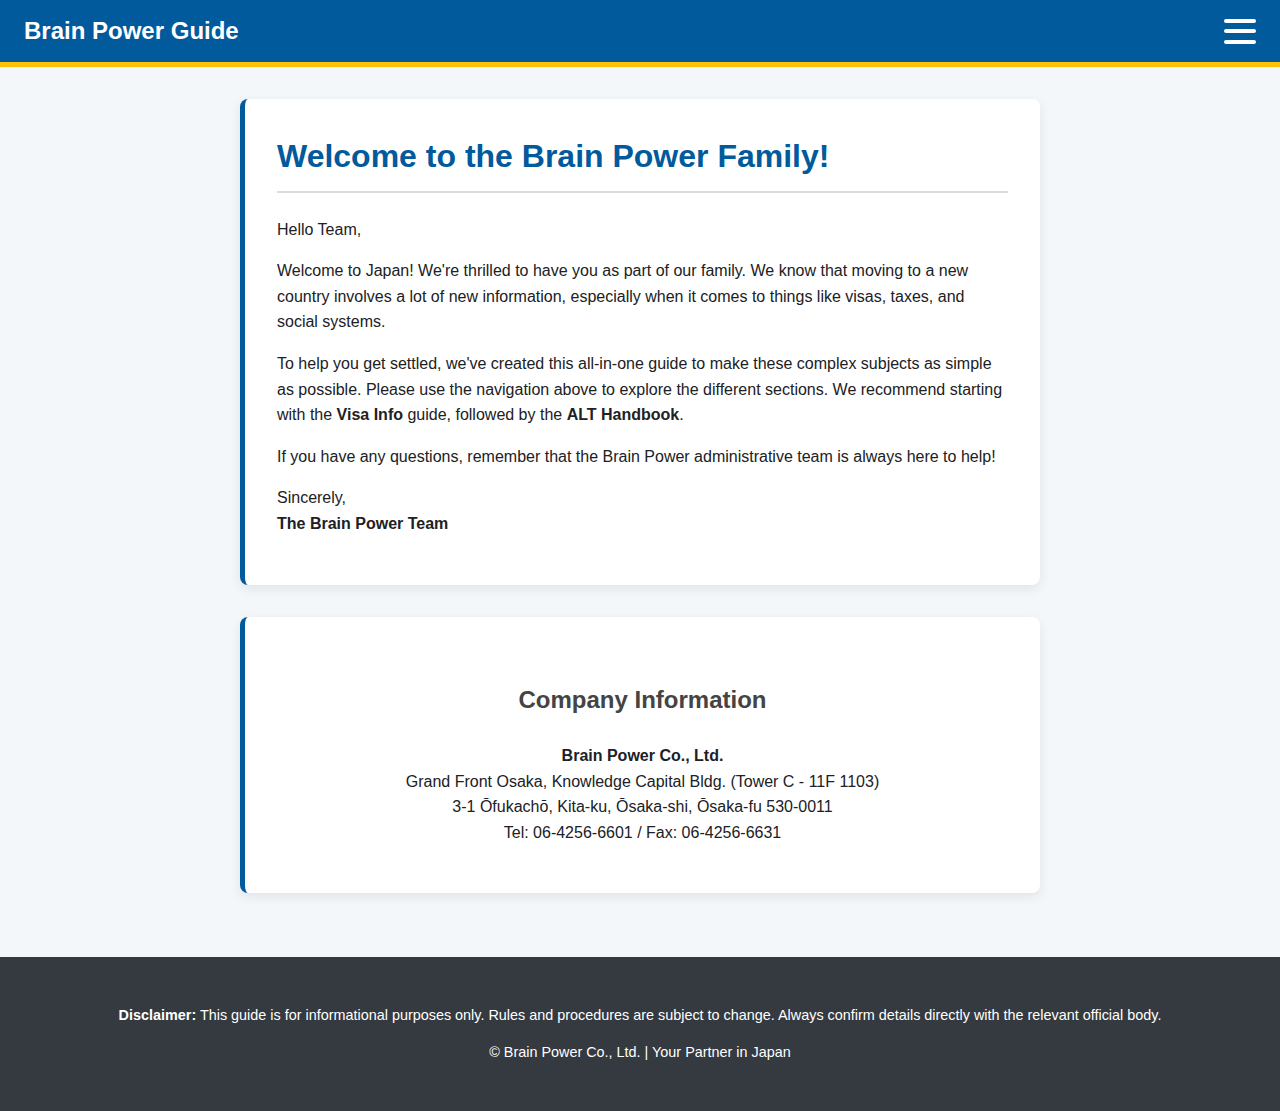
<file: index.html>
<!DOCTYPE html>
<html lang="en">
<head>
    <meta charset="UTF-8">
    <meta name="viewport" content="width=device-width, initial-scale=1.0">
    <title>Welcome - Brain Power Guide</title>
    <link rel="stylesheet" href="style.css" media="screen">
    <link rel="stylesheet" href="print.css" media="print">
</head>
<body>
    <header class="no-print">
        <div class="header-content">
            <a href="index.html" class="logo-link"><h1>Brain Power Guide</h1></a>
            <button class="hamburger-btn" id="hamburgerBtn" aria-label="Open Navigation Menu">
                <span></span>
                <span></span>
                <span></span>
            </button>
        </div>
        <nav class="mobile-nav" id="mobileNav">
            <a href="index.html" class="active">Welcome</a>
            <a href="visa-info.html">Visa Info</a>
            <a href="taxes.html">Taxes</a>
            <a href="hello-work.html">Hello Work</a>
            <a href="budgeting.html">Budgeting</a>
            <a href="alt-handbook.html">ALT Handbook</a>
            <a href="lesson-architect.html">Lesson Architect</a>
            <a href="hsp-calculator.html">HSP Calculator</a>
            <a href="emergency.html">Emergency</a>
            <a href="glossary.html">Glossary</a>
        </nav>
    </header>

    <main class="content-container">
        <section class="step">
            <h2>Welcome to the Brain Power Family!</h2>
            <p>Hello Team,</p>
            <p>Welcome to Japan! We're thrilled to have you as part of our family. We know that moving to a new country involves a lot of new information, especially when it comes to things like visas, taxes, and social systems.</p>
            <p>To help you get settled, we've created this all-in-one guide to make these complex subjects as simple as possible. Please use the navigation above to explore the different sections. We recommend starting with the <strong>Visa Info</strong> guide, followed by the <strong>ALT Handbook</strong>.</p>
            <p>If you have any questions, remember that the Brain Power administrative team is always here to help!</p>
            <p>Sincerely,<br><strong>The Brain Power Team</strong></p>
        </section>

        <section class="step company-info">
            <h3>Company Information</h3>
            <p>
                <strong>Brain Power Co., Ltd.</strong><br>
                Grand Front Osaka, Knowledge Capital Bldg. (Tower C - 11F 1103)<br>
                3-1 Ōfukachō, Kita-ku, Ōsaka-shi, Ōsaka-fu 530-0011<br>
                Tel: 06-4256-6601 / Fax: 06-4256-6631
            </p>
        </section>
    </main>

    <footer class="no-print">
        <p><strong>Disclaimer:</strong> This guide is for informational purposes only. Rules and procedures are subject to change. Always confirm details directly with the relevant official body.</p>
        <p>© Brain Power Co., Ltd. | Your Partner in Japan</p>
    </footer>

    <script src="script.js"></script>
</body>
</html>
</file>
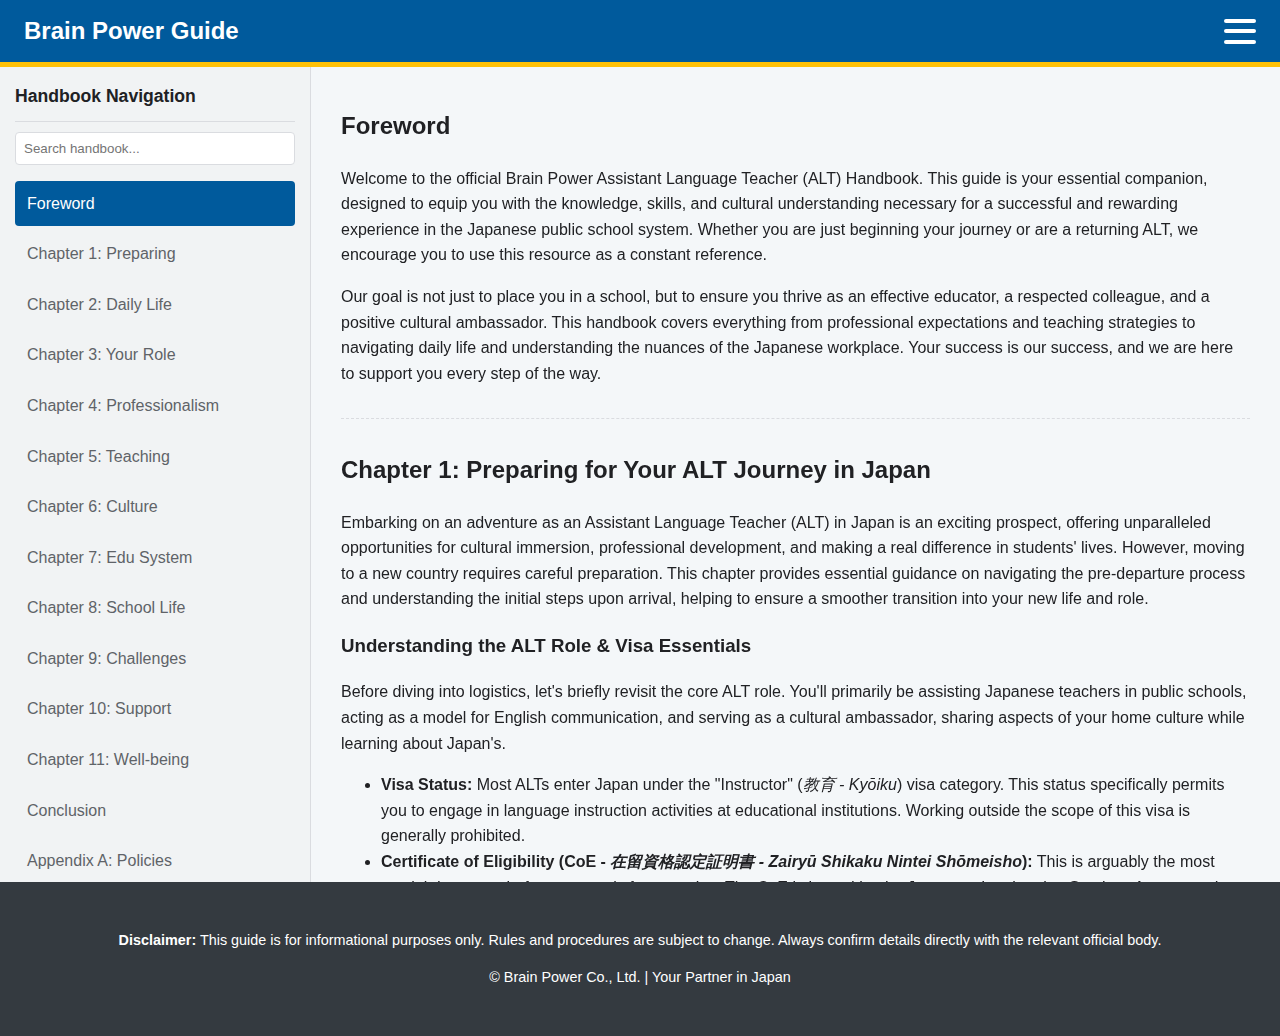
<file: alt-handbook.html>
<!DOCTYPE html>
<html lang="en">
<head>
    <meta charset="UTF-8">
    <base target="_top">
    <meta name="viewport" content="width=device-width, initial-scale=1.0">
    <title>ALT Handbook - Brain Power Guide</title>
    <link rel="stylesheet" href="style.css" media="screen">
    <link rel="stylesheet" href="print.css" media="print">
</head>
<body>
    <header class="no-print">
        <div class="header-content">
            <a href="index.html" class="logo-link"><h1>Brain Power Guide</h1></a>
            <button class="hamburger-btn" id="hamburgerBtn" aria-label="Open Navigation Menu">
                <span></span>
                <span></span>
                <span></span>
            </button>
        </div>
        <nav class="mobile-nav" id="mobileNav">
            <a href="visa-info.html">Visa Info</a>
            <a href="taxes.html">Taxes</a>
            <a href="hello-work.html">Hello Work</a>
            <a href="budgeting.html">Budgeting</a>
            <a href="alt-handbook.html" class="active">ALT Handbook</a>
            <a href="lesson-architect.html">Lesson Architect</a>
            <a href="PR-calculator.html">PR Calculator</a>
            <a href="emergency.html">Emergency</a>
            <a href="glossary.html">Glossary</a>
        </nav>
    </header>

    <div class="container alt-handbook-container">
        <div class="main-content">
            <nav class="sidebar" id="sidebarNav">
                <h2>Handbook Navigation</h2>
                <div class="search-container">
                    <input type="search" id="searchInput" placeholder="Search handbook..." aria-label="Search handbook">
                    <div id="searchNav" style="display: none;">
                        <button id="prevResultBtn" title="Previous Result"><</button>
                        <span id="resultCounter">0/0</span>
                        <button id="nextResultBtn" title="Next Result">></button>
                    </div>
                </div>
                <ul id="navLinks">
                    <li><a href="#foreword">Foreword</a></li>
                    <li><a href="#chapter1">Chapter 1: Preparing</a></li>
                    <li><a href="#chapter2">Chapter 2: Daily Life</a></li>
                    <li><a href="#chapter3">Chapter 3: Your Role</a></li>
                    <li><a href="#chapter4">Chapter 4: Professionalism</a></li>
                    <li><a href="#chapter5">Chapter 5: Teaching</a></li>
                    <li><a href="#chapter6">Chapter 6: Culture</a></li>
                    <li><a href="#chapter7">Chapter 7: Edu System</a></li>
                    <li><a href="#chapter8">Chapter 8: School Life</a></li>
                    <li><a href="#chapter9">Chapter 9: Challenges</a></li>
                    <li><a href="#chapter10">Chapter 10: Support</a></li>
                    <li><a href="#chapter11">Chapter 11: Well-being</a></li>
                    <li><a href="#conclusion">Conclusion</a></li>
                    <li><a href="#appendixA">Appendix A: Policies</a></li>
                    <li><a href="#appendixB">Appendix B: Phrases</a></li>
                    <li><a href="#appendixC">Appendix C: Glossary</a></li>
                    <li><a href="#appendixD">Appendix D: Contacts</a></li>
                    <li><a href="#appendixE">Appendix E: Dress Code</a></li>
                    <li><a href="#appendixF">Appendix F: Resources</a></li>
                    <li><a href="#appendixG">Appendix G: Sample Activities</a></li>
                    <li><a href="#appendixH">Appendix H: Planning</a></li>
                    <li><a href="#appendixI">Appendix I: Classroom English</a></li>
                    <li><a href="#appendixJ">Appendix J: Quick-Win Activities</a></li>
                </ul>
            </nav>

            <main class="content" id="mainContent">
                <button class="sidebar-toggle-btn no-print" id="sidebarToggleBtn" aria-label="Toggle Handbook Navigation">☰ Menu</button>
                <div id="searchResults" class="search-results" style="display: none;">
                    <h2>Search Results</h2>
                    <p><span id="searchResultCount">0</span> results found for "<strong id="searchTerm"></strong>". <button id="clearSearchBtn">Clear Search</button></p>
                    <hr>
                </div>
                
                <!-- All <section> content from your existing index.html goes here -->
                <section id="foreword" class="searchable-section">
                    <!-- Note: Foreword content was not provided, but it would go here. -->
                    <h2>Foreword</h2>
                    <p>Welcome to the official Brain Power Assistant Language Teacher (ALT) Handbook. This guide is your essential companion, designed to equip you with the knowledge, skills, and cultural understanding necessary for a successful and rewarding experience in the Japanese public school system. Whether you are just beginning your journey or are a returning ALT, we encourage you to use this resource as a constant reference.</p>
                    <p>Our goal is not just to place you in a school, but to ensure you thrive as an effective educator, a respected colleague, and a positive cultural ambassador. This handbook covers everything from professional expectations and teaching strategies to navigating daily life and understanding the nuances of the Japanese workplace. Your success is our success, and we are here to support you every step of the way.</p>
                </section>

                <section id="chapter1" class="searchable-section">
                    <h2>Chapter 1: Preparing for Your ALT Journey in Japan</h2>
                    <p>Embarking on an adventure as an Assistant Language Teacher (ALT) in Japan is an exciting prospect, offering unparalleled opportunities for cultural immersion, professional development, and making a real difference in students' lives. However, moving to a new country requires careful preparation. This chapter provides essential guidance on navigating the pre-departure process and understanding the initial steps upon arrival, helping to ensure a smoother transition into your new life and role.</p>
                    <h3>Understanding the ALT Role & Visa Essentials</h3>
                    <p>Before diving into logistics, let's briefly revisit the core ALT role. You'll primarily be assisting Japanese teachers in public schools, acting as a model for English communication, and serving as a cultural ambassador, sharing aspects of your home culture while learning about Japan's.</p>
                    <ul>
                        <li><strong>Visa Status:</strong> Most ALTs enter Japan under the "Instructor" (<em>教育 - Kyōiku</em>) visa category. This status specifically permits you to engage in language instruction activities at educational institutions. Working outside the scope of this visa is generally prohibited.</li>
                        <li><strong>Certificate of Eligibility (CoE - <em>在留資格認定証明書 - Zairyū Shikaku Nintei Shōmeisho</em>):</strong> This is arguably the most crucial document before you apply for your visa. The CoE is issued by the Japanese Immigration Services Agency and certifies that you meet the conditions for the requested visa status. Typically, your employer (like Brain Power or the contracting organization) will apply for the CoE on your behalf in Japan using documents you provide (such as your passport copy, photos, degree certificate/transcripts). You cannot apply for the Instructor visa at your local Japanese embassy or consulate until you (or your employer) have received the original CoE. The processing time for a CoE can vary significantly (weeks to months), so patience is required.</li>
                        <li><strong>Visa Application:</strong> Once you have the original CoE, you will apply for your Instructor visa at the Japanese embassy or consulate responsible for your region in your home country. You'll typically need your passport, the original CoE, a completed visa application form, and passport photos. Check the specific requirements on your local embassy/consulate's website, as procedures can vary slightly.</li>
                    </ul>
                    <h3>Packing Strategically: Essentials for Your Move</h3>
                    <p>Deciding what to bring can be daunting. Focus on essentials and items that might be difficult or expensive to obtain immediately upon arrival in Japan.</p>
                    <ul>
                        <li><strong>Critical Documents (Keep Secure & Make Copies!):</strong>
                            <ul>
                                <li>Passport: With your newly issued Instructor visa inside.</li>
                                <li>Certificate of Eligibility (CoE): Bring the original.</li>
                                <li>Employer Contract: A copy of your employment agreement.</li>
                                <li>Flight Itinerary: Printouts or easily accessible digital copies.</li>
                                <li>Academic Credentials: Original or certified copies of your degree certificate and possibly transcripts (sometimes required for BoE registration or future visa renewals).</li>
                                <li>International Driving Permit (IDP): Only if you plan to drive and hold a valid license from a participating country (check compatibility). Note: Driving is often not necessary or practical for ALTs in many locations.</li>
                                <li>Passport Photos: A few extra official-size photos can be useful for various registrations.</li>
                                <li>Recommendation: Scan/photograph all important documents and store copies securely online (cloud storage) and potentially on a USB drive, separate from the originals.</li>
                            </ul>
                        </li>
                        <li><strong>Clothing:</strong>
                            <ul>
                                <li>Professional Attire: Essential! At least one or two formal business suits (dark color) for initial meetings (BoE, school introductions). Pack several outfits suitable for daily "business casual" wear (collared shirts, blouses, dress pants/chinos, knee-length or longer skirts). Refer to <a href="#chapter4">Chapter 4</a> for detailed dress code specifics (<em>Midashinami</em>).</li>
                                <li>Shoes: Comfortable, professional closed-toe shoes for daily wear. Polished dress shoes for formal occasions. Consider bringing a pair of clean indoor shoes (<em>uwabaki</em>) or be prepared to buy some upon arrival (many schools require them).</li>
                                <li>Seasonal Clothing: Japan has four distinct seasons. Pack accordingly based on your arrival time, but remember you can buy items there. Summers are hot and humid; winters can be cold (especially in older school buildings which may lack central heating). Layers are often key.</li>
                                <li>Sizes: Be aware that clothing and shoe sizes in Japan often differ from Western standards and larger sizes can sometimes be harder to find outside major cities or specialized stores.</li>
                            </ul>
                        </li>
                        <li><strong>Medication:</strong>
                            <ul>
                                <li>Prescription Medication: Bring a sufficient supply for your initial period. Crucially, check the legality of your specific medication in Japan before you travel. Some common medications elsewhere (e.g., certain ADHD treatments, strong painkillers, allergy meds containing pseudoephedrine) are restricted or prohibited. Consult the website of the Japanese Ministry of Health, Labour and Welfare or your local Japanese embassy. For quantities exceeding a one-month supply or for certain controlled substances, you may need to apply online for a Medication Import Certificate (<em>Yunyu Kakunin-sho</em>) well in advance. Always carry medication in original packaging with a doctor's prescription/note explaining its necessity.</li>
                                <li>Over-the-Counter (OTC) Items: Bring a small supply of familiar basics (pain relievers, cold/flu remedies, allergy meds that are legal in Japan, band-ids, antiseptic wipes). While Japanese pharmacies are excellent, finding exact equivalents or familiar brands immediately might be tricky, especially with a language barrier.</li>
                            </ul>
                        </li>
                        <li><strong>Money:</strong>
                            <ul>
                                <li>Cash (Yen): Bring enough Japanese Yen in cash to cover initial expenses for the first week or two (transport from airport, food, immediate necessities) before you can set up a bank account and access funds easily. (~¥50,000 - ¥100,000 is often suggested, depending on circumstances).</li>
                                <li>Cards: Inform your home bank about your travel plans to avoid blocked cards. ATMs in Japan (especially at post offices and 7-Eleven convenience stores) usually accept international cards, but fees can apply. A credit card is useful for emergencies and larger purchases.</li>
                                <li>Initial Setup Costs: Be aware you might need significant funds shortly after arrival for housing setup costs (e.g., rent deposit, key money – potentially handled by your employer, but clarify this beforehand).</li>
                            </ul>
                        </li>
                        <li><strong>Electronics:</strong>
                            <ul>
                                <li>Laptop: Highly recommended for lesson planning, resource finding, communication, and personal use.</li>
                                <li>Smartphone: Check if your phone is unlocked and compatible with Japanese mobile networks if you plan to get a local SIM card.</li>
                                <li>Plug Adapters/Converters: Japan uses Type A and Type B electrical outlets (two flat pins, sometimes with a third grounding pin). Voltage is 100V, which is lower than North America (120V) and significantly lower than Europe/Australia/NZ (220-240V). Most modern electronics (laptops, phone chargers) are dual voltage (check the label for "INPUT: 100-240V"), but you'll likely need a simple plug adapter. High-power devices like hair dryers from high-voltage countries may require a voltage converter or are best purchased in Japan.</li>
                            </ul>
                        </li>
                        <li><strong>Teaching Resources (Optional):</strong>
                            <ul>
                                <li>A few favorite, culturally appropriate picture books from your country.</li>
                                <li>Small, easily packable realia (e.g., currency, postcards, small flags, items representing local culture).</li>
                                <li>A USB flash drive for transferring files.</li>
                                <li>Avoid overpacking teaching materials; many resources are available online or through your employer (like the Brain Bank - see <a href="#appendixF">Appendix F</a>).</li>
                            </ul>
                        </li>
                        <li><strong>Omiyage (Small Gifts - <em>お土産</em>):</strong>
                            <ul>
                                <li>Custom: It's customary in Japan to give small gifts when meeting people for the first time in a professional context or when returning from a trip. It's a gesture of goodwill.</li>
                                <li>Suggestions: Bring a small supply of inexpensive, individually wrapped, consumable items characteristic of your home town or country. Examples: local sweets/cookies, specialty tea bags, small stationery items.</li>
                                <li>Recipients: Prepare gifts for key people you'll meet initially: possibly your main contact at Brain Power, the Principal and Vice Principal at your main school, your primary JTEs/HRTs, and perhaps the school office staff.</li>
                                <li>Presentation: Present them politely, often saying something simple like "<em>Tsumaranai mono desu ga...</em>" (つまらないものですが...) which literally means "It's an insignificant thing, but..." (a standard humble phrase) or "<em>Kore, douzo</em>" (これ、どうぞ - Here you go / Please accept this).</li>
                            </ul>
                        </li>
                    </ul>
                    <h3>Arrival in Japan: First Steps at the Airport</h3>
                    <p>Your journey truly begins when you land.</p>
                    <ul>
                        <li><strong>Immigration:</strong> Have your Passport (with visa) and the original CoE ready. Follow the signs for foreign residents. You will likely be fingerprinted, photographed, and issued your Residence Card (<em>在留カード - Zairyū Kādo</em>) right there at the airport (major airports like Narita, Haneda, Kansai). This card is your official ID in Japan – you must carry it with you at all times. Double-check that all details on it are correct before leaving the counter.</li>
                        <li><strong>Customs:</strong> Collect your luggage and proceed through customs, filling out the declaration form if required.</li>
                    </ul>
                    <h3>Connecting with Your Employer / Initial Transport & Accommodation</h3>
                    <p>Your employer (Brain Power) should provide clear instructions on what happens immediately after clearing customs. This might involve:</p>
                    <ul>
                        <li>Meeting a company representative at the airport.</li>
                        <li>Instructions for taking specific transport (train, bus, taxi) to your initial accommodation.</li>
                        <li>Details about your temporary or permanent housing arrangements.</li>
                    </ul>
                    <p>Follow your employer's instructions precisely.</p>
                    <h3>Next Steps on the Horizon (Brief Overview)</h3>
                    <p>The first few days and weeks involve several crucial administrative tasks to get settled. While details may vary, you will typically need to:</p>
                    <ol>
                        <li><strong>Register Your Address:</strong> Visit your local City/Ward Office (<em>市役所/区役所 - Shiyakusho/Kuyakusho</em>) within 14 days of finding accommodation to register your address on your Residence Card.</li>
                        <li><strong>Open a Bank Account:</strong> Necessary for receiving salary payments. Your employer may assist with this. Japan Post Bank (<em>ゆうちょ銀行 - Yūcho Ginkō</em>) is often accessible for newcomers.</li>
                        <li><strong>Get a Phone/SIM Card:</strong> Essential for communication. Options range from major carriers to budget MVNOs. Your employer might offer guidance.</li>
                    </ol>
                    <p>(These settling-in tasks might be covered more in <a href="#chapter2">Chapter 2</a>, but mentioning them here sets expectations).</p>
                    <p>Thorough preparation before leaving home can significantly ease your transition and allow you to focus on the exciting challenges and rewards of your new role as a Brain Power ALT in Japan.</p>
                </section>

                <section id="chapter2" class="searchable-section">
                    <h2>Chapter 2: Navigating Daily Life in Japan</h2>
                    <p>Welcome to Japan! Beyond the school gates lies a vibrant and fascinating country. Getting comfortable with the basics of everyday life will significantly enhance your experience, reduce stress, and help you feel more at home. This chapter covers essential practicalities, from getting around and buying groceries to handling bills and basic healthcare.</p>
                    <h3>Getting Around: Mastering Public Transportation</h3>
                    <p>Japan boasts one of the world's most efficient and punctual public transportation systems, especially its trains.</p>
                    <ul>
                        <li><strong>Trains & Subways:</strong>
                            <ul>
                                <li>Networks: Major cities have extensive subway and JR (Japan Railways) networks, while local lines connect smaller towns. Trains are the primary mode of inter-city and intra-city travel for many.</li>
                                <li>Punctuality: Trains are incredibly punctual. Schedules are precise, often down to the minute.</li>
                                <li>Tickets vs. IC Cards: While you can buy individual paper tickets for each journey, it's highly recommended to get a rechargeable IC Card (<em>交通系ICカード - Kōtsū-kei IC Kādo</em>) immediately. Common examples include Suica (mainly JR East/Tokyo area) and Pasmo (Tokyo Metro/private lines), but major cards like ICOCA (Kansai), Kitaca (Hokkaido), etc., are now largely interchangeable nationwide.
                                    <ul>
                                        <li>How they work: Purchase a card at a ticket machine (usually requires a ¥500 refundable deposit). Load it with cash at ticket machines or convenience stores. Simply tap the card on the reader at the entrance gate and tap again when exiting. The fare is automatically deducted.</li>
                                        <li>Versatility: IC cards can also be used for payment at most convenience stores, many vending machines, some shops, and even on buses. Extremely convenient!</li>
                                    </ul>
                                </li>
                                <li>Navigating: Use apps like Google Maps or Japan Transit Planner (by Jorudan). They provide precise routes, train times, platform numbers, transfer information, and fare calculations in English. Station signage usually includes English. Pay attention to train line names/colors and destinations. Distinguish between Local (<em>各駅停車 - Kakueki-teisha</em>), Rapid (<em>快速 - Kaisoku</em>), Express (<em>急行 - Kyūkō</em>), and Limited Express (<em>特急 - Tokkyū</em>) trains, as they stop at different stations.</li>
                                <li>Etiquette: Be mindful of noise levels (avoid loud conversations or phone calls). Offer seats to the elderly, pregnant individuals, or those with disabilities (priority seats - <em>優先席 - yūsenseki</em> are designated). Eating/drinking is generally acceptable on longer-distance trains (like the Shinkansen/bullet train) but often frowned upon on short commuter train/subway rides. Line up neatly on platforms where indicated.</li>
                            </ul>
                        </li>
                        <li><strong>Buses:</strong>
                            <ul>
                                <li>Usage: Common within cities and in more rural areas where trains are less frequent.</li>
                                <li>Payment: Often uses IC cards (tap on entry and/or exit depending on the system – watch others!). Cash payment usually involves taking a numbered ticket upon entry (<em>整理券 - seiriken</em>) and paying the fare corresponding to your number on the display board into a machine near the driver when exiting. Exact change is often preferred, but change machines are usually available.</li>
                                <li>Routes/Schedules: Can be trickier to navigate than trains. Use apps or check schedules posted at bus stops.</li>
                            </ul>
                        </li>
                        <li><strong>Taxis:</strong> Available but generally more expensive than public transport, especially for longer distances. Useful late at night when trains stop running or for group travel. Doors often open/close automatically.</li>
                    </ul>
                    <h3>Shopping Essentials: Convenience Stores & Supermarkets</h3>
                    <ul>
                        <li><strong>Convenience Stores (Konbini - <em>コンビニ</em>):</strong> Ubiquitous (7-Eleven, FamilyMart, Lawson are the main chains). They are incredibly versatile:
                            <ul>
                                <li>Open 24/7 (most).</li>
                                <li>Sell snacks, drinks, pre-made meals (<em>bentō</em> boxes, rice balls/<em>onigiri</em>, sandwiches), basic toiletries, stationery, magazines.</li>
                                <li>Offer services like ATMs (often international card friendly), bill payment, ticket purchasing (concerts, events via terminals), package sending/receiving, photocopying/printing.</li>
                                <li>A lifesaver for quick meals, forgotten items, or paying bills.</li>
                            </ul>
                        </li>
                        <li><strong>Supermarkets (<em>スーパー</em>):</strong> For regular grocery shopping.
                            <ul>
                                <li>Offer a wider selection of fresh produce, meat, fish, dairy, packaged goods, and household items than <em>konbini</em>.</li>
                                <li>Prices are generally better than <em>konbini</em> for groceries.</li>
                                <li>Peak times can be busy (evenings, weekends).</li>
                                <li>May need to bring your own reusable shopping bags (plastic bags often incur a small fee).</li>
                                <li>Look for discount stickers (<em>waribiki - 割引</em>) on perishable items later in the evening.</li>
                            </ul>
                        </li>
                        <li><strong>Shopping Etiquette:</strong> Generally polite and efficient. Greet staff with a nod or quiet "<em>konnichiwa</em>." Handle money respectfully (use the provided tray for payment). Thank staff ("<em>arigatou gozaimasu</em>").</li>
                    </ul>
                    <h3>Staying Healthy: Healthcare Basics</h3>
                    <p>Japan has a high-quality healthcare system, but navigating it as a newcomer requires some understanding.</p>
                    <ul>
                        <li><strong>National Health Insurance (NHI - <em>国民健康保険 - Kokumin Kenkō Hoken</em>):</strong> As a resident, enrollment in Japan's health insurance system is mandatory. You will likely be enrolled in either the National Health Insurance (if your employer doesn't provide <em>Shakai Hoken</em>) or Social Insurance (<em>社会保険 - Shakai Hoken</em>), which includes health insurance provided through your employer (like Brain Power). Clarify your insurance type with your employer.
                            <ul>
                                <li>Coverage: Typically covers 70% of most medical and dental costs. You pay the remaining 30% at the time of service.</li>
                                <li>Insurance Card: You will receive an insurance card. Always carry it and present it when visiting any clinic or hospital.</li>
                            </ul>
                        </li>
                        <li><strong>Finding a Doctor/Clinic (<em>クリニック</em>):</strong>
                            <ul>
                                <li>Clinics are usually specialized (internal medicine - <em>naika</em>, dermatology - <em>hifuka</em>, ear/nose/throat - <em>jibiinkōka</em>, dentist - <em>shika</em>, etc.). For general non-emergency issues, start with an internal medicine clinic.</li>
                                <li>Ask colleagues or your employer for recommendations, especially for English-speaking doctors if needed (though availability varies). Websites listing English-speaking providers exist for major cities.</li>
                                <li>Appointments may or may not be required; some clinics operate on a walk-in basis (expect potentially long waits).</li>
                            </ul>
                        </li>
                        <li><strong>Hospitals (<em>病院 - Byōin</em>):</strong> Generally for more serious conditions, emergencies, or specialist consultations requiring a referral from a clinic (though some allow direct visits).</li>
                        <li><strong>Pharmacies (<em>薬局 - Yakkyoku</em>):</strong> Prescription medications are dispensed at pharmacies separate from the clinic/hospital. You'll take your prescription (<em>shohōsen</em>) there. Over-the-counter (OTC) medicines are sold at drugstores (<em>ドラッグストア - doraggusutoa</em>), which also sell toiletries and cosmetics.</li>
                        <li><strong>Emergencies:</strong> Dial 119 for ambulance or fire department. Be prepared to state your location clearly (or ask someone nearby to help).</li>
                    </ul>
                    <h3>Money Matters: Banking & Paying Bills</h3>
                    <ul>
                        <li><strong>ATMs:</strong> Widely available. ATMs at Post Offices and 7-Eleven <em>konbini</em> are generally the most reliable for international cards. Be aware of potential withdrawal limits and fees from both the ATM operator and your home bank.</li>
                        <li><strong>Opening a Bank Account:</strong> As mentioned, essential for salary. Your employer will likely guide you. You'll typically need your Residence Card, passport, and possibly a Japanese phone number and personal seal (<em>hanko/inkan</em> - though signatures are increasingly accepted for foreigners).</li>
                        <li><strong>Paying Bills (Utilities, Phone, etc.):</strong> Common methods:
                            <ul>
                                <li>Convenience Store Payment: Many bills come with a barcode slip you can take to any major <em>konbini</em> and pay in cash at the register. Very common and convenient.</li>
                                <li>Bank Transfer (<em>Furikomi - 振込</em>): Can be done via ATM or online banking once your account is set up. Requires knowing the recipient's bank details.</li>
                                <li>Automatic Withdrawal (<em>口座振替 - Kōza Furikae</em>): Set up direct debits from your bank account (requires initial paperwork).</li>
                            </ul>
                        </li>
                    </ul>
                    <h3>Staying Connected: Phone & Internet</h3>
                    <ul>
                        <li><strong>Mobile Phones/SIM Cards:</strong> Options range from contract plans with major carriers (Docomo, Softbank, AU - often require longer residency/visa status) to more flexible prepaid SIMs or contracts with Mobile Virtual Network Operators (MVNOs) which can be cheaper (e.g., Rakuten Mobile, IIJmio, LINE Mobile). Research options based on your data needs and device compatibility. Your employer might offer assistance or recommendations.</li>
                        <li><strong>Home Internet:</strong> Options typically include fiber optic, cable, or mobile Wi-Fi routers. Setting this up usually involves a separate contract. Apartment buildings sometimes have pre-installed options.</li>
                    </ul>
                    <h3>Food Glorious Food: A Taste of Japan</h3>
                    <p>Exploring Japanese cuisine is one of the great joys of living here!</p>
                    <ul>
                        <li><strong>Common Foods:</strong> Rice is a staple. Expect lots of noodles (ramen, udon, soba), seafood (sushi, grilled fish), vegetables, tofu, miso soup. Explore local specialties!</li>
                        <li><strong>Eating Etiquette (Basics):</strong>
                            <ul>
                                <li>Say "<em>Itadakimasu</em>" (頂きます) before eating (expresses gratitude).</li>
                                <li>Say "<em>Gochisousama deshita</em>" (ごちそうさまでした) after finishing (thanks for the meal).</li>
                                <li>Learn basic chopstick (<em>hashi - 箸</em>) etiquette (don't stick them upright in rice, don't pass food directly from chopstick to chopstick). It's okay if you're not perfect!</li>
                                <li>Slurping noodles (like ramen or soba) is generally acceptable and even shows appreciation.</li>
                            </ul>
                        </li>
                    </ul>
                    <h3>Dealing with Trash (Gomi - <em>ゴミ</em>)</h3>
                    <ul>
                        <li><strong>Sorting is Mandatory:</strong> Japan has strict rules for waste disposal. Trash must be sorted into categories (e.g., burnable, non-burnable, plastics, bottles, cans, oversized items).</li>
                        <li><strong>Local Rules:</strong> Sorting categories, collection days, and designated bag types vary significantly by municipality. Your local city/ward office will provide detailed guides (often multilingual). Ask your landlord, employer, or neighbors if unsure.</li>
                        <li><strong>Importance:</strong> Failure to sort trash correctly can result in it not being collected or causing issues with neighbors/building management. Take it seriously!</li>
                    </ul>
                    <p>Navigating these daily life aspects takes practice, but don't be afraid to ask for help (from colleagues, your employer, or even politely from shop staff using simple language/gestures). Embrace the learning process, stay observant, and you'll quickly find your rhythm in Japan!</p>
                </section>

                <section id="chapter3" class="searchable-section">
                    <h2>Chapter 3: Understanding Your Role: More Than Just Teaching</h2>
                    <p>Your position as an Assistant Language Teacher (ALT) with Brain Power places you in a unique and influential role within the Japanese public school system. While your primary focus is undoubtedly on language education, understanding the broader context of your responsibilities, relationships, and the impact you have is fundamental to achieving success and navigating your role effectively.</p>
                    <h3>The ALT Position: An Overview</h3>
                    <p>As a Brain Power ALT, you are selected for your proficiency in English and your potential to bring valuable linguistic and cultural perspectives into the classroom. Your core duties typically involve:</p>
                    <ul>
                        <li><strong>Assisting:</strong> Collaborating closely with the Japanese Teacher of English (JTE) in junior high school and/or the Homeroom Teacher (HRT) in elementary school to plan and deliver engaging English lessons. You are part of a teaching team.</li>
                        <li><strong>Modeling:</strong> Serving as a consistent model of natural, communicative English, focusing on accurate pronunciation, intonation, rhythm, and common expressions.</li>
                        <li><strong>Cultural Exchange:</strong> Sharing aspects of your home culture (customs, holidays, daily life, perspectives) in appropriate ways to broaden students' understanding of the world and provide context for the English language.</li>
                        <li><strong>Motivating:</strong> Inspiring students and fostering a positive attitude towards learning English through interactive activities, games, songs, and genuine enthusiasm.</li>
                        <li><strong>Facilitating Communication:</strong> Creating and maximizing opportunities for students to use English actively in the classroom, rather than just passively learning grammar rules.</li>
                    </ul>
                    <p>You are not specifically expected to be the lead teacher solely responsible for curriculum design or student assessment, but rather a vital partner who brings specific skills and perspectives to enhance the overall English learning experience. However, not all classrooms and schools are the same, so the role of an ALT must be a flexible one. You may be asked to step out of that assistant role every now and then.</p>
                    <h3>Brain Power, The School, and You: Our Relationship</h3>
                    <p>Understanding the dynamics between Brain Power, your assigned school(s), and yourself is crucial for smooth operations and clear communication:</p>
                    <ol>
                        <li><strong>Brain Power & The Client (BoE/School):</strong> Brain Power holds a contractual agreement with the local Board of Education (BoE) or directly with individual schools in some cases. These entities are our clients. We are contracted to provide them with qualified and professional ALT services. Their satisfaction is paramount to our continued partnership.</li>
                        <li><strong>Brain Power & You:</strong> You are an employee of Brain Power. We are responsible for your employment contract, salary, benefits, visa sponsorship (where applicable), initial training, and ongoing support throughout your placement. You report to Brain Power regarding contractual and employment matters.</li>
                        <li><strong>You & The School:</strong> Your daily work takes place within the school environment. You operate under the daily supervision and guidance of school staff (principals, vice-principals, JTEs/HRTs) and are expected to adhere to the school's rules, schedule, and operational procedures. You collaborate directly with school personnel, particularly your designated JTEs or HRTs, for lesson planning and classroom activities.</li>
                    </ol>
                    <p>Think of it as Brain Power providing a specialized professional (you) to work on-site within the client's organization (the school). Clear communication and adherence to protocols within this triangular relationship are essential.</p>
                    <h3>The "Customer Service" Perspective: Why It Matters</h3>
                    <p>It may seem unusual to frame an educational role in terms of "customer service," but adopting this mindset is incredibly helpful for understanding the expectations placed upon you as a dispatched ALT. Brain Power is providing a valuable service to our clients (the BoE and schools). Your performance, conduct, attitude, and professionalism directly reflect on the quality of that service.</p>
                    <p>Thinking about this "service provider" aspect can help clarify many of the professional expectations placed upon you, which go beyond just classroom instruction. To illustrate this, let's use an analogy: consider the difference between a good server and a poor server in a restaurant.</p>
                    <p>Imagine you are a customer. Take a moment to think: what specific actions, attitudes, or characteristics would make you classify a server as excellent? Conversely, what would make you label a server as poor, potentially leading you to complain or not return?</p>
                    <p>Let's break down some common characteristics we associate with each:</p>
                    <p><strong>Qualities Often Associated with a GOOD Server:</strong></p>
                    <ul>
                        <li><strong>Appearance & Hygiene:</strong> Presents well - wears appropriate attire for the establishment, looks well-groomed, clean, and hygienic.
                            <ul><li><em>ALT Connection:</em> This directly translates to adhering to the professional dress code (<em>midashinami</em> - see <a href="#chapter4">Chapter 4</a>), maintaining good personal hygiene, and presenting a neat appearance at school. It shows respect for the workplace and the profession.</li></ul>
                        </li>
                        <li><strong>Attitude & Demeanor:</strong> Is polite, cheerful, smiles, seems happy to be there, is courteous and respectful towards customers.
                            <ul><li><em>ALT Connection:</em> A positive, approachable (<em>genki</em>) attitude, consistent use of polite greetings (<em>aisatsu</em> - see <a href="#chapter4">Chapter 4</a> and <a href="#appendixB">Appendix B</a>), and respectful interactions with ALL staff and students are crucial. This fosters positive relationships and makes collaboration easier.</li></ul>
                        </li>
                        <li><strong>Service & Efficiency:</strong> Is attentive without being intrusive, responsive to requests, prompt/quick, helpful, organized, and knowledgeable about the menu or specials.
                            <ul><li><em>ALT Connection:</em> This mirrors being punctual (<em>jikan genshu</em> - see <a href="#chapter4">Chapter 4</a>), prepared for lessons (<em>junbi</em> - see <a href="#chapter4">Chapter 4</a>), organized (<em>seiri seiton</em> - see <a href="#chapter4">Chapter 4</a>), responsive to JTE/HRT requests, proactively offering assistance during downtime, and having a good grasp of lesson content and objectives.</li></ul>
                        </li>
                        <li><strong>Reliability:</strong> Shows up on time for their shift, remembers orders correctly, follows through on requests.
                            <ul><li><em>ALT Connection:</em> This emphasizes the importance of consistent attendance, punctuality, fulfilling commitments (like attending meetings or events), and reliably preparing agreed-upon lesson components.</li></ul>
                        </li>
                    </ul>
                    <p><strong>Qualities Often Associated with a POOR Server:</strong></p>
                    <ul>
                        <li><strong>Attitude & Demeanor:</strong> Seems slow, lazy, or disinterested; appears rude, unfriendly, or dismissive; doesn't smile or make eye contact; seems like they don't care about the customer's experience.
                            <ul><li><em>ALT Connection:</em> A negative, uncooperative, or visibly bored attitude, lack of greetings, or perceived laziness (e.g., unprofessional activities during work time) quickly damages professional relationships and the perception of the ALT's commitment.</li></ul>
                        </li>
                        <li><strong>Appearance & Hygiene:</strong> Has poor personal hygiene (bad breath, body odour), wears messy, stained, or inappropriate clothes.
                            <ul><li><em>ALT Connection:</em> Ignoring personal hygiene or dressing unprofessionally/inappropriately sends a message of disrespect and carelessness, immediately creating a negative impression.</li></ul>
                        </li>
                        <li><strong>Service & Efficiency:</strong> Is forgetful, doesn't listen to requests, is uninformed about the basics, is slow to respond, or makes frequent mistakes.
                            <ul><li><em>ALT Connection:</em> Being unprepared for lessons, forgetting agreed-upon plans, not confirming understanding leading to errors, or being disorganized reflects poorly on the ALT's competence and respect for colleagues' time.</li></ul>
                        </li>
                        <li><strong>Conduct:</strong> Is combative, argumentative, complains openly, or handles disagreements unprofessionally.
                            <ul><li><em>ALT Connection:</em> Public complaining, arguing with staff, or resisting feedback/changes directly violates cultural norms (<em>wa, mentsu</em> - see <a href="#chapter6">Chapter 6</a>) and marks the ALT as difficult and unprofessional, reflecting badly on Brain Power.</li></ul>
                        </li>
                    </ul>
                    <p>These same perceptions apply directly to your role. Just as your perception of the entire restaurant can be heavily influenced by the quality of the server, the school's and BoE's perception of you, Brain Power and the ALT program is significantly shaped by your overall professionalism, attitude, and conduct – the "service" aspects of your role. While excellent teaching is vital, factors like your punctuality, appearance, willingness to help, positive attitude, and ability to work harmoniously with staff significantly impact how you (and by extension, Brain Power) are viewed by the school administration and the BoE. Consistently demonstrating the traits of a "good server" builds trust and strengthens our partnership with the schools.</p>
                    <h3>Your Impact: Representing Yourself, Brain Power, and Your Culture – The Weight and Opportunity of Representation</h3>
                    <p>As an ALT, you occupy a unique and highly visible position within the school and often the wider local community. You are not just an educator; you are a linguistic resource, a cultural bridge, and, significantly, a representative. Especially if you are new to the community or visibly non-Japanese, your presence naturally draws attention. Your actions, words, attitude, and even appearance are observed, consciously or unconsciously, by students, teachers, administrative staff, parents, and community members. This visibility means your interactions carry significant weight, and you are constantly perceived as representing multiple entities simultaneously:</p>
                    <ol>
                        <li><strong>Representing Yourself:</strong>
                            <ul><li><strong>Building Personal Credibility:</strong> First and foremost, your daily conduct shapes your personal professional reputation. Are you seen as diligent, prepared, punctual, positive, and easy to collaborate with? Or are you perceived as unreliable, unprepared, negative, or difficult? Your individual actions – arriving on time, having materials ready, greeting colleagues warmly, offering help, responding constructively to feedback – build your credibility and trustworthiness. This directly impacts the quality of your working relationships, the opportunities you might be given, and the overall success and enjoyment of your own experience. Conversely, consistent lateness, lack of preparation, or a poor attitude can quickly label you as unprofessional, straining relationships and limiting your effectiveness. Every day offers a chance to reinforce a positive professional identity.</li></ul>
                        </li>
                        <li><strong>Representing Brain Power (The Company):</strong>
                            <ul>
                                <li><strong>Embodying Our Service:</strong> Remember the relationship structure: Brain Power provides a professional ALT service to our clients (the BoE and schools), and you are the embodiment of that service on-site. Your performance, professionalism, and how you integrate into the school environment directly reflect upon Brain Power's reputation.</li>
                                <li><strong>Impact on Business Relationships:</strong> When you perform well, demonstrate professionalism, build positive relationships, and receive good feedback from the school, you strengthen Brain Power's standing with our clients. This is absolutely crucial for maintaining current contracts, securing future placements for yourself and other ALTs, and upholding our company's image as a provider of high-quality, reliable educational support. Your success is Brain Power's success in the eyes of the school and the BoE.</li>
                                <li><strong>The Risks of Negative Reflection:</strong> Conversely, unprofessional conduct, repeated policy violations, complaints from the school, or failure to meet basic expectations directly damages Brain Power's reputation and our relationship with the client. This can jeopardize contracts, make it difficult to place future ALTs in that school or city, and undermines the trust that is essential for our business partnerships.</li>
                            </ul>
                        </li>
                        <li><strong>Representing Your Home Country/Culture (The Unofficial Ambassador):</strong>
                            <ul>
                                <li><strong>Shaping Perceptions:</strong> Fairly or unfairly, you will often be seen as a representative of your home country and its culture. For many students and perhaps some staff members, you might be one of the few foreigners they interact with regularly. Your behavior, attitudes, and how you speak about your home country can significantly shape their understanding – and potentially reinforce or challenge stereotypes – about people from your background.</li>
                                <li><strong>The Opportunity for Positive Exchange:</strong> While this can feel like pressure, view it as an incredible opportunity for positive cultural exchange. By demonstrating respect for Japanese culture, showing genuine interest in learning, sharing aspects of your own culture appropriately and positively, being patient during communication challenges, and conducting yourself professionally, you act as a positive cultural ambassador.</li>
                                <li><strong>Avoiding Negative Representation:</strong> Conversely, complaining frequently about Japan or Japanese customs, acting disrespectfully, displaying arrogance, or behaving unprofessionally can inadvertently reinforce negative stereotypes and create barriers to mutual understanding.</li>
                            </ul>
                        </li>
                    </ol>
                    <p><strong>The Interconnected Nature and Scope:</strong></p>
                    <p>These three representational roles are deeply intertwined. A lapse in personal professionalism reflects poorly on Brain Power and might also be unfairly interpreted as typical behavior for someone from your home country. This responsibility extends beyond the classroom and school hours. How you conduct yourself in the local town, on public transport, in shops, or at community events – especially if you are identifiable as "the ALT from the local school" – also contributes to these perceptions.</p>
                    <p>Understanding this multifaceted representation isn't meant to intimidate you, but rather to foster mindfulness and a sense of responsibility. Every interaction is a chance to build trust and make a positive impression. By consistently striving for high standards of professionalism, cultural sensitivity, and positive engagement, you benefit everyone involved: enhancing your own experience, strengthening Brain Power's partnerships, enriching the school environment, providing a positive role model for students, and contributing meaningfully to cross-cultural understanding. Your positive presence has a ripple effect.</p>
                </section>

                <section id="chapter4" class="searchable-section">
                    <h2>Chapter 4: Professionalism in the Japanese School Environment</h2>
                    <p>Professionalism in Japan extends beyond simply completing your assigned tasks. It is deeply interwoven with cultural values emphasizing respect, responsibility, consideration for the group, and maintaining harmony (<em>wa</em> - see <a href="#chapter6">Chapter 6</a>). Your ability to understand and demonstrate professionalism according to Japanese standards is critical for building trust, fostering positive working relationships, and ensuring a successful placement.</p>
                    <h3>The Power of Perception: First Impressions and Ongoing Conduct</h3>
                    <p>It cannot be overstated: first impressions (<em>daiichi inshō - 第一印象</em>) are incredibly significant in Japan. The way you present yourself during initial meetings with Brain Power staff, Board of Education officials, and school administrators (especially the Principal and Vice Principal) sets the tone for your entire working relationship. You only get one chance to make a positive first impression, so make it count.</p>
                    <p>However, professionalism is not just a one-time performance. It requires consistent effort and mindfulness in your daily conduct. How you dress, your attitude, your punctuality, your preparedness, and your flexibility all contribute to how you are perceived by colleagues, students, and the wider school community. While your classroom performance is vital, performance reviews and overall evaluations conducted by the school often weigh these professional attributes heavily. A lack of proficiency in these areas can negatively impact your evaluation and your relationship with the school, even if your lessons are excellent.</p>
                    <h3>Midashinami (身だしなみ): Appearance and Grooming</h3>
                    <p><em>Midashinami</em> is a key concept referring to taking care of one's personal appearance to ensure it is appropriate for the time, place, and occasion, thereby showing respect for others and the situation. It's about presenting yourself neatly and professionally.</p>
                    <ul>
                        <li><strong>Dress Code:</strong> Adhering to the dress code is a fundamental sign of respect for the professional environment. (See <a href="#appendixE">Appendix E</a> for visual examples).
                            <ul>
                                <li><strong>First Meetings & Formal Occasions:</strong> (e.g., meeting BoE officials, school principal for the first time, school ceremonies like entrance/graduation). This is non-negotiable.
                                    <ul>
                                        <li>Men: A clean, well-pressed, dark-colored conservative business suit, a plain white dress shirt, a conservative tie, dark socks, and polished dress shoes.</li>
                                        <li>Women: A professional, conservative business suit (pants or skirt), a modest blouse, or equivalent formal business attire. Hosiery is generally recommended with skirts. Choose professional, closed-toe shoes with a low or moderate heel (avoid stilettos or noisy heels).</li>
                                    </ul>
                                </li>
                                <li><strong>Daily School Wear:</strong> Aim for "business casual" or "smart casual," always leaning towards the conservative and professional side. Observe what your JTEs and other teachers wear, especially the more senior ones.
                                    <ul>
                                        <li>Acceptable Examples:
                                            <ul>
                                                <li>Tops: Collared shirts (button-down or polo shirts - polos may be more acceptable after you've settled in), modest blouses (ensure necklines are not too low and shoulders are covered – no tank tops or spaghetti straps), professional sweaters or cardigans.</li>
                                                <li>Bottoms: Dress pants, chinos, khakis, knee-length or longer skirts (pencil or A-line styles are common). Ensure skirts are not too tight or revealing.</li>
                                                <li>Shoes: Clean, closed-toe professional shoes (e.g., loafers, flats, low dress shoes). Many schools require separate indoor shoes (<em>uwabaki - 上履き</em>); please confirm and prepare accordingly. Athletic shoes/sneakers should only be worn for P.E. class or specific sports events.</li>
                                            </ul>
                                        </li>
                                        <li>Generally Unacceptable Examples: Jeans (of any color), shorts (unless for specific P.E. activities), leggings worn as pants (okay under skirts/dresses), t-shirts with large logos, graphics, or potentially offensive writing, hoodies worn in the classroom/staff room, revealing clothing (low-cut tops, very short skirts, bare midriffs), workout attire (unless teaching P.E.), flip-flops, casual sandals, overly worn or dirty shoes.</li>
                                    </ul>
                                </li>
                                <li><strong>Tip:</strong> If you are ever unsure, choose the more conservative option. It's always better to be slightly overdressed than underdressed. Ensure clothes are clean, ironed, and in good repair (no holes or stains).</li>
                            </ul>
                        </li>
                        <li><strong>Grooming Specifics:</strong> Attention to detail matters.
                            <ul>
                                <li>Hair: Keep hair neat, tidy, and styled professionally. Ensure it is kept out of your face. Natural hair colors are the standard and strongly preferred. If you have brightly colored or unconventional hair, this must be discussed with Brain Power before you meet any school officials, as it can be a significant issue in some areas.</li>
                                <li>Facial Hair: If you have a beard or mustache, it must be kept neatly trimmed and well-groomed at all times. A scruffy or unkempt appearance is unprofessional.</li>
                                <li>Makeup: Should be natural-looking and professional. Avoid heavy or overly bright makeup.</li>
                                <li>Scents: Avoid strong perfumes, colognes, aftershaves, or heavily scented lotions. Many Japanese people have sensitivities to strong smells, and confined spaces like classrooms or the staff room make this particularly important. Subtle or unscented products are best.</li>
                            </ul>
                        </li>
                        <li><strong>Tattoos and Piercings Policy:</strong> This is a particularly sensitive area in Japan, often associated with organized crime (<em>yakuza</em>). (See <a href="#appendixA">Appendix A</a>, Point 5).
                            <ul>
                                <li>Tattoos: All tattoos must be completely covered at all times while at work or attending school functions. This includes covering them with clothing, bandages, or specialized covers. There are generally no exceptions to this rule in public schools. Be prepared to manage this daily.</li>
                                <li>Piercings: Standard, conservative earlobe piercings are usually acceptable. However, facial piercings (nose, lip, eyebrow, tongue, etc.) and multiple or large ear piercings are generally considered unprofessional and should be removed or replaced with clear, inconspicuous retainers during work hours. Consult with Brain Power if you have specific concerns.</li>
                            </ul>
                        </li>
                        <li><strong>Hygiene Essentials:</strong> Maintain good personal hygiene. Shower daily, use deodorant (preferably unscented or lightly scented), brush your teeth regularly, and be mindful of breath odour, especially after eating or drinking coffee.</li>
                    </ul>
                    <h3>Taido (態度): Attitude and Demeanor</h3>
                    <p>Your attitude – how you carry yourself and interact with others – is constantly observed and plays a huge role in how you are perceived.</p>
                    <ul>
                        <li><strong>The Importance of Being Approachable (<em>Genki - 元気</em>):</strong> <em>Genki</em> means healthy, energetic, and cheerful. While you don't need to be artificially bubbly, strive to project a positive, friendly, and approachable demeanor. Smile often! This makes you seem more open and easier to work with. Even if you are feeling tired or stressed, it's important to maintain a professional and pleasant public face (<em>tatemae - 建前</em> – see <a href="#chapter6">Chapter 6</a>). A consistently sullen or negative attitude will create barriers.</li>
                        <li><strong>Mastering Aisatsu (挨拶): Essential Greetings:</strong> <em>Aisatsu</em> are more than just saying hello; they are fundamental rituals of respect and acknowledging others' presence. Failing to use greetings properly is considered rude. (See <a href="#appendixB">Appendix B</a> for key phrases).
                            <ul>
                                <li>Make it a habit to greet colleagues clearly with "<em>Ohayou gozaimasu</em>" upon arrival.</li>
                                <li>Use "<em>Shitsurei shimasu</em>" when entering or leaving rooms like the staff room, principal's office, or even a classroom mid-lesson.</li>
                                <li>Say "<em>Osaki ni shitsurei shimasu</em>" when you leave for the day, acknowledging that others are still working.</li>
                                <li>Offer a friendly "<em>Otsukaresama desu</em>" to colleagues you pass or interact with during the day as a sign of mutual acknowledgment for hard work.</li>
                                <li>A simple nod and smile when passing people in the hallway goes a long way.</li>
                            </ul>
                        </li>
                        <li><strong>Proactiveness and Offering Help:</strong> Don't just sit passively waiting for instructions, especially if you have downtime. Actively look for ways to contribute. Ask your JTE/HRT or colleagues: "<em>Nani ka otetsudai dekiru koto wa arimasu ka?</em>" (Is there anything I can help with?). Offering to assist with preparing materials, tidying up, or participating in school activities demonstrates initiative and that you are a team player. (See <a href="#chapter9">Chapter 9</a>, Mistake #4 regarding downtime).</li>
                        <li><strong>Showing Respect to All Staff:</strong> Treat everyone with courtesy and respect, regardless of their position – this includes the Principal (<em>Kōchō Sensei</em>), Vice Principal (<em>Kyōtō Sensei</em>), JTEs, HRTs, administrative staff (<em>jimushitsu</em> staff), librarians, school nurses, janitors (<em>koin san</em>), and kitchen staff. Use the "-<em>sensei</em>" (先生) suffix when addressing teachers and use polite language (<em>keigo - 敬語</em>). Perfect <em>keigo</em> is not expected, but making an effort shows respect. Avoid overly casual language or slang in professional interactions.</li>
                    </ul>
                    <h3>Jikan Genshu (時間厳守): Punctuality and Reliability</h3>
                    <p>Punctuality is not just valued in Japan; it is expected. Being late is seen as disrespectful of others' time and disruptive to the group. (See <a href="#chapter9">Chapter 9</a>, Mistake #1).</p>
                    <ul>
                        <li><strong>What "On Time" Really Means:</strong> In a Japanese school context, being "on time" means arriving at least 10-15 minutes before your official contracted start time. This allows you time to settle in, put away your belongings, check any notices, greet colleagues, and be fully ready to begin work exactly when your duty time starts. Arriving precisely at your start time, or even a minute or two later, is generally considered late. Factor in potential commute delays.</li>
                        <li><strong>Attendance Policies:</strong> Adhere strictly to Brain Power's procedures for reporting any lateness or absence (See <a href="#appendixA">Appendix A</a> and <a href="#appendixD">Appendix D</a>). You must notify both Brain Power and the school (as per the agreed protocol) as early as possible. Unexplained absences or lateness are highly unprofessional and cause significant inconvenience and concern.</li>
                        <li><strong>Meeting Deadlines and Commitments:</strong> Reliability extends beyond just showing up. Submit lesson plans, reports, or any requested documents by the agreed-upon deadline. If you anticipate difficulty meeting a deadline, communicate this proactively and as early as possible to the relevant person (usually your JTE or supervisor), explaining the reason and proposing a new timeline if necessary. If you agree to participate in an event, club activity, or meeting, ensure you attend reliably and on time.</li>
                    </ul>
                    <h3>Seiri Seiton (整理整頓) & Junbi (準備): Organization and Preparation</h3>
                    <ul>
                        <li><strong>Organization (<em>Seiri Seiton</em>):</strong> Keep your desk area in the staff room clean and tidy. Avoid letting papers, books, or personal items pile up excessively. A tidy workspace is seen as reflecting an organized mind and respect for the shared environment. Similarly, keep classroom materials organized and put things away after use.</li>
                        <li><strong>Preparation (<em>Junbi</em>):</strong> Always come to class fully prepared. This means having your lesson plan ready (ideally discussed with your JTE/HRT beforehand - see <a href="#chapter5">Chapter 5</a>), necessary materials organized (flashcards, worksheets, digital resources), and any technology tested. Being unprepared wastes valuable class time and reflects poorly on your professionalism and commitment.</li>
                    </ul>
                    <h3>Jūnansei (柔軟性): Flexibility - The Willow, Not the Oak</h3>
                    <p>Remember this poem: “The oak fought the wind and was broken, the willow bent when it must and survived.” Flexibility is a highly prized attribute in Japanese schools. (See <a href="#chapter9">Chapter 9</a>, Mistake #6).</p>
                    <ul>
                        <li><strong>Expect Changes:</strong> School life is dynamic. Class schedules can change with little notice due to special events, assemblies, weather issues, or other unforeseen circumstances. Lessons might be shortened, cancelled, or combined. Your JTE might have a sudden inspiration and want to modify the lesson plan moments before class. You might be asked to help with an unexpected task.</li>
                        <li><strong>Adapt Positively:</strong> The key is to embrace these changes willingly and without complaint. View them as part of the natural flow of the school environment. Resist the urge to become visibly frustrated, argue, or rigidly adhere to your original plan. Instead, offer a positive response ("Okay, I understand," "Sure, we can adapt," "How can I help?") and quickly adjust. Complaining or showing resistance can mark you as difficult, uncooperative, and lacking team spirit. Being adaptable and demonstrating a "go with the flow" attitude will earn you significant respect.</li>
                    </ul>
                </section>

                <section id="chapter5" class="searchable-section">
                    <h2>Chapter 5: Effective Teaching Strategies & Lesson Planning</h2>
                    <p>While understanding professionalism and culture is foundational, your core function is to contribute effectively to English lessons. This chapter focuses on practical strategies for team teaching, structuring engaging lessons using the "4 Ps" framework, employing clear classroom communication, and planning collaboratively with your Japanese colleagues to set students up for success.</p>
                    <h3>Team Teaching: The Heart of Collaboration</h3>
                    <p>As established in <a href="#chapter7">Chapter 7</a>, your role is typically as an Assistant Language Teacher, working in partnership with a JTE or HRT. Effective Team Teaching (<em>Chīmu Tīchingu</em>) is crucial. It’s more than just being in the same room; it requires active collaboration.</p>
                    <ul>
                        <li><strong>What is Successful Team Teaching?</strong>
                            <ul>
                                <li>Shared Goals: Both teachers understand and agree on the primary objective for each lesson.</li>
                                <li>Clear Roles: Each teacher knows their specific responsibilities during different parts of the lesson (e.g., who introduces vocabulary, who leads the game demo, who monitors pair work). This ensures smooth transitions and avoids confusion.</li>
                                <li>Mutual Respect: Valuing each other's skills, experience, and perspectives.</li>
                                <li>Active Communication: Regular planning and feedback.</li>
                            </ul>
                        </li>
                        <li><strong>Making it Work (Linking to the 4 Ps - Prepare):</strong>
                            <ul>
                                <li><em>Uchiawase</em> (Planning Meetings): As mentioned previously (e.g., in <a href="#chapter8">Chapter 8</a>), regular meetings with your JTE/HRT are non-negotiable. Use this time not just to discuss what to teach, but how and who does what.</li>
                                <li>Decide Your Lesson Goal Together: What specific skill or language point do you want students to achieve by the end of the lesson? (e.g., "Students will be able to ask and answer 'What time do you ~?' using vocabulary for daily routines.")</li>
                                <li>Define Roles Clearly: In your <em>uchiawase</em>, explicitly agree: "ALT will model pronunciation," "JTE will explain the grammar point in Japanese," "ALT will demo the game with JTE," "JTE will manage classroom setup," etc. Write these roles into your shared lesson plan (see <a href="#appendixH">Appendix H</a>).</li>
                                <li>Prepare Classroom English: Agree on simple, consistent English commands and phrases you'll both use (more on this later, and see <a href="#appendixI">Appendix I</a>).</li>
                                <li>Anticipate Challenges: Discuss potential difficulties (e.g., tricky pronunciation, complex activity instructions) and plan how to address them together.</li>
                            </ul>
                        </li>
                        <li><strong>Common Team Teaching Hurdles (and relating back to guide principles):</strong>
                            <ul>
                                <li>"Teachers are never there?": This highlights the importance of proactively scheduling <em>uchiawase</em> and respecting your colleagues' busy schedules. Use flexibility (<em>Jūnansei</em> - <a href="#chapter4">Chapter 4</a>) and clear communication (<a href="#chapter6">Chapter 6</a>).</li>
                                <li>"Teacher didn’t like my game idea.": Requires cultural sensitivity (<em>Wa, Mentsu</em> - <a href="#chapter6">Chapter 6</a>) and collaborative planning. Discuss why they might have reservations (level, time, cultural appropriateness) and be prepared to adapt or suggest alternatives. Use <em>Nemawashi</em> (<a href="#chapter6">Chapter 6</a>) for new ideas.</li>
                                <li>"She changed the plan during lesson.": This relates to flexibility (<em>Jūnansei</em> - <a href="#chapter4">Chapter 4</a>). While sometimes frustrating, try to adapt smoothly. If it happens frequently, discuss strategies for better sticking to the plan during <em>uchiawase</em> (perhaps the plan was too ambitious or unclear).</li>
                                <li>"I wasn’t given a schedule.": Requires proactive communication. Politely request schedule information well in advance through appropriate channels (JTE/HRT or school contact, potentially involving Brain Power if unresolved - see <a href="#chapter10">Chapter 10</a>).</li>
                            </ul>
                        </li>
                    </ul>
                    <h3>The 4 Ps: A Framework for Structured Lessons</h3>
                    <p>A well-structured lesson helps students learn more effectively by guiding them through stages of encountering, practicing, and using new language. The "4 Ps" model – Prepare, Present, Practice, Produce – is a highly effective framework common in language teaching.</p>
                    <ol>
                        <li><strong>PREPARE (Teacher Preparation - Before the Lesson)</strong>
                            <p>This stage is about everything you and your JTE/HRT do before students enter the classroom. It corresponds directly to effective <em>uchiawase</em>.</p>
                            <ul>
                                <li>Reconfirm Lesson Goal (LG): What should students be able to do by the end?</li>
                                <li>Identify Target Language (TL) & Lesson Vocabulary (LV): Pinpoint the key phrases, grammar points, and necessary vocabulary. Avoid overloading: Don't try to teach too many new things in one 50-minute lesson.</li>
                                <li>Select Appropriate Activities/Games: Choose or design activities (see <a href="#appendixG">Appendix G</a> for examples) that directly support the LG/TL/LV and are suitable for the students' age, level, and interests. Consider time constraints.</li>
                                <li>Plan Classroom English: Decide on the simple English commands you will use (see <a href="#appendixI">Appendix I</a>).</li>
                                <li>Prepare Materials: Create or gather necessary flashcards, worksheets, realia, digital resources, etc. Ensure they are clear, organized, and ready to use.</li>
                                <li>Define Roles: Confirm who does what during each stage of the lesson (as per <a href="#appendixH">Appendix H</a>).</li>
                            </ul>
                        </li>
                        <li><strong>PRESENT (Introducing New Language)</strong>
                            <p>This is where students first encounter the new language or concept for the lesson. The goal is clear input and comprehension.</p>
                            <ul>
                                <li>Assumption: Assume students understand NONE of your English explanation without clear support. Rely heavily on demonstration.</li>
                                <li>Strategies:
                                    <ul>
                                        <li>Demonstrate, Don't Just Explain: Show the meaning through actions, visuals, context.</li>
                                        <li>Role Play / Modeling: Use yourself and actively involve your JTE/HRT in short, clear dialogues or scenarios demonstrating the target language in use. (e.g., "Shall we meet at the station?" "Yes, let’s." "How about 2:00?")</li>
                                        <li>Clear Pronunciation & Reading: Model the TL clearly and at a moderate pace. Repeat key phrases multiple times.</li>
                                        <li>Visual Aids: Use flashcards, pictures, realia, or whiteboard drawings linked directly to vocabulary and target phrases.</li>
                                        <li>Gestures: Use large, clear, consistent gestures to reinforce meaning (Total Physical Response - TPR).</li>
                                        <li>Multiple Examples: Provide several clear examples of the target language in slightly different contexts or with minor variations. (e.g., "I like apples." "I like bananas." "He likes soccer.")</li>
                                        <li>JTE Support: The JTE can provide brief Japanese explanations or check for understanding after your English presentation/demonstration.</li>
                                    </ul>
                                </li>
                            </ul>
                        </li>
                        <li><strong>PRACTICE (Controlled Usage)</strong>
                            <p>In this stage, students begin to use the new language themselves, but in a controlled, supported way with high repetition and low pressure. The focus is on accuracy and building confidence, not spontaneous communication yet.</p>
                            <ul>
                                <li>Goal: Familiarize students with the form and sound of the TL/LV through repetition and structured activities. You are NOT testing understanding here.</li>
                                <li>Strategies:
                                    <ul>
                                        <li>Drilling: Repetition practice led by the ALT or JTE ("Repeat after me," "Listen and repeat"). Use different techniques: chorus repetition, group/row repetition, individual repetition (use carefully, low-pressure).</li>
                                        <li>Chants and Songs: Incorporate rhythm and music to make repetition more engaging and memorable.</li>
                                        <li>Vocabulary Games (Low Pressure): Matching games, simple reveal games (e.g., Karuta, Concentration, Flashcard reveal games - see <a href="#appendixG">Appendix G</a>), categorization activities.</li>
                                        <li>Structured Phrase Practice: Gap-fill exercises (oral or written), substitution drills (e.g., Teacher says "go fishing," students say "I'm going to go fishing.").</li>
                                        <li>Use JTE for Demos: Always demonstrate practice activities clearly with your JTE before asking students to do them. Break down complex instructions step-by-step. (e.g., Demoing finding matching park/convenience store cards with the target dialogue).</li>
                                        <li>Involve Student Ideas: Pull simple examples from students to incorporate into practice (e.g., "What place? Park? Okay, 'I'm going to the park.'").</li>
                                    </ul>
                                </li>
                            </ul>
                        </li>
                        <li><strong>PRODUCE (Freer Usage / Communication)</strong>
                            <p>This is the culmination where students attempt to use the target language more freely, often integrating it with previously learned language, to communicate genuine information or complete a task. The focus shifts towards fluency and conveying meaning, with less direct control from the teacher.</p>
                            <ul>
                                <li>Goal: Provide opportunities for students to use the day's target language in a meaningful, communicative, and often personalized way. Set them up for success.</li>
                                <li>Strategies:
                                    <ul>
                                        <li>Information Gaps: Activities where students have different pieces of information and must ask/answer questions using the TL to complete a task (e.g., finding differences between pictures, completing schedules - see <a href="#appendixG">Appendix G</a>).</li>
                                        <li>Structured Interviews/Surveys: Students walk around asking classmates questions using the TL and recording answers (e.g., "Find someone who is going to the park." - see <a href="#appendixG">Appendix G</a>).</li>
                                        <li>Simple Role Plays (Student-Led): Students practice dialogues in pairs, perhaps changing some details to make them personal (see <a href="#appendixG">Appendix G</a>).</li>
                                        <li>Games with Communication: Board games, card games, or activities requiring students to use the TL to advance or win. These should involve repetition and a mild level of challenge/fun.</li>
                                        <li>Personalized Creation: Worksheets or short speaking tasks where students create sentences/dialogues relevant to their own lives using the TL (e.g., "My weekend plans: I'm going to ______. I'm going to ______." - see <a href="#appendixG">Appendix G</a>).</li>
                                        <li>Student Presentations (Simple): Pairs or small groups present their created dialogues or findings from an activity.</li>
                                    </ul>
                                </li>
                            </ul>
                        </li>
                    </ol>
                    <h3>Classroom English: Clear & Consistent Communication</h3>
                    <p>Effective classroom management and instruction rely on clear communication, not just during the "Present" phase, but throughout the lesson. Using simple, consistent English commands paired with gestures helps students understand expectations and creates an English-rich environment. (See <a href="#appendixI">Appendix I</a> for a list).</p>
                    <ul>
                        <li><strong>Principles:</strong>
                            <ul>
                                <li>Keep it Simple: Use short, clear commands. Avoid complex sentences or unnecessary words.</li>
                                <li>Be Consistent: Use the same phrases for the same actions every time.</li>
                                <li>Use Gestures: Combine verbal commands with clear, consistent physical gestures (TPR).</li>
                                <li>Use with JTE Too: Critically, use these same simple English phrases when communicating with your JTE/HRT during the lesson (e.g., "One more paper, please," "Let's practice," "Your turn"). This provides a powerful model for students, showing them how English is used for real communication, and encourages them to try using these phrases themselves with you.</li>
                            </ul>
                        </li>
                        <li><strong>Useful Cue Words/Phrases (Examples):</strong>
                            <ul>
                                <li>Attention: "Listen," "Look," "Watch," "Quiet, please," "Stop," "Excuse me."</li>
                                <li>Instructions: "Let's ~" (Let's practice, Let's start, Let's play a game, Let's watch), "Make groups," "Open your books," "Close your books," "Stand up," "Sit down."</li>
                                <li>Clarification/Repetition: "One more time, please," "Slowly, please," "English, please," "Demonstration, please."</li>
                                <li>Encouragement: "Good job," "Nice try," "Perfect," "Great!"</li>
                            </ul>
                        </li>
                    </ul>
                    <h3>Lesson Planning: Setting Students Up for Success</h3>
                    <p>A good lesson plan is your roadmap. It ensures your lesson has purpose, flows logically, and maximizes learning opportunities within the limited class time. (See <a href="#appendixH">Appendix H</a> for template and checklist).</p>
                    <ul>
                        <li><strong>Starting Point:</strong> Before planning activities, always clarify with your JTE/HRT:
                            <ul>
                                <li>General Lesson Goal (LG): What is the overall aim? (Linked to textbook unit/Course of Study - see <a href="#chapter7">Chapter 7</a>).</li>
                                <li>Target Language (TL): What specific phrase/grammar point is the focus?</li>
                                <li>Lesson Vocabulary (LV): What new words are needed?</li>
                            </ul>
                        </li>
                        <li><strong>Building the Lesson:</strong>
                            <ul>
                                <li>Logical Flow: Ensure each stage transitions smoothly into the next (Prepare -> Present -> Practice -> Produce). Does the practice activity directly reinforce what was presented? Does the produce activity allow students to use what they practiced?</li>
                                <li>Student-Centered: Is the plan focused on maximizing student talk time and active participation?</li>
                                <li>Avoid Overload: Be realistic about what can be achieved in 50 minutes. Don't introduce too many new concepts or vocabulary items at once. Focus on one or two key targets.</li>
                                <li>Set Up for Success: Design activities where students can succeed. Start with easier tasks and gradually increase the challenge. Provide adequate support and scaffolding.</li>
                            </ul>
                        </li>
                        <li><strong>Basic Lesson Plan Structure (Example - see <a href="#appendixH">Appendix H</a>):</strong>
                            <ol>
                                <li>Greeting/Warm-up (e.g., 3-5 min): Engage students, review previous material briefly, set a positive tone.</li>
                                <li>Present (e.g., 5-10 min): Introduce TL/LV using demo, role play, visuals. JTE support as needed.</li>
                                <li>Practice (e.g., 15-20 min): Controlled activities – drills, chants, simple games focusing on repetition and form.</li>
                                <li>Produce (e.g., 10-15 min): Communicative activity – pair work, info gap, simple survey, personalized task.</li>
                                <li>Wrap-up/Closing (e.g., 2-3 min): Review key point briefly, praise effort, say goodbye.</li>
                            </ol>
                        </li>
                        <li><strong>Detailed Plan Elements:</strong> Consider including: Grade/Class, Date, Unit/Topic, Lesson Goal (LG), Target Language (TL), Materials Needed, Detailed Flow (each step with estimated time), Teacher Roles (ALT/JTE actions for each step), Activity Types (listening, speaking, pair work, etc.).</li>
                        <li><strong>Getting JTEs Involved & Using a Lesson Menu:</strong>
                            <ol>
                                <li>Clear Plans: Provide your JTE with a clear, easy-to-follow lesson plan that explicitly outlines their role (as discussed in <em>uchiawase</em>). Consistency in your planning format helps them know what to expect.</li>
                                <li>Set JTE Up for Success: Just like students, ensure the JTE's role is manageable and clear. Don't expect them to lead complex activities without prior discussion and agreement.</li>
                                <li>Lesson Menu: Consider creating a simple visual "Menu" or agenda for the lesson on the board at the start. This helps both the JTE and students understand the flow and goals for the day (e.g., 1. Greeting 2. Warm-up Game 3. New Dialog Practice 4. Pair Game 5. Wrap-up). You can use it to build anticipation ("Next, we'll play the Monkey Game!").</li>
                            </ol>
                        </li>
                    </ul>
                    <p>By thoughtfully applying these strategies – collaborating effectively in team teaching, structuring lessons using the 4 Ps, communicating clearly with Classroom English, and planning meticulously – you can create dynamic, engaging, and successful English learning experiences for your students.</p>
                </section>

                <section id="chapter6" class="searchable-section">
                    <h2>Chapter 6: Navigating Japanese Culture & Communication</h2>
                    <p>Beyond the explicit rules and professional expectations outlined in <a href="#chapter4">Chapter 4</a>, understanding the underlying cultural values and communication styles prevalent in Japan is crucial for building strong relationships and avoiding unintentional misunderstandings. Japanese society places a high value on group cohesion and smooth interpersonal relations, which significantly influences workplace dynamics.</p>
                    <h3>Understanding the Foundation: Group Harmony (<em>Wa - 和</em>)</h3>
                    <p>If there is one concept central to understanding Japanese social interaction, it is <strong><em>wa</em> (和) – harmony</strong>. Maintaining harmony within the group (the school staff, the classroom, the community) is often prioritized above individual desires or even objective truth in certain contexts. Actions or communication styles that disrupt <em>wa</em> – such as direct confrontation, public criticism, open disagreement, excessive individualism, or complaining – are generally discouraged. Much of the communication etiquette described later stems from this fundamental desire to preserve group harmony and avoid conflict. As an ALT, demonstrating that you understand and respect the importance of <em>wa</em> will be greatly appreciated.</p>
                    <h3>Key Cultural Comparisons: Japan vs. Western Norms</h3>
                    <p>To better grasp Japanese professional ethics, it can be helpful to compare them with some tendencies often found in Western cultures. These are generalizations, of course, but they highlight key differences in emphasis:</p>
                    <ol>
                        <li><strong>Truth vs. Loyalty:</strong>
                            <ul>
                                <li>Western Context: Professional ethics often emphasize directness, objective truth, and transparency. Employees might feel obligated to point out problems or errors openly, even if uncomfortable, viewing it as responsible or honest.</li>
                                <li>Japanese Context: Loyalty to the group (the school, colleagues) often takes precedence over voicing potentially disruptive truths publicly. Maintaining smooth relationships and demonstrating loyalty is paramount. Concerns or criticisms are more likely to be addressed indirectly, subtly, or in private one-on-one settings to avoid public confrontation and preserve <em>wa</em>.</li>
                            </ul>
                        </li>
                        <li><strong>Individual vs. Community:</strong>
                            <ul>
                                <li>Western Context: Emphasis is often placed on individual achievements, contributions, and personal responsibility. Recognition and rewards are frequently tied to individual performance.</li>
                                <li>Japanese Context: The focus shifts towards group cohesion and collective success. Teamwork, collaboration, and the well-being of the group are highly valued. While individual effort is necessary, success is often viewed and celebrated as a group achievement. Overtly seeking individual praise can be seen as selfish or boastful. Decisions are often made considering the impact on the entire group.</li>
                            </ul>
                        </li>
                        <li><strong>Short-term vs. Long-term:</strong>
                            <ul>
                                <li>Western Context: Business environments may prioritize short-term goals, quarterly results, and rapid, demonstrable progress. Change and innovation might be pursued aggressively.</li>
                                <li>Japanese Context: There is often a greater emphasis on long-term stability, planning, and sustainability. Patience, persistence (<em>gambaru - 頑張る</em>), and a steady, incremental approach are valued. Relationships are built over time, and decisions often consider the long-term implications for the school and community.</li>
                            </ul>
                        </li>
                        <li><strong>Justice vs. Mercy:</strong>
                            <ul>
                                <li>Western Context: Professional ethics often emphasize fairness, impartiality, and clear rules with defined consequences for violations (justice).</li>
                                <li>Japanese Context: While rules exist, there is often a greater tendency towards mercy (<em>nasake - 情け</em>) and understanding. When mistakes occur, especially unintentional ones, the focus might be on providing guidance, support for improvement, and offering second chances, rather than immediate strict punishment. This fosters a supportive environment but also means accountability might be handled differently than expected.</li>
                            </ul>
                        </li>
                    </ol>
                    <p>Understanding these differing priorities helps explain why certain approaches that seem normal in one culture might be ineffective or even counterproductive in the other.</p>
                    <h3>Saving Face (<em>Mentsu - 面子</em>): Protecting Reputation</h3>
                    <p>Closely linked to harmony is the concept of <strong><em>mentsu</em> (面子) – face</strong>. This refers to one's social standing, reputation, and dignity. Protecting one's own face and, crucially, the face of others is extremely important. Actions that cause someone to lose face – such as embarrassing them publicly, directly criticizing them in front of others, pointing out their mistakes openly, or contradicting them bluntly – can severely damage relationships.</p>
                    <ul>
                        <li><strong>Practical Implications:</strong> Offer suggestions or corrections privately and gently. Phrase feedback constructively (e.g., "Perhaps another way could be..." instead of "That way is wrong"). Be mindful of how your words and actions might impact the reputation or feelings of colleagues and students. Avoid putting anyone "on the spot."</li>
                    </ul>
                    <h3>Public vs. Private: <em>Tatemae</em> (建前) and <em>Honne</em> (本音)</h3>
                    <p>This is a vital concept for understanding Japanese communication.</p>
                    <ul>
                        <li><strong><em>Tatemae</em> (建前):</strong> This is the behavior and opinions one displays publicly. It's the "face" presented to maintain harmony, conform to social expectations, and fulfill one's role requirements. It often involves politeness, indirectness, and sometimes saying what is expected rather than what is truly felt.</li>
                        <li><strong><em>Honne</em> (本音):</strong> This refers to one's true, private feelings and opinions. <em>Honne</em> is typically shared only with very close friends, family, or trusted confidants, and rarely in professional settings, especially regarding sensitive topics.</li>
                    </ul>
                    <p>As an ALT, you will primarily interact with colleagues on the level of <em>tatemae</em>. It's important not to mistake polite agreement (<em>tatemae</em>) for genuine enthusiasm or accord (<em>honne</em>). Learn to read between the lines, observe non-verbal cues, and if something seems unclear or you sense hesitation despite polite words, consider seeking clarification privately later. Don't be frustrated by perceived indirectness; it's often a mechanism to maintain <em>wa</em> and <em>mentsu</em>.</p>
                    <h3>Laying the Groundwork: <em>Nemawashi</em> (根回し)</h3>
                    <p>Literally meaning "to dig around the roots" (as in preparing a tree for transplanting), <strong><em>nemawashi</em> (根回し)</strong> is the crucial process of informal, behind-the-scenes discussion and consensus-building before a formal proposal or decision is made. If you have a significant new idea (e.g., introducing a major new classroom activity, suggesting a change to school procedures, proposing an event), it is highly advisable to:</p>
                    <ol>
                        <li>Discuss it informally and individually with key stakeholders (your JTE, possibly the head English teacher, maybe the Vice Principal depending on the scope) beforehand.</li>
                        <li>Explain your idea, gauge their reaction, gather feedback, and address concerns privately.</li>
                        <li>Build support gradually.</li>
                    </ol>
                    <p>Bringing up a major new idea for the first time in a formal meeting without prior <em>nemawashi</em> can be seen as disruptive, inconsiderate of others' opinions, and is likely to meet resistance, even if the idea itself is good.</p>
                    <h3>Respecting Hierarchy: <em>Senpai/Kohai</em> (先輩/後輩)</h3>
                    <p>Japanese society places significant importance on seniority and experience. This is reflected in the <strong><em>senpai</em> (先輩 - senior) / <em>kohai</em> (後輩 - junior)</strong> relationship. <em>Senpai</em> are those with more experience in the organization (school) or field, regardless of age sometimes. <em>Kohai</em> are expected to show deference and respect to <em>senpai</em>, while <em>senpai</em> often have a mentoring or guiding role towards <em>kohai</em>.</p>
                    <ul>
                        <li><strong>Practical Implications:</strong> Be mindful of showing respect to teachers and staff members who have been at the school longer than you or who hold positions of authority. Listen attentively to their advice. While you don't need to agree with everything, express differing opinions respectfully and privately. Address senior staff using appropriate polite language (<em>keigo</em> - see <a href="#appendixC">Appendix C</a>).</li>
                    </ul>
                    <h3>Building and Maintaining Trust (<em>Shinrai - 信頼</em>)</h3>
                    <p>Trust (<em>shinrai - 信頼</em>) is the bedrock of all positive relationships in Japan, especially professional ones. However, it functions differently than it might in other cultures.</p>
                    <ul>
                        <li><strong>Long-Term Investment:</strong> Trust is not granted automatically; it is earned slowly and deliberately over time through consistent demonstration of reliability, professionalism, integrity, discretion, and respect for the cultural norms discussed here. Patience is key.</li>
                        <li><strong>Seconds to Break:</strong> Despite taking potentially years to build, trust can be shattered instantaneously by a single careless act – breaking confidentiality, public unprofessionalism, dishonesty, failing to fulfill commitments, or causing someone to lose face.</li>
                        <li><strong>Forever to Repair:</strong> Once broken, rebuilding trust is an incredibly difficult and lengthy process. It requires sincere apologies, consistent corrective action, and a long period of demonstrating renewed commitment, often under increased scrutiny. It's far better to prioritize maintaining trust from the outset.</li>
                        <li><strong>Key Actions for Building Trust:</strong> Be punctual and reliable (see <a href="#chapter4">Chapter 4</a>), keep your word (even on small things), maintain confidentiality (do not gossip! - see <a href="#appendixA">Appendix A</a>), show respect for Japanese culture and school practices, communicate thoughtfully, admit mistakes honestly and apologize sincerely (<em>sumimasen deshita - すみませんでした</em> - see <a href="#appendixA">Appendix A</a>), and demonstrate a genuine commitment to your role and the school community.</li>
                    </ul>
                    <h3>Cultural Values in Action: Learning from Goku vs. Superman</h3>
                    <p>(Comparison illustrating different values):</p>
                    <ul>
                        <li><strong>Superman (Reflecting Western Ideals):</strong> Honesty, Power, Innate Goodness, Self-Sacrifice, Individualism, Near-Perfection.</li>
                        <li><strong>Goku (Reflecting Japanese Ideals):</strong> Honesty, Persistence/Perseverance, Mercy/Compassion, Loyalty (to friends/group), Modesty, Drive to Improve/Self-Cultivation (often through overcoming failure).</li>
                    </ul>
                    <p><strong>Connecting to Your Role:</strong> As an ALT, consider how you can embody the values exemplified by Goku, which often resonate strongly within Japanese culture:</p>
                    <ul>
                        <li>Show persistence (<em>gambaru</em>) in learning about Japanese culture and improving your teaching.</li>
                        <li>Demonstrate loyalty to your school by being reliable and participating positively.</li>
                        <li>Practice modesty – focus on teamwork rather than seeking individual spotlight.</li>
                        <li>Embrace challenges as opportunities for self-improvement.</li>
                        <li>Show understanding and compassion (<em>nasake</em>) towards students and colleagues.</li>
                    </ul>
                    <p>By understanding and navigating these cultural nuances and communication styles, you can build stronger relationships, avoid unnecessary friction, and integrate more effectively into your school environment.</p>
                </section>

                <section id="chapter7" class="searchable-section">
                    <h2>Chapter 7: The Japanese Education System & Your Place Within It</h2>
                    <p>To be an effective Assistant Language Teacher, it's essential to have a basic understanding of the system you are working within. The Japanese education system is highly structured, with national guidelines shaping curriculum and teaching approaches across the country. This chapter provides an overview of the system's framework, the key educational reforms impacting English teaching, and clarifies your specific role within this context.</p>
                    <h3>Overview: The Ministry of Education (MEXT) and Local Boards of Education (BoE)</h3>
                    <p>The Japanese education system is largely centralized under the Ministry of Education, Culture, Sports, Science and Technology (<em>文部科学省 - Monbukagakushō</em>, commonly abbreviated as MEXT). MEXT sets the national curriculum standards, known as the Course of Study, which outlines the objectives and content for each subject at each school level.</p>
                    <p>While MEXT sets the national framework, implementation is managed at the local level by Prefectural and Municipal Boards of Education (<em>教育委員会 - Kyōiku Iinkai</em>, or BoE). Your direct employer (Brain Power) is contracted by one of these BoEs or sometimes directly by a private school. You will likely have interactions with BoE representatives, especially during initial orientations or training sessions.</p>
                    <h3>The New Course of Study (<em>Shin Gakushū Shidō Yōryō - 新学習指導要領</em>)</h3>
                    <p>The educational landscape in Japan is continually evolving. The most significant recent changes impacting your role come from the New Course of Study (<em>Shin Gakushū Shidō Yōryō</em>), which has been progressively implemented across elementary, junior high, and high schools. This updated framework represents a major shift in pedagogical goals, particularly for foreign language education. Understanding its key principles is crucial for aligning your teaching approach with national objectives.</p>
                    <p>Here are the core elements relevant to you as an ALT:</p>
                    <ol>
                        <li><strong>Shift to Communicative Competence (<em>コミュニケーション能力の育成 - Komyunikēshon Nōryoku no Ikusei</em>):</strong> This is perhaps the most important change. The focus has moved away from traditional grammar-translation methods towards developing students' practical ability to use English for actual communication. Lessons should emphasize listening and speaking skills, interaction, and conveying meaning, rather than solely focusing on grammatical accuracy or memorization. Your role as a fluent speaker is central to achieving this goal.</li>
                        <li><strong>English in Elementary Schools (<em>小学校における英語教育の早期化・教科化 - Shōgakkō ni okeru Eigo Kyōiku no Sōkika/Kyōkaka</em>):</strong> English education is now mandatory and formalized as a subject ("Foreign Language Activities" in grades 3-4, formal "Foreign Language" subject in grades 5-6). This means many ALTs will work with younger learners, focusing on building foundational listening and speaking skills, positive attitudes towards English, and intercultural understanding through songs, games, and simple interactions. You will typically team-teach with the Homeroom Teacher (HRT), who may have limited English experience themselves.</li>
                        <li><strong>Emphasis on Interactive Activities (<em>主体的・対話的で深い学び - Shutaiteki, Taiwateki de Fukai Manabi</em>):</strong> Often translated as "Active Learning," this principle encourages lessons where students are actively engaged through interaction, dialogue, and deeper thinking. This translates to using pair work, group discussions, role-plays, presentations, interviews, and other activities where students use the target language meaningfully. Your role involves facilitating these interactions and creating a supportive environment for students to try communicating.</li>
                        <li><strong>Focus on 21st Century Skills:</strong> The new curriculum aims to cultivate skills deemed essential for the future, such as critical thinking, creativity, collaboration, and problem-solving, alongside language proficiency. As an ALT, you can contribute by designing activities that require students to think creatively, work together on tasks, express their own opinions (even simply), and learn about different perspectives through cultural exchange.</li>
                        <li><strong>CEFR Alignment (<em>CEFR参照 - Shī-Efu-Āru Sanshō</em>):</strong> The curriculum now uses the Common European Framework of Reference for Languages (CEFR) to set broad proficiency targets. For example, the goal for junior high school graduation is generally around the A1-A2 ("Basic User") levels, focusing on understanding and using familiar everyday expressions and basic phrases. High school aims higher, towards B1 ("Independent User"). Your activities should contribute to developing these practical communicative abilities outlined in the CEFR descriptors.</li>
                        <li><strong>Developing Learner Autonomy (<em>自律的な学習 - Jiritsuteki na Gakushū</em>):</strong> The curriculum encourages students to become more independent and self-directed learners. For ALTs, this means fostering student confidence, encouraging them to take risks in using English, helping them express their own ideas and opinions, and promoting an interest in continued learning outside the classroom.</li>
                        <li><strong>Future Directions: Personalized Learning & ICT Integration:</strong> Looking ahead, the Japanese education system aims to further incorporate personalized learning approaches and leverage Information and Communication Technology (ICT - <em>情報通信技術 - Jōhō Tsūshin Gijutsu</em>). Schools are increasingly equipped with tablets, smart boards, and educational software. ALTs should be prepared and willing to integrate these tools into lessons collaboratively with their JTEs/HRTs, enhancing engagement and providing diverse learning opportunities.</li>
                    </ol>
                    <h3>Your Role: The Assistant Language Teacher (ALT)</h3>
                    <p>Understanding the educational context above helps clarify your specific role within the school:</p>
                    <ul>
                        <li><strong>Understanding "Assistant":</strong> Your title is Assistant Language Teacher. This means you work alongside and in support of the licensed Japanese teacher (JTE or HRT). They hold the ultimate responsibility for the class, curriculum adherence, student assessment, and classroom management. Your role is to bring your unique linguistic and cultural expertise to enhance their lessons, not to take over the class independently (unless specifically agreed upon for certain activities).</li>
                        <li><strong>Team Teaching (<em>Chīmu Tīchingu - チームティーチング</em>): The Core of Your Work:</strong> Effective team teaching is the heart of the ALT program. This requires ongoing collaboration, communication, and flexibility between you and your JTE/HRT. Regular planning meetings (<em>uchiawase</em> - see <a href="#chapter5">Chapter 5</a> and <a href="#chapter8">Chapter 8</a>) are essential to discuss lesson goals, activities, materials, and clearly define your respective roles within each lesson (e.g., who leads which activity, who provides language models, who manages classroom behavior). Respecting your partner teacher's experience and pedagogical approach, while also confidently contributing your own strengths, is key to successful team teaching.</li>
                        <li><strong>Focus on Communication and Cultural Exchange:</strong> Your primary value lies in being a living model of English communication and a window to another culture. Maximize opportunities for students to hear and use natural English. Share aspects of your culture in engaging ways that connect to lesson themes. Your presence should make English feel relevant, accessible, and exciting for the students.</li>
                    </ul>
                    <p>By understanding the goals of the Japanese education system and the specific expectations of the ALT role, you can better align your efforts, collaborate effectively with your colleagues, and make a meaningful contribution to your students' learning journey.</p>
                </section>

                <section id="chapter8" class="searchable-section">
                    <h2>Chapter 8: Practical School Life – Daily Routines & Etiquette</h2>
                    <p>Now that you understand the broader context of professionalism (<a href="#chapter4">Chapter 4</a>), cultural nuances (<a href="#chapter6">Chapter 6</a>), and the education system (<a href="#chapter7">Chapter 7</a>), let's focus on the practical realities of your daily life at school. Navigating routines, understanding etiquette in shared spaces like the staff room, and interacting effectively with colleagues and students are essential for a smooth and positive experience.</p>
                    <h3>The Staff Room (<em>Shokuinshitsu - 職員室</em>): Your Professional Hub</h3>
                    <p>The staff room is the central workspace for teachers and administrative staff. It's not just a place to keep your belongings; it's a professional environment where impressions are constantly being made. Treating it with respect is crucial. (See <a href="#chapter9">Chapter 9</a>, Mistake #9 for related pitfalls).</p>
                    <ul>
                        <li><strong>Essential Etiquette:</strong>
                            <ul>
                                <li><em>Aisatsu</em> (Greetings): Always offer a clear "<em>Ohayou gozaimasu</em>" upon entering in the morning, "<em>Shitsurei shimasu</em>" when entering or leaving during the day, and "<em>Osaki ni shitsurei shimasu</em>" when departing for the day. Acknowledge colleagues with "<em>Otsukaresama desu</em>." (Refer back to <a href="#chapter4">Chapter 4</a> & <a href="#appendixB">Appendix B</a>).</li>
                                <li>Noise Level: Keep your voice down. The staff room is a working office. Avoid loud conversations, personal phone calls, or playing music/videos without headphones. Take necessary personal calls outside or in a designated private area.</li>
                                <li>Desk Space (<em>Seiri Seiton</em> - see <a href="#chapter4">Chapter 4</a>): Maintain a reasonably clean and organized desk. Avoid excessive clutter or letting your belongings spill into walkways or neighboring desks. This shows respect for the shared space and reflects positively on your professionalism.</li>
                                <li>Shared Resources: Be mindful when using shared equipment like copiers, printers, laminators, or computers. Ask if you're unsure about procedures. Refill paper trays if you empty them, report malfunctions, and don't monopolize equipment for extended periods, especially during busy times. Clean up after using shared areas like the sink or tea-making facilities.</li>
                                <li>Food and Drink: Observe the norms of your specific staff room. Generally, simple drinks (water, tea, coffee) at your desk are acceptable. Avoid eating strong-smelling foods in the staff room. Please be aware that you should avoid eating treats or junk-food in clear view of students. As they are not allowed to consume such treats, so be careful about what you choose to bring for lunch. This means no potato chips, chocolate bars, fast food meals (hamburgers and fries) or cola drinks. Of course, clean up any crumbs or spills immediately. (See <a href="#appendixA">Appendix A</a>, Point 4).</li>
                                <li>Attending Staff Meetings (<em>Chōrei 朝礼 / Meetings</em>): Schools often have brief morning meetings (<em>chōrei</em>) or longer staff meetings after school. These meetings are not an explicit responsibility of the ALT, so sit quietly, be respectful, try to use your time as best you can without being disruptive. Although you are not an active participant of these meetings, there can be some valuable information relayed in these meetings if you are able to catch it. Ask your JTE later if there were any announcements relevant to you.</li>
                                <li>Respect Privacy: Avoid looking over colleagues' shoulders at their computer screens or reading documents left on their desks. Staff room conversations can sometimes be sensitive; maintain confidentiality regarding anything you overhear (see <a href="#appendixA">Appendix A</a>, Point 8). Crucially, the staff room is NOT the place to gossip or complain (see <a href="#chapter9">Chapter 9</a>, Mistake #3).</li>
                            </ul>
                        </li>
                    </ul>
                    <h3>Working Effectively with your JTE/HRT</h3>
                    <p>Your relationship with your Japanese Teacher of English (JTE) or Homeroom Teacher (HRT) is the cornerstone of your work. Building a collaborative and respectful partnership is vital for successful team teaching (see <a href="#chapter5">Chapter 5</a>).</p>
                    <ul>
                        <li><strong>The Importance of <em>Uchiawase</em> (打ち合わせ): Regular Planning Meetings:</strong> Don't rely solely on informal chats in the hallway. Schedule brief, regular meetings (<em>uchiawase</em>) specifically for lesson planning. Even 10-15 minutes, once or twice a week per teacher, can make a huge difference.</li>
                        <li><strong>Preparation for <em>Uchiawase</em>:</strong> Come to these meetings prepared. Bring the textbook, your ideas for activities or materials related to the upcoming lesson targets, and any questions you have. Being prepared shows you are invested and respects your partner teacher's time.</li>
                        <li><strong>Giving and Receiving Feedback Sensitively:</strong>
                            <ul>
                                <li>Giving Feedback/Suggestions: Remember <em>wa</em> (harmony) and <em>mentsu</em> (face) (see <a href="#chapter6">Chapter 6</a>). Avoid direct criticism ("Your explanation was confusing"). Instead, use softer, indirect language. Focus on the students' perspective or offer alternatives collaboratively:
                                    <ul>
                                        <li>"I noticed some students seemed unsure about X. Maybe next time, we could try Y?"</li>
                                        <li>"What if we added a short game here to practice the new vocabulary?"</li>
                                        <li>"I have an idea for a gesture we could use for this phrase. What do you think?"</li>
                                    </ul>
                                </li>
                                <li>Receiving Feedback: Listen openly and avoid defensiveness, even if the feedback feels critical. Try to understand the JTE/HRT's perspective, which is informed by their knowledge of the students, curriculum requirements, and school context. Ask clarifying questions politely ("Could you explain that a bit more?" or "So, you feel the students need more focus on...?"). View feedback as a valuable tool for growth and improving your team teaching.</li>
                            </ul>
                        </li>
                        <li><strong>Handling Disagreements Professionally:</strong> Disagreements may occasionally arise regarding teaching methods or activities. Address these privately with your JTE/HRT, not in front of students or other staff. Use "I" statements ("I felt that perhaps...") rather than accusatory "You" statements ("You didn't..."). Focus on finding a mutually agreeable solution that prioritizes the students' learning. If a significant disagreement persists and cannot be resolved respectfully, consult your Brain Power representative for advice on how to proceed (see <a href="#chapter10">Chapter 10</a>). Remember, the licensed teacher (JTE/HRT) generally has the final say regarding their class.</li>
                    </ul>
                    <h3>Interacting with Students</h3>
                    <p>Your interactions with students, both inside and outside the classroom, shape their image of you and their motivation towards English.</p>
                    <ul>
                        <li><strong>Names:</strong> Clarify with your JTE/HRT how they prefer you to address students. Usually, it's last name + "-san" (for both boys and girls. Learn student names as quickly as possible. Never use nick names with students or make fun of, or play around with students’ names. This is a very serious human rights issue, and all students must be treated equally and with respect. Even if your attempt is to be playful, you should avoid this practice. Also, avoid the use of “chan” or “kun” for boys or girls to avoid any non-binary discrimination. (See <a href="#chapter9">Chapter 9</a>, Mistake #13).</li>
                        <li><strong>Professional Boundaries:</strong> Maintain clear and appropriate professional boundaries (see <a href="#appendixA">Appendix A</a>, Point 1). Be friendly and approachable, but avoid becoming overly familiar or acting like a peer. Physical contact should generally be limited (e.g., high-fives or fist bumps might be okay depending on the situation, but hugs are inappropriate). Avoid sharing personal contact information (social media, phone number) with students. Report any uncomfortable situations or boundary concerns to your JTE/HRT and Brain Power immediately.</li>
                        <li><strong>Classroom Management:</strong> Follow the lead of your JTE/HRT regarding classroom rules and discipline. Discuss expectations beforehand. Support their management strategies consistently. Avoid openly contradicting the JTE/HRT in front of students. While you can use positive reinforcement and gentle reminders, general discipline and significant behavioral issues should generally be referred to the JTE/HRT (see <a href="#appendixA">Appendix A</a>, Point 9).</li>
                        <li><strong>Interactions Outside the Classroom:</strong> Greet students cheerfully in the hallways ("Hello!" or "Good afternoon!"). Show interest in their activities. Ask simple questions related to their hobbies. If invited to join club activities or school events, participate enthusiastically if your schedule allows or if you are interested. Always clarify with school authorities before joining any extra classes or events. Eating school lunch (<em>kyushoku</em>) with students is an excellent opportunity for informal interaction (see below).</li>
                    </ul>
                    <h3>Navigating School Routines</h3>
                    <p>Japanese schools have distinct routines and events that are important parts of the school culture. Your participation demonstrates that you are part of the community. (See <a href="#chapter9">Chapter 9</a>, Mistake #5).</p>
                    <ul>
                        <li><strong>School Lunch (<em>Kyushoku - 給食</em>):</strong> Most elementary and junior high schools have a standardized school lunch system. You might be invited to eat lunch with students in their classroom.
                            <ul>
                                <li>Participate: If there is an eating space where teachers gather to eat together, consider eating with them. Likewise, if invited to eat with students. It's a great chance for informal communication with both students and staff.</li>
                                <li>Show Appreciation: If you are able to receive school lunch try to eat everything served, even if it's unfamiliar. Expressing dislike can be seen as impolite. If you have dietary restrictions or allergies, discuss this in advance with the school administration and Brain Power.</li>
                                <li>Help Out: Participate in leaning up routines.</li>
                                <li>Fees: Remember you are responsible for paying lunch fees if you opt-in (see <a href="#appendixA">Appendix A</a>, Point 10).</li>
                            </ul>
                        </li>
                        <li><strong>Cleaning Time (<em>Souji - 掃除</em>):</strong> Most schools have a daily period where everyone – students and all staff (including the principal!) – participates in cleaning the school buildings and grounds.
                            <ul>
                                <li>Participate Willingly: Join school cleaning activities. Ask where you can assist(it might be a specific classroom, hallway, or area) and join in actively. Rolling up your sleeves and cleaning alongside students and colleagues demonstrates humility and team spirit. It is highly valued.</li>
                            </ul>
                        </li>
                        <li><strong>Attending School Events:</strong> You will not always be expected to attend or participate in major school events. But these are important community-building activities.
                            <ul>
                                <li>Examples: Sports Day (<em>Undōkai - 運動会</em>), Culture Festival (<em>Bunkasai - 文化祭</em>), Music Festivals, Entrance Ceremony (<em>Nyūgakushiki - 入学式</em>), Graduation Ceremony (<em>Sotsugyōshiki - 卒業式</em>), school excursions.</li>
                                <li>View as Part of Your Job: If you are able to join, approach these events with enthusiasm. Your active participation shows support for the students and the school community. These are also great opportunities to interact with students and staff in a different context. Be sure to dress appropriately for each event (sometimes more formal, sometimes more casual – ask your JTE).</li>
                            </ul>
                        </li>
                    </ul>
                    <p>By respectfully navigating these daily routines and interactions, you contribute positively to the school environment and build strong, trusting relationships with students and colleagues.</p>
                </section>

                <section id="chapter9" class="searchable-section">
                    <h2>Chapter 9: Common Challenges & How to Avoid Them</h2>
                    <p>While every ALT's experience is unique, certain challenges and cultural misunderstandings tend to arise more frequently than others. Being aware of these common pitfalls can help you proactively avoid them, leading to smoother interactions and a more positive working experience. This chapter outlines common mistakes made by ALTs and offers practical strategies, drawing on the principles discussed earlier, to prevent them.</p>
                    <p><strong>Mistake #1: Being Late or Inconsistent Attendance (Violating <em>Jikan Genshu</em> & Trust)</strong></p>
                    <ul>
                        <li><strong>Why it's a problem:</strong> As discussed in <a href="#chapter4">Chapter 4</a>, punctuality (<em>Jikan Genshu</em>) is critical. Beyond simple lateness, consistent absences, even with valid reasons, erode trust (<em>Shinrai</em> - see <a href="#chapter6">Chapter 6</a>). Schools rely on your presence for scheduled lessons and team teaching. Frequent absences disrupt planning, burden colleagues (who may have to cover or rearrange), and can lead schools to question your commitment and reliability, potentially impacting contract renewal. The Japanese emphasis on group harmony and reliability means consistent presence is highly valued.</li>
                        <li><strong>How to Avoid It:</strong>
                            <ul>
                                <li>Plan commutes meticulously, aiming to arrive 10-15 mins early (<a href="#chapter4">Chapter 4</a>).</li>
                                <li>Prioritize your health to minimize preventable absences (<a href="#chapter11">Chapter 11</a>).</li>
                                <li>Follow absence reporting procedures precisely (<a href="#appendixA">Appendix A</a> / <a href="#appendixD">Appendix D</a>).</li>
                                <li>If you have a chronic condition requiring occasional absence, discuss potential impacts and procedures proactively and discreetly with Brain Power.</li>
                                <li>Recognize the seriousness and impact your absence has on the school's operation and your colleagues' workload.</li>
                            </ul>
                        </li>
                    </ul>
                    <p><strong>Mistake #2: Inappropriate Dress/Grooming (Ignoring <em>Midashinami</em>)</strong></p>
                    <ul>
                        <li><strong>Why it's a problem:</strong> Your appearance (<em>Midashinami</em> - see <a href="#chapter4">Chapter 4</a>) reflects your respect for the professional environment and the school community. Dressing too casually, poor grooming, or visible tattoos/unapproved piercings can be perceived as unprofessional, disrespectful, or even offensive in the conservative school setting.</li>
                        <li><strong>How to Avoid It:</strong>
                            <ul>
                                <li>Follow Guidelines: Adhere strictly to the dress code outlined in <a href="#chapter4">Chapter 4</a> and <a href="#appendixE">Appendix E</a> (conservative business casual, no jeans, cover tattoos, limit piercings).</li>
                                <li>Observe Others: Pay attention to what your JTEs and other teachers (especially senior ones) wear daily. But that doesn’t mean track suits are OK. Be sensible.</li>
                                <li>Err Conservative: When in doubt, choose the more formal or conservative option.</li>
                                <li>Maintain Grooming: Ensure hair is neat, facial hair tidy, clothes clean and ironed, and hygiene is maintained.</li>
                            </ul>
                        </li>
                    </ul>
                    <p><strong>Mistake #3: Public Complaining/Venting (Disrupting <em>Wa</em>)</strong></p>
                    <ul>
                        <li><strong>Why it's a problem:</strong> Complaining openly, especially in the staff room or public areas, about students, colleagues, school policies, or workload disrupts group harmony (<em>Wa</em> - see <a href="#chapter6">Chapter 6</a>). It's considered highly unprofessional, negative, and can damage relationships quickly.</li>
                        <li><strong>How to Avoid It:</strong>
                            <ul>
                                <li>Use Proper Channels: Discuss concerns or frustrations privately and respectfully with the appropriate person (your JTE/HRT, school supervisor, or Brain Power representative – see <a href="#chapter10">Chapter 10</a>).</li>
                                <li>Maintain <em>Tatemae</em>: Keep a professional and positive demeanor in public spaces at school (see <a href="#chapter6">Chapter 6</a>).</li>
                                <li>Find Outside Outlets: Vent frustrations to friends, family, or other ALTs outside of the school environment.</li>
                                <li>Focus on positive aspects or neutral observations in casual conversations at school.</li>
                                <li>Seek support from Brain Power or external networks if frustrated, not school colleagues.</li>
                            </ul>
                        </li>
                    </ul>
                    <p><strong>Mistake #4: Ignoring or Misusing Downtime (Appearing Unprofessional/Idle)</strong></p>
                    <ul>
                        <li><strong>Why it's a problem:</strong> While ALT schedules sometimes include non-teaching periods (especially during test weeks), appearing idle, bored, sleeping at your desk, or engaging in clearly non-work activities (games, personal browsing - see <a href="#appendixA">Appendix A</a>) is highly unprofessional. It suggests a lack of initiative and respect for the work environment. It can lead administrators to question the necessity or value of the ALT position if you appear to have nothing productive to do.</li>
                        <li><strong>How to Avoid It:</strong>
                            <ul>
                                <li>Be Proactive: Use downtime productively. Ask your JTE/HRT or supervisor if there's anything you can help with (material prep, checking simple work if requested, organizing resources).</li>
                                <li>Prepare/Study: Work on future lesson plans, create supplementary materials, study Japanese, review English grammar points, familiarize yourself with textbooks, explore the Brain Bank/shared resources (see <a href="#appendixF">Appendix F</a>).</li>
                                <li>Engage Appropriately: Interact politely with teachers (without disrupting their work), observe classes (with permission), help maintain notice boards (ask first!), offer simple English conversation practice to teachers if appropriate and welcomed.</li>
                                <li>Visible Professionalism: Even if studying quietly, ensure you look engaged and professional. Avoid activities explicitly forbidden in the Code of Conduct (<a href="#appendixA">Appendix A</a>, Point 11). Sleeping is never acceptable.</li>
                                <li>Circulate (Mindfully): Gently circulating around the school (not aimlessly wandering) can make you visible and available, but be careful not to disturb classes or appear lost. Joining clubs or observing activities requires prior discussion and permission from relevant teachers/administration. Don't just show up unannounced.</li>
                            </ul>
                        </li>
                    </ul>
                    <p><strong>Mistake #5: Ignoring Non-Teaching Duties (Lack of Team Spirit)</strong></p>
                    <ul>
                        <li><strong>Why it's a problem:</strong> Duties like participating in cleaning time (<em>Souji</em>), attending school events, or helping with lunch (<em>Kyushoku</em>) routines are seen as integral parts of being a member of the school community (see <a href="#chapter8">Chapter 8</a>). While you are not expected to have an active role in many of these duties, asking to participate is a great way to becoming more quickly accepted in the school “family”.</li>
                        <li><strong>How to Avoid It:</strong>
                            <ul>
                                <li>Understand Expectations: Recognize that these duties are not part of your core teaching role, but showing your willingness to participate demonstrates team spirit.</li>
                                <li>Participate Willingly: Join in actively and positively without complaint when appropriate or invited. Ask where you can help if unsure. Show you are part of the team.</li>
                            </ul>
                        </li>
                    </ul>
                    <p><strong>Mistake #6: Inflexibility/Resisting Change (Lacking <em>Jūnansei</em>)</strong></p>
                    <ul>
                        <li><strong>Why it's a problem:</strong> Japanese schools often have fluid schedules and last-minute changes are common. Resisting these changes, complaining about them, or rigidly sticking to your own plan marks you as uncooperative and difficult, hindering smooth teamwork (violates <em>Jūnansei</em> - see <a href="#chapter4">Chapter 4</a>).</li>
                        <li><strong>How to Avoid It:</strong>
                            <ul>
                                <li>Cultivate the "Willow" Mindset: Expect and accept changes as part of the job (<a href="#chapter4">Chapter 4</a>).</li>
                                <li>Adapt Positively: Respond to changes with flexibility and a willingness to adjust ("Okay, I understand," "Let's make it work").</li>
                                <li>Communicate Collaboratively: If a change impacts your ability to do something, discuss solutions calmly rather than complaining about the change itself.</li>
                            </ul>
                        </li>
                    </ul>
                    <p><strong>Mistake #7: Direct Confrontation/Criticism (Causing Loss of <em>Mentsu</em>)</strong></p>
                    <ul>
                        <li><strong>Why it's a problem:</strong> Directly confronting colleagues, criticizing them openly, or bluntly pointing out errors can cause significant loss of face (<em>Mentsu</em> - see <a href="#chapter6">Chapter 6</a>) and severely damage relationships. This disrupts harmony (<em>Wa</em>) and is considered highly inappropriate.</li>
                        <li><strong>How to Avoid It:</strong>
                            <ul>
                                <li>Communicate Privately: Address sensitive issues or disagreements one-on-one, away from others.</li>
                                <li>Use Indirect Language: Phrase feedback or suggestions gently and constructively (<a href="#chapter6">Chapter 6</a> and <a href="#chapter8">Chapter 8</a>). Focus on observations or possibilities rather than direct critique.</li>
                                <li>Practice <em>Nemawashi</em>: For significant suggestions, lay the groundwork informally first (<a href="#chapter6">Chapter 6</a>).</li>
                            </ul>
                        </li>
                    </ul>
                    <p><strong>Mistake #8: Assuming Understanding (Communication Breakdown)</strong></p>
                    <ul>
                        <li><strong>Why it's a problem:</strong> Language and cultural barriers can easily lead to misunderstandings. Assuming you've understood instructions or that your own intentions are clear can lead to mistakes, wasted effort, and frustration on both sides.</li>
                        <li><strong>How to Avoid It:</strong>
                            <ul>
                                <li>Active Listening: Pay close attention when instructions or information are given.</li>
                                <li>Confirm and Clarify: Repeat instructions back in your own words ("So, you would like me to...?"), ask clarifying questions ("Could you explain X part again?"), and don't pretend to understand if you don't (<em>Wakarimasen</em> is okay). It's always better to ask than to guess.</li>
                                <li>Use Visual Aids/Simple Language: When explaining things yourself, use clear, simple language and supplement with visuals or gestures where helpful.</li>
                            </ul>
                        </li>
                    </ul>
                    <p><strong>Mistake #9: Poor Staff Room Etiquette (Disrespecting Shared Space)</strong></p>
                    <ul>
                        <li><strong>Why it's a problem:</strong> The staff room (<em>Shokuinshitsu</em>) is a shared professional workspace. Being loud, messy, or inconsiderate of shared resources shows disrespect for colleagues and the work environment.</li>
                        <li><strong>How to Avoid It:</strong>
                            <ul>
                                <li>Follow Norms: Observe and follow the etiquette guidelines discussed in <a href="#chapter8">Chapter 8</a> (keep voice down, desk tidy, manage phone use, clean up after yourself).</li>
                                <li>Be Considerate: Be mindful of how your actions impact others sharing the space.</li>
                            </ul>
                        </li>
                    </ul>
                    <p><strong>Mistake #10: Overstepping the "Assistant" Role (Ignoring Hierarchy/Teamwork)</strong></p>
                    <ul>
                        <li><strong>Why it's a problem:</strong> Trying to take over the class, making unilateral decisions about curriculum, or disregarding the JTE/HRT's direction undermines the team-teaching structure (see <a href="#chapter5">Chapter 5</a> and <a href="#chapter7">Chapter 7</a>) and disrespects the licensed teacher's authority and responsibility.</li>
                        <li><strong>How to Avoid It:</strong>
                            <ul>
                                <li>Remember Your Title: You are the Assistant Language Teacher. Collaborate closely with your JTE/HRT.</li>
                                <li>Prioritize <em>Uchiawase</em>: Use planning meetings to agree on roles and activities beforehand.</li>
                                <li>Respect Final Decisions: While your input is valuable, respect the JTE/HRT's final decisions regarding their class.</li>
                                <li>Use <em>Nemawashi</em>: If you want to propose significant changes, discuss them informally first (<a href="#chapter6">Chapter 6</a>).</li>
                            </ul>
                        </li>
                    </ul>
                    <p><strong>Mistake #11: Forgetting Basic Greetings (<em>Aisatsu</em>)</strong></p>
                    <ul>
                        <li><strong>Why it's a problem:</strong> Failing to use basic greetings consistently (<em>Ohayou gozaimasu, Konnichiwa, Shitsurei shimasu, Osaki ni shitsurei shimasu, Otsukaresama desu</em>) is perceived as fundamentally rude and standoffish in Japanese culture. It signals a lack of basic social awareness and respect.</li>
                        <li><strong>How to Avoid It:</strong>
                            <ul>
                                <li>Make it a Habit: Consciously practice using these greetings (<a href="#chapter4">Chapter 4</a> & <a href="#appendixB">Appendix B</a>) until they become automatic.</li>
                                <li>Be Consistent: Greet everyone you encounter appropriately, every time. It's a small effort with a huge impact on perception.</li>
                            </ul>
                        </li>
                    </ul>
                    <p><strong>Mistake #12: Mishandling School Procedures & Communication Protocols</strong></p>
                    <ul>
                        <li><strong>Why it's a problem:</strong> Attempting to change established school procedures (like pre-paid lunch) directly or accepting unauthorized permission (like leaving early from a JTE) bypasses official channels and ignores contractual obligations (both Brain Power's and the school's). This creates administrative problems, appears unprofessional, and shows a lack of understanding of how decisions are made.</li>
                        <li><strong>How to Avoid It:</strong>
                            <ul>
                                <li>Understand Procedures: Clarify procedures for things like lunch orders, leave requests, schedule changes through Brain Power (<a href="#appendixA">Appendix A</a> / <a href="#appendixD">Appendix D</a>).</li>
                                <li>Follow Correct Channels: Always make requests (time off, early leave) or confirm changes (schedule) through Brain Power. Do not rely on informal permission from individual teachers. Understand that pre-paid systems like lunch often cannot be changed mid-cycle.</li>
                                <li>Verify Authority: Recognize that only certain personnel (Principal, VP) have authority for final decisions like authorizing early leave. Always confirm with Brain Power.</li>
                            </ul>
                        </li>
                    </ul>
                    <p><strong>Mistake #13: Lack of Fairness or Professional Boundaries with Students</strong></p>
                    <ul>
                        <li><strong>Why it's a problem:</strong> Consistently calling on only high-level students, giving disproportionate attention, or forming overly familiar relationships with a select few is unfair, demotivating for other students, and unprofessional. It undermines the goal of providing English exposure to all students and can create classroom management issues or perceptions of bias. Using inappropriate nicknames or teasing about names is a serious boundary violation.</li>
                        <li><strong>How to Avoid It:</strong>
                            <ul>
                                <li>Equitable Engagement: Make a conscious effort to interact with and call on a wide range of students, not just the most confident or proficient ones. Use strategies like randomly drawing names (popsicle sticks, apps) if needed.</li>
                                <li>Positive Reinforcement for All: Praise effort and participation from all students, not just correct answers.</li>
                                <li>Maintain Professional Distance: Be friendly and approachable to all, but maintain appropriate teacher-student boundaries (<a href="#chapter8">Chapter 8</a> & <a href="#appendixA">Appendix A</a>). Avoid any appearance of favoritism.</li>
                                <li>Respect Names: Always use students' proper names respectfully, as advised by the school (usually surname + "-san"). Never use mocking nicknames or alter names (See <a href="#chapter8">Chapter 8</a>).</li>
                            </ul>
                        </li>
                    </ul>
                    <p>By remaining mindful of these common challenges and actively applying the strategies discussed throughout this guide, you can navigate your role with greater confidence and success, building positive and productive relationships within your school community.</p>
                </section>

                <section id="chapter10" class="searchable-section">
                    <h2>Chapter 10: Seeking Support & Handling Problems</h2>
                    <p>Even with careful preparation and cultural awareness, challenges, conflicts, or misunderstandings may arise. Knowing how to address these situations professionally and through the appropriate channels is crucial for effective resolution while maintaining positive working relationships and protecting your well-being. Brain Power is here to support you, and this chapter outlines the recommended steps and provides context through common scenarios.</p>
                    <h3>Identifying the Issue</h3>
                    <p>Before taking action, objectively assess the problem. Is it a simple misunderstanding, a communication gap, a difference in teaching philosophy, a policy violation (yours or others'), a workload concern, a personality clash, or something more serious like harassment? Clearly defining the issue helps determine the best approach.</p>
                    <h3>Step-by-Step Problem Solving: Following the Right Channels</h3>
                    <p>Using established channels ensures issues are handled appropriately and communication remains clear. For Brain Power ALTs, contacting Brain Power is often the appropriate step BEFORE or ALONGSIDE school-level discussions, especially for policy, schedule, or significant conflict issues. Always refer to <a href="#appendixD">Appendix D</a> for specific Brain Power contact protocols. A generalized approach is:</p>
                    <p><strong>Step 1: Reflection & Preparation (Self-Assessment)</strong></p>
                    <ul>
                        <li><strong>Understand the Context:</strong> Before acting, consider the cultural factors (<a href="#chapter6">Chapter 6</a>), professional expectations (<a href="#chapter4">Chapter 4</a>), and potential perspectives of others involved. Did you contribute to the issue, even unintentionally?</li>
                        <li><strong>Clarify Your Goal:</strong> What is the desired outcome? A simple clarification? A change in procedure? Mediation?</li>
                        <li><strong>Gather Facts (Documentation):</strong> If the issue is ongoing or significant, calmly document dates, times, specific events, conversations, and involved parties factually (as mentioned below).</li>
                    </ul>
                    <p><strong>Step 2: Direct Communication / School-Level Consultation (Use with Caution and Cultural Sensitivity)</strong></p>
                    <ul>
                        <li><strong>When Potentially Appropriate:</strong>
                            <ul>
                                <li>For minor, immediate classroom/lesson misunderstandings (e.g., clarifying an activity instruction with your JTE).</li>
                                <li>To politely seek clarification on a specific school routine after checking general guidelines.</li>
                            </ul>
                        </li>
                        <li><strong>How to Approach:</strong>
                            <ul>
                                <li>Choose a private time/place.</li>
                                <li>Use culturally sensitive communication (polite, indirect, "I" statements, focus on solutions, respect <em>mentsu</em> - <a href="#chapter6">Chapter 6</a>).</li>
                                <li><strong>Crucially:</strong> For issues involving schedules, policies, workload, conflicts, or anything beyond simple lesson clarification, consult Brain Power FIRST or concurrently. Direct approaches on sensitive topics without employer guidance can easily backfire in the Japanese context.</li>
                            </ul>
                        </li>
                        <li><strong>Goal:</strong> Amicable resolution of very minor issues at the source, OR gathering necessary information before consulting Brain Power.</li>
                    </ul>
                    <p><strong>Step 3: Consult Your Employer (Brain Power)</strong></p>
                    <ul>
                        <li><strong>When to Use:</strong>
                            <ul>
                                <li>This should be your default first or second step for most issues beyond immediate, simple lesson clarification.</li>
                                <li>For ALL issues related to contract, pay, visa, insurance, leave requests.</li>
                                <li>For ALL schedule changes or requests to leave early.</li>
                                <li>When feeling unwell and considering absence.</li>
                                <li>If Step 2 (direct communication) was attempted for a minor issue and failed, or if you feel uncomfortable approaching the school directly.</li>
                                <li>For any significant conflicts, concerns about JTE/school expectations, workload issues, feelings of harassment or discrimination, safety concerns.</li>
                                <li>When you need confidential advice on how to handle any difficult situation.</li>
                            </ul>
                        </li>
                        <li><strong>How to Approach:</strong> Use the designated Brain Power contact methods (<a href="#appendixD">Appendix D</a> - typically alt-support@brain-power.co.jp or urgent channels). Clearly explain the situation (who, what, when, where, why), background, facts, and any steps already taken. Provide documentation if applicable. Be honest and detailed.</li>
                        <li><strong>Brain Power's Role:</strong> We act as your primary support, advocate, and liaison. We can clarify policies, provide guidance, mediate disputes, communicate formally with the school/BoE on your behalf, and ensure your rights are protected.</li>
                    </ul>
                    <h3>The Importance of Documentation</h3>
                    <p>For ongoing or serious issues, keeping a factual record is vital:</p>
                    <ul>
                        <li><strong>What:</strong> Dates, times, locations, objective description of events/conversations, people involved, actions taken, responses received.</li>
                        <li><strong>Why:</strong> Ensures accuracy, aids memory, provides clear information for discussions with Brain Power, crucial if formal procedures are needed.</li>
                        <li><strong>How:</strong> Keep notes private and secure. Stick to facts, avoid emotional language.</li>
                    </ul>
                    <h3>Scenario Analysis: Learning from Examples</h3>
                    <p>Let's analyze a few common situations based on the scenarios from <a href="#chapter9">Chapter 9</a> to see how applying these principles and steps works (or doesn't):</p>
                    <ul>
                        <li><strong>Scenario A: The Unauthorized Early Leave (<a href="#chapter9">Chapter 9</a>, Mistake #12)</strong>
                            <ul>
                                <li>Problem: ALT accepts permission to leave early from a JTE, gets reported by BoE, Brain Power is unaware.</li>
                                <li>Analysis: The ALT bypassed the correct channel (Brain Power) and didn't verify if the JTE had authority. The JTE also erred by giving permission they likely didn't have.</li>
                                <li>Better Approach: ALT should thank the JTE but state they must confirm with Brain Power first. Contact Brain Power immediately (<a href="#appendixD">Appendix D</a>) to explain the situation and request official permission. Brain Power verifies with the Principal/VP. This maintains proper protocol and avoids trouble.</li>
                            </ul>
                        </li>
                        <li><strong>Scenario B: The Idle Downtime (<a href="#chapter9">Chapter 9</a>, Mistake #4)</strong>
                            <ul>
                                <li>Problem: During test week with no lessons, ALT asks VP what to do but ends up appearing idle/sleeping, leading to a complaint.</li>
                                <li>Analysis: The ALT failed to proactively find professional tasks or maintain an engaged appearance. Sleeping is a major violation.</li>
                                <li>Better Approach: The VP does not delegate tasks to ALTs, and should not be asked to do so. The ALT should be proactive and visibly engage in work-related tasks: extensive lesson planning for future units, creating flashcards/materials, reviewing textbooks, organizing their resources, offering specific help like checking simple worksheets if appropriate. If truly nothing work-related can be found, quiet professional reading related to ESL/Japan is better than appearing idle or sleeping. Communicate planned activities to JTE if possible ("During this free period, I plan to prepare materials for next week's lesson.").</li>
                            </ul>
                        </li>
                        <li><strong>Scenario C: The Teaching Style Clash (<a href="#chapter9">Chapter 9</a>, Mistakes #7, #10 implied)</strong>
                            <ul>
                                <li>Problem: ALT uses difficult English/grammar/accent inappropriate for level or context, ignores JTE feedback, potentially claims discrimination.</li>
                                <li>Analysis: Failure in team teaching collaboration, lack of flexibility, misunderstanding the ALT role (providing an accessible model), and potentially unprofessional reaction to feedback.</li>
                                <li>Better Approach: During <em>uchiawase</em>, collaboratively decide on appropriate language level and pronunciation models. ALT should listen respectfully to JTE feedback, try to understand the pedagogical reason (even if they disagree personally), and adapt their approach for student comprehension. If feedback seems unreasonable or communication breaks down completely despite efforts, ALT should document the situation factually and consult Brain Power (Step 3) for advice and potential mediation. Claiming discrimination should be a last resort, discussed with Brain Power first, and based on objective evidence, not just disagreement over teaching style.</li>
                            </ul>
                        </li>
                    </ul>
                    <h3>What NOT to Do When Facing Problems</h3>
                    <p>Taking inappropriate actions can worsen the situation, damage relationships, and reflect poorly on you and Brain Power. Please avoid:</p>
                    <ul>
                        <li><strong>Going Directly to the Board of Education (BoE):</strong> Do not contact the BoE directly with complaints or issues. Brain Power manages the relationship with the BoE.</li>
                        <li><strong>Venting on Social Media:</strong> Never post complaints, criticisms, or specific details about your school, colleagues, or students on public social media platforms. This is highly unprofessional, can violate privacy, damage reputations (including your own), and potentially have serious consequences for your employment.</li>
                        <li><strong>Bypassing Channels:</strong> Don't jump straight to Brain Power for minor classroom issues that could likely be resolved through direct, polite communication with your JTE (Step 2, used cautiously). Try to use the appropriate steps first, unless the situation warrants immediate escalation (e.g., safety concerns, harassment).</li>
                        <li><strong>Letting Problems Fester:</strong> Ignoring a problem rarely makes it go away. Address concerns proactively and constructively through the proper channels before they escalate. If there is an issue make sure to document it in your monthly report to Brain Power.</li>
                        <li><strong>Engaging in Staff Room Gossip:</strong> Discussing problems or complaining about colleagues with other uninvolved staff members in the staff room is unprofessional and undermines trust.</li>
                    </ul>
                    <h3>Brain Power is Here to Help</h3>
                    <p>Remember, you are not alone. Navigating cultural differences and workplace challenges is part of the ALT experience. Brain Power is committed to supporting you. Please do not hesitate to reach out to your designated representative whenever you have questions, concerns, or need assistance with a problem. Our goal is to help you resolve issues effectively so you can focus on having a positive and productive experience.</p>
                </section>

                <section id="chapter11" class="searchable-section">
                    <h2>Chapter 11: Maintaining Your Well-being</h2>
                    <p>Embarking on the journey as an ALT in Japan is an incredibly exciting adventure, filled with opportunities for personal and professional growth. However, adapting to a new culture, a different work environment, and life away from your familiar support systems can also be challenging and, at times, stressful. Prioritizing your mental and physical well-being is not just important – it's essential for navigating these challenges successfully and making the most of your experience.</p>
                    <h3>Understanding Culture Shock</h3>
                    <p>Almost everyone who lives abroad for an extended period experiences culture shock. It's a natural psychological response to the disorientation felt when encountering a way of life significantly different from one's own. Culture shock isn't a sign of weakness; it's a normal part of the adaptation process. It often manifests in stages, though the timeline and intensity vary for everyone:</p>
                    <ol>
                        <li><strong>Honeymoon Stage:</strong> Initial excitement, fascination with the new culture, everything feels wonderful and new.</li>
                        <li><strong>Frustration/Irritation Stage:</strong> Differences become more apparent and may lead to frustration, anxiety, loneliness, irritability, or negative feelings about the host culture. Minor inconveniences can feel like major problems. This is often the most difficult stage.</li>
                        <li><strong>Adjustment Stage:</strong> You begin to understand the cultural norms better, develop coping mechanisms, feel more comfortable navigating daily life, and establish routines.</li>
                        <li><strong>Acceptance/Adaptation Stage:</strong> You feel more at home, can function effectively in the new culture, appreciate both its positive and negative aspects, and may even integrate elements of it into your own identity (biculturalism).</li>
                    </ol>
                    <p>Recognizing these stages can help you understand your feelings and realize that challenging periods are often temporary phases in the adjustment process.</p>
                    <h3>Strategies for Adaptation and Stress Management</h3>
                    <p>Being proactive about managing stress and adapting to your new environment can make a significant difference in your overall well-being:</p>
                    <ul>
                        <li><strong>Prioritize Basic Self-Care:</strong> Don't underestimate the fundamentals: get enough sleep, eat nutritious meals, stay hydrated, and incorporate regular physical activity into your routine. These form the foundation for resilience.</li>
                        <li><strong>Cultivate Hobbies and Interests:</strong> Engage in activities you enjoy outside of work. Join a local sports team, take an art class, practice a musical instrument, read, hike – whatever helps you relax and recharge. This provides balance and a sense of identity beyond your job.</li>
                        <li><strong>Practice Mindfulness and Relaxation:</strong> Techniques like deep breathing, meditation, yoga, or simply taking quiet walks can help manage stress and anxiety. Find what works for you.</li>
                        <li><strong>Set Realistic Expectations:</strong> Understand that adapting takes time. Don't expect to feel completely comfortable or fluent overnight. Acknowledge that there will be good days and challenging days. Be patient and compassionate with yourself.</li>
                        <li><strong>Focus on the Positives:</strong> Actively look for things you enjoy about Japan, your school, or your interactions. Keep a journal of positive experiences or things you're grateful for. Shifting focus can help counteract negative feelings during tough times.</li>
                        <li><strong>Learn Some Japanese:</strong> Even learning basic conversational Japanese can significantly reduce daily stress, increase your confidence, and help you connect more deeply with colleagues and the community. (See <a href="#appendixB">Appendix B</a> for starters).</li>
                    </ul>
                    <h3>Building Your Support Network</h3>
                    <p>Feeling connected is vital when living abroad. Intentionally build and maintain your support network:</p>
                    <ul>
                        <li><strong>Connect with Other ALTs:</strong> Share experiences, challenges, and tips with fellow Brain Power ALTs and others in your area. They understand your situation uniquely. Brain Power may facilitate opportunities to connect.</li>
                        <li><strong>Stay in Touch with Home:</strong> Regularly connect with friends and family back home. Schedule calls considering time differences. Sharing your experiences (both good and bad) can be very grounding.</li>
                        <li><strong>Engage with the Local Community:</strong> If possible, join local clubs, volunteer groups, or attend community events. This can help you feel more integrated and meet people outside the school environment.</li>
                    </ul>
                    <h3>Utilizing Brain Power Resources</h3>
                    <p>Remember that Brain Power is part of your support system. (See <a href="#appendixF">Appendix F</a> for details on specific tools).</p>
                    <ul>
                        <li><strong>Your Representative:</strong> Your Brain Power contact person is not just for logistical or problem-solving issues; they are also there to check in on your well-being and offer support or guidance if you are struggling with adaptation or stress. Don't hesitate to reach out. This is one reason we developed the Wellness Hub. It’s for a healthy body as well as mind. We encourage participation.</li>
                        <li><strong>Company Communications/Events:</strong> Stay informed through Brain Power communications (e.g., BP News Page on Dashboard). We are open to having company gatherings if there is a demand for them.</li>
                        <li>If company gatherings or social events are organized, consider participating as a way to connect with peers.</li>
                    </ul>
                    <h3>Finding Balance and Enjoying Your Experience</h3>
                    <p>Amidst the challenges of adaptation and work, don't forget to embrace the unique opportunity you have.</p>
                    <ul>
                        <li><strong>Explore Japan:</strong> Use your weekends and holidays to travel and explore different parts of Japan. Experiencing the country's beauty, history, and culture can be incredibly rejuvenating and remind you why you embarked on this adventure.</li>
                        <li><strong>Savor the Rewarding Moments:</strong> Focus on the positive impact you have on students, the joy of seeing them learn and communicate, and the unique cultural insights you gain daily. These moments are the highlights of the ALT experience.</li>
                        <li><strong>Celebrate Small Successes:</strong> Acknowledge your progress – successfully navigating a train journey, having a simple conversation in Japanese, trying a new food, collaborating well on a lesson plan. These small victories build confidence.</li>
                        <li><strong>Maintain Perspective:</strong> Remind yourself of your goals for coming to Japan. Understand that challenges are part of the growth process. Try to maintain a sense of humor and curiosity.</li>
                    </ul>
                    <p>Your well-being is paramount. By taking care of yourself, building connections, and utilizing available support, you can navigate the challenges of living and working in Japan and create a truly enriching and memorable experience.</p>
                </section>

                <section id="conclusion" class="searchable-section">
                    <h2>Conclusion: Your Success</h2>
                    <p>You have now reached the end of the main sections of the Brain Power ALT Training Guide. We have covered a wide range of topics, from understanding your multifaceted role (<a href="#chapter3">Chapter 3</a>) and the nuances of Japanese workplace professionalism (<a href="#chapter4">Chapter 4</a>), to navigating cultural communication styles (<a href="#chapter6">Chapter 6</a>), comprehending the education system (<a href="#chapter7">Chapter 7</a>), handling daily school life (<a href="#chapter8">Chapter 8</a>), and prioritizing your own well-being (<a href="#chapter11">Chapter 11</a>).</p>
                    <p>Our intention in providing this comprehensive guide is not to overwhelm you, but to empower you. We believe that understanding the environment you are entering, the expectations placed upon you, and the cultural context behind those expectations is the key to unlocking a successful and fulfilling experience as an Assistant Language Teacher in Japan.</p>
                    <h3>Recap of Key Principles</h3>
                    <p>As you embark on or continue your journey with Brain Power, keep these fundamental principles at the forefront of your mind:</p>
                    <ul>
                        <li><strong>Professionalism (<em>Midashinami, Taido</em>):</strong> Present yourself appropriately in appearance and conduct, showing respect for your colleagues, students, and the school environment (<a href="#chapter4">Chapter 4</a>).</li>
                        <li><strong>Punctuality & Reliability (<em>Jikan Genshu</em>):</strong> Be on time, meet deadlines, and follow through on commitments. Your reliability builds essential trust (<a href="#chapter4">Chapter 4</a>).</li>
                        <li><strong>Preparation & Organization (<em>Junbi, Seiri Seiton</em>):</strong> Come prepared for your lessons and keep your workspace tidy. This shows respect for others' time and contributes to smooth operations (<a href="#chapter4">Chapter 4</a>, <a href="#chapter5">Chapter 5</a>).</li>
                        <li><strong>Flexibility (<em>Jūnansei</em>):</strong> Embrace change with a positive attitude. Be adaptable and willing to go with the flow – be the willow, not the oak (<a href="#chapter4">Chapter 4</a>).</li>
                        <li><strong>Communication:</strong> Listen actively, confirm understanding, express yourself clearly and politely, and use appropriate channels. Master basic greetings (<em>Aisatsu</em>) (<a href="#chapter4">Chapter 4</a>, <a href="#chapter6">Chapter 6</a>, <a href="#appendixB">Appendix B</a>).</li>
                        <li><strong>Cultural Sensitivity:</strong> Strive to understand and respect Japanese cultural values, particularly group harmony (<em>Wa</em>), saving face (<em>Mentsu</em>), and hierarchical relationships (<em>Senpai/Kohai</em>). Communicate indirectly when needed (<a href="#chapter6">Chapter 6</a>).</li>
                        <li><strong>Teamwork & Collaboration:</strong> Work closely and respectfully with your JTEs/HRTs (<em>Chīmu Tīchingu, Uchiawase</em>), remembering your role as an Assistant (<a href="#chapter5">Chapter 5</a>, <a href="#chapter7">Chapter 7</a>, <a href="#chapter8">Chapter 8</a>).</li>
                        <li><strong>Proactiveness:</strong> Show initiative, offer help, and participate willingly in the broader school community life (<em>Souji</em>, events) (<a href="#chapter4">Chapter 4</a>, <a href="#chapter8">Chapter 8</a>).</li>
                        <li><strong>Confidentiality & Trust (<em>Shinrai</em>):</strong> Maintain confidentiality and act with integrity to build and preserve trust, which is hard-earned and easily broken (<a href="#chapter6">Chapter 6</a>, <a href="#appendixA">Appendix A</a>).</li>
                        <li><strong>Well-being:</strong> Prioritize your mental and physical health, build a support network, and utilize the resources available to you, including Brain Power (<a href="#chapter11">Chapter 11</a>, <a href="#appendixF">Appendix F</a>).</li>
                    </ul>
                    <h3>Final Encouragement</h3>
                    <p>Working as an ALT is a unique opportunity to make a tangible difference in the lives of young learners, to serve as a cultural bridge, and to experience profound personal growth. There will undoubtedly be challenges (<a href="#chapter9">Chapter 9</a>), moments of confusion, and times when you miss home. But there will also be moments of incredible joy, connection, and satisfaction – seeing a student's eyes light up with understanding, sharing laughter with colleagues, successfully navigating a new cultural situation, or discovering a hidden gem while exploring Japan.</p>
                    <p>Your success as an ALT reflects positively on you, on Brain Power, and on the value of international exchange in education. We are proud to have you on our team and are committed to supporting you throughout your placement (<a href="#chapter10">Chapter 10</a>).</p>
                    <p>Please use this guide as a resource, refer back to it often, and never hesitate to reach out to your Brain Power representative with questions or concerns (<a href="#appendixD">Appendix D</a>). We wish you a rewarding, enriching, and highly successful experience as a Brain Power Assistant Language Teacher!</p>
                    <p><em>頑張ってください！ (Ganbatte kudasai! - Please do your best!)</em></p>
                </section>

                <!-- Appendices -->
                <section id="appendixA" class="searchable-section">
                    <h2>Appendix A: Brain Power Policies & Code of Conduct</h2>
                    <p>This appendix outlines key operational policies, procedures, and the Employee Code of Conduct for Brain Power ALTs. Adherence to these rules is mandatory and essential for maintaining a professional work environment and positive relationships with our clients. Violations may lead to disciplinary action.</p>
                    <h3>Employee Code of Conduct</h3>
                    <!-- *** ACCORDION STRUCTURE *** -->
                    <ol class="accordion-list">
                        <li>
                            <button class="accordion-trigger"><strong>1. Contact with School Staff, Students, and Parents:</strong></button>
                            <div class="accordion-panel">
                                <ul>
                                    <li>Do not exchange personal contact information (phone, email, social media) with Client officials or school staff members unless absolutely necessary for performing specific work duties and approved by Brain Power.</li>
                                    <li>Avoid personal contact through social networking services (SNS) with any school staff.</li>
                                    <li><strong>Strictly Forbidden:</strong> Under no circumstances exchange any personal contact information or engage in any private communication (online or offline) with students or their parents outside of official school duties.</li>
                                    <li>Maintain clear professional boundaries with all school staff and fellow Brain Power employees. (Related: <a href="#chapter8">Chapter 8</a>)</li>
                                </ul>
                            </div>
                        </li>
                        <li>
                            <button class="accordion-trigger"><strong>2. Prohibited Items:</strong></button>
                            <div class="accordion-panel">
                                <ul>
                                    <li>Do not bring animals (pets) to any workplace, including school premises or Brain Power offices.</li>
                                    <li>Do not bring dangerous items to any workplace. Examples include, but are not limited to: fireworks, alcohol, knives (other than small ones for utility if required for specific tasks and approved), lighters, flammable materials, or any item considered a weapon.</li>
                                </ul>
                            </div>
                        </li>
                        <li>
                            <button class="accordion-trigger"><strong>3. Attentiveness During Work Hours:</strong></button>
                            <div class="accordion-panel">
                                <ul>
                                    <li>You must not sleep or take naps during contracted working hours.</li>
                                    <li>Remain alert, attentive, and productive throughout your workday. Sleeping on the job is unprofessional and reflects poorly on you and the company. (Related: <a href="#chapter9">Chapter 9</a>, Mistake #4)</li>
                                </ul>
                            </div>
                        </li>
                        <li>
                            <button class="accordion-trigger"><strong>4. Eating, Drinking, and Smoking On Premises:</strong></button>
                            <div class="accordion-panel">
                                <ul>
                                    <li>Do not consume items like chewing gum, candy, or soft drinks inside classrooms or visibly in front of students. ALTs are role models and should adhere to rules applicable to students regarding such items.</li>
                                    <li>Avoid eating noisy or distracting snacks (e.g., chips) in shared workspaces like the staff room.</li>
                                    <li>Refrain from consuming visible fast food, conspicuous treats, or sugary drinks in areas where students are present.</li>
                                    <li><strong>Strictly Forbidden:</strong> Smoking (including e-cigarettes) or drinking alcoholic beverages anywhere on school premises at any time. (See also Point 12 below). (Related: <a href="#chapter8">Chapter 8</a> Staff Room Etiquette)</li>
                                </ul>
                            </div>
                        </li>
                        <li>
                            <button class="accordion-trigger"><strong>5. Tattoos:</strong></button>
                            <div class="accordion-panel">
                                <ul>
                                    <li>Any tattoos must be completely covered and not visible at all times while at the workplace (school or Brain Power premises) or attending school functions.</li>
                                    <li>This is a very serious cultural point in Japan, especially for educators. Conceal tattoos diligently to maintain a professional image and avoid causing discomfort or negative judgment.</li>
                                    <li>Avoid discussing or revealing the existence of tattoos to students or school staff. (Related: <a href="#chapter4">Chapter 4</a> Midashinami)</li>
                                </ul>
                            </div>
                        </li>
                        <li>
                            <button class="accordion-trigger"><strong>6. Photography & Videography:</strong></button>
                            <div class="accordion-panel">
                                <ul>
                                    <li>Do not take photographs or make videos on school premises without explicit permission from school administration.</li>
                                    <li><strong>Strictly Forbidden:</strong> Taking any photos or videos that could identify individual students or the specific school location (inside or out). Japan has strict privacy laws protecting minors.</li>
                                    <li>If photos/videos are required for official school purposes, use only cameras provided by the school and follow their specific instructions.</li>
                                    <li>Unauthorized photography/videography carries serious privacy violation risks and potential legal consequences.</li>
                                </ul>
                            </div>
                        </li>
                        <li>
                            <button class="accordion-trigger"><strong>7. Use of Client Computers/Equipment:</strong></button>
                            <div class="accordion-panel">
                                <ul>
                                    <li>Computers or other equipment borrowed from the Client (school) must be used solely for school work related to your ALT duties.</li>
                                    <li><strong>Strictly Forbidden:</strong> Using school equipment for personal purposes (e.g., checking personal email, browsing social media like Facebook/Instagram, watching entertainment sites like YouTube, online shopping, playing games).</li>
                                    <li>Do not view inappropriate websites, install unauthorized software, or attempt to access restricted school information systems without permission.</li>
                                    <li>Be mindful that school computers are often shared devices; use them efficiently and log out properly.</li>
                                </ul>
                            </div>
                        </li>
                        <li>
                            <button class="accordion-trigger"><strong>8. Confidentiality:</strong></button>
                            <div class="accordion-panel">
                                <ul>
                                    <li>You must not divulge any information learned at school (about students, staff, policies, events, etc.) to outsiders by any means, including conversations, email, or social networking services (even if anonymized).</li>
                                    <li><strong>Strictly Forbidden:</strong> Removing any documents containing student information (e.g., tests, assignments, rosters) or other confidential school information from school premises in any form (physical or digital).</li>
                                    <li>Maintaining confidentiality is crucial for trust (<em>Shinrai</em> - see <a href="#chapter6">Chapter 6</a>), professionalism, and protecting privacy.</li>
                                </ul>
                            </div>
                        </li>
                        <li>
                            <button class="accordion-trigger"><strong>9. Student Discipline:</strong></button>
                            <div class="accordion-panel">
                                <ul>
                                    <li>ALTs must not administer discipline to students. Discipline is the sole responsibility of the licensed Japanese teaching staff.</li>
                                    <li>Never physically touch a student in an aggressive or disciplinary manner. Avoid raising your voice excessively or using threatening language.</li>
                                    <li>If you witness behavior requiring intervention, promptly and discreetly alert the JTE, HRT, or another Japanese teacher to handle the situation according to school procedures.</li>
                                    <li>This policy maintains positive ALT-student relationships and avoids cultural misunderstandings regarding appropriate discipline. (Related: <a href="#chapter8">Chapter 8</a> Classroom Management)</li>
                                </ul>
                            </div>
                        </li>
                        <li>
                            <button class="accordion-trigger"><strong>10. School Lunch (<em>Kyushoku</em>) Fees:</strong></button>
                            <div class="accordion-panel">
                                <ul>
                                    <li>If you opt into the school lunch program (where available), you are responsible for paying the associated fees according to the established schedule.</li>
                                    <li>You must pay for lunches ordered for you even if you are absent on a particular day (e.g., due to sickness or approved leave).</li>
                                    <li>Lunches are typically ordered and paid for in advance (monthly or bi-monthly), and refunds are not provided for absences because the food has already been prepared and allocated. (Related: <a href="#chapter8">Chapter 8</a> School Lunch)</li>
                                </ul>
                            </div>
                        </li>
                        <li>
                            <button class="accordion-trigger"><strong>11. Unprofessional Activities During Work Hours:</strong></button>
                            <div class="accordion-panel">
                                <ul>
                                    <li>Do not play games (on phone, computer, or otherwise), watch non-work-related videos, listen to music for personal entertainment, or engage in other hobbies/activities unrelated to your work duties while on school premises during work hours (including free periods).</li>
                                    <li>Engaging in such activities is highly unprofessional, suggests disengagement, and can lead school staff to believe ALTs are not sufficiently utilized or needed. (Related: <a href="#chapter9">Chapter 9</a>, Mistake #4)</li>
                                    <li>Use break times appropriately according to school rules. Remember that rules applying to students (e.g., no games/movies) often extend to staff as role models.</li>
                                </ul>
                            </div>
                        </li>
                        <li>
                            <button class="accordion-trigger"><strong>12. Smoking (General Policy):</strong></button>
                            <div class="accordion-panel">
                                <ul>
                                    <li>Smoking (including electronic cigarettes) is prohibited at the workplace (school premises, Brain Power office). Do not bring smoking-related items to work.</li>
                                    <li>Critically, avoid smoking near school grounds or on common routes used by students (e.g., paths between the station and school, nearby parks). Being seen smoking in uniform or associating smoking with the school is highly unprofessional for an educator.</li>
                                </ul>
                            </div>
                        </li>
                        <li>
                            <button class="accordion-trigger"><strong>13. General Professionalism:</strong></button>
                            <div class="accordion-panel">
                                <ul>
                                    <li>Communication with Company: Promptly inform Brain Power about schedule changes initiated by the school, potential problems at the worksite, or any other relevant issues using the correct contact procedures (See <a href="#appendixD">Appendix D</a>).</li>
                                    <li>Language: Avoid using foul, offensive, or overly casual language in any professional context (with students, school staff, or Brain Power staff).</li>
                                    <li>Conduct/Mannerisms: Refrain from behaviors deemed unprofessional in Japanese culture (e.g., public spitting, littering, loud or disruptive behavior on public transport). Maintain a neat appearance.</li>
                                    <li>Cultural Norms: Be mindful of and respect local customs. For example, avoid using skateboards or kickboards for commuting, as this is generally not considered professional for a teacher in Japan.</li>
                                </ul>
                            </div>
                        </li>
                    </ol>
                    <!-- *** END ACCORDION STRUCTURE *** -->

                    <h3>Monthly Document Procedures</h3>
                    <ol>
                        <li><strong>Employee Dispatch Time Sheet:</strong>
                            <ul>
                                <li><strong>Purpose:</strong> Official record of work performed, submitted by Brain Power to the Board of Education (BoE), primary document for payroll calculation. Accuracy and professional presentation are crucial.</li>
                                <li><strong>Completion Steps:</strong>
                                    <ol>
                                        <li>Write your Full Name clearly (First and Last Name, exactly as on your contract). No nicknames.</li>
                                        <li>Write the correct Year and Month.</li>
                                        <li>For each date: Fill in the corresponding Day of the Week.</li>
                                        <li>Temperature: Record daily temperature (optional but recommended for health monitoring).</li>
                                        <li>Start Time: If you arrive on time or early, write your Contracted Start Time. If you arrive late, write your Actual Arrival Time.</li>
                                        <li>Work Content: Briefly describe classes taught or work performed (e.g., "Gr 5 L. 3," "Lesson Prep," "Test Correction"). Do not leave this section blank for workdays.</li>
                                        <li>Finish Time: If you leave on time or later, write your Contracted Finish Time. If you leave early (with authorization), write your Actual Finish Time.</li>
                                        <li>Work Time (Minutes): Calculate and write your total work time for the day in minutes, subtracting break time. Ensure accuracy if you arrived late or left early.</li>
                                        <li>Break Time: Write your contracted break time duration.</li>
                                        <li>Confirmation Stamp (<em>Hanko</em> - see <a href="#appendixC">Appendix C</a>): Obtain a daily confirmation stamp from the Principal, Vice Principal, or other designated/authorized school staff member. Aim to get this stamp daily. Avoid collecting multiple stamps at the end of the week/month, as this is less professional and risks missing stamps if schedules change.</li>
                                    </ol>
                                </li>
                                <li><strong>Marking Non-Work Days:</strong> Leave weekend days (e.g., Sat/Sun) blank unless it was a scheduled workday. Mark absent days clearly as "Absent". If using paid leave, write "Paid Leave". If leaving early with authorization, write "Early Leave".</li>
                                <li><strong>End of Month Summary:</strong> Record the total number of days worked and the total number of hours worked for the month at the bottom.</li>
                                <li><strong>Submission:</strong>
                                    <ul>
                                        <li>On your last working day of the month, submit a clear photo or PDF scan of your completed and fully stamped timesheet using the online Time Sheet Submission Form (accessible via the ALT Dashboard - see <a href="#appendixF">Appendix F</a>).</li>
                                        <li>Click "Add File," select your timesheet file, and click "Submit." You will receive an email confirmation.</li>
                                        <li>Use scanning apps (Camscanner, Adobe Scan, Microsoft Lens) for optimal quality: ensure the image is bright, clear, straight, fills the frame, has no heavy shadows, and is free of doodles or excessive scribbles/corrections.</li>
                                    </ul>
                                </li>
                                <li><strong>Importance:</strong> Timely submission is critical for payroll. Falsifying work time is fraud. Professional presentation reflects on all ALTs and Brain Power.</li>
                            </ul>
                        </li>
                        <li><strong>Commuting Sheet:</strong>
                            <ul>
                                <li><strong>Purpose:</strong> To record commuting expenses for reimbursement where applicable (check your contract/city specifics). Submitted monthly if required.</li>
                                <li><strong>Completion:</strong> Use the provided online sheet (link available via Dashboard/Brain Power - see <a href="#appendixF">Appendix F</a>).</li>
                                <li>Input Name, Year, Month.</li>
                                <li>For each workday: Input School Name, Starting Station, Transfer Station (if any), Exit Station.</li>
                                <li>Input round-trip Bus Fare (if applicable).</li>
                                <li>Input total round-trip Train Fare (including transfers).</li>
                                <li>Daily and Monthly totals are usually auto-calculated in the online sheet.</li>
                            </ul>
                        </li>
                        <li><strong>Monthly Review Sheet:</strong>
                            <ul>
                                <li><strong>Purpose:</strong> To provide regular feedback to Brain Power on your working conditions, relationships at school, workload, and overall well-being. Helps Brain Power identify potential issues early.</li>
                                <li><strong>Completion:</strong> Use the online form (link available via Dashboard/Brain Power - see <a href="#appendixF">Appendix F</a>).</li>
                                <li>Employee ID and Name should pre-fill or be entered.</li>
                                <li>Answer questions honestly regarding collaboration with JTEs/HRTs, lesson preparation meetings, student evaluation (interest, behavior), use of free time/available resources (PCs), and any other feedback or concerns.</li>
                                <li><strong>Submission:</strong> Click "Submit" on the form. Confidentiality is maintained. Please report any concerns, even minor ones.</li>
                            </ul>
                        </li>
                    </ol>
                    <h3>Other Key Policies & Procedures</h3>
                    <ul>
                        <li><strong>Attendance (Arrival Time):</strong>
                            <ul>
                                <li>You must be at your desk/designated location, settled, and ready to begin work before your contracted starting time. Arriving "just on time" regularly is unprofessional. (See <a href="#chapter4">Chapter 4</a> Jikan Genshu).</li>
                                <li>Aim to arrive at school at least 10-15 minutes before your contracted start time. This allows time to prepare and shows respect for Japanese work culture norms regarding punctuality and readiness. Plan for potential transport delays.</li>
                                <li>Consistent punctuality demonstrates reliability and respect, building trust with school staff.</li>
                            </ul>
                        </li>
                        <li><strong>Stepping Out During Work Hours:</strong>
                            <ul>
                                <li>You must obtain permission from the Vice Principal or Principal before leaving the school grounds for any reason during the workday.</li>
                                <li>Requests to step out should generally only be made during your official lunch break, not during non-teaching work periods.</li>
                                <li>Also, inform your English <em>tantō</em> (school English coordinator) if applicable, as a courtesy.</li>
                            </ul>
                        </li>
                        <li><strong>Requesting Time Off / Leave:</strong>
                            <ul>
                                <li>All requests must be submitted to Brain Power using the official "Day Off Request Form" (via ALT Dashboard - see <a href="#appendixF">Appendix F</a>).</li>
                                <li>Provide at least two weeks' notice for planned absences (e.g., appointments). For emergencies, contact Brain Power immediately.</li>
                                <li>Clearly state the date(s) and provide a brief, appropriate reason for the request so Brain Power can inform the school professionally.</li>
                                <li>Do NOT ask school staff directly for time off.</li>
                                <li>You cannot take a half-day paid leave. For half day requests please submit a Time Off request form and specify the details of your half-day request.</li>
                            </ul>
                        </li>
                        <li><strong>Requesting Early Leave:</strong>
                            <ul>
                                <li>All requests must go through Brain Power, ideally with at least one week's notice, unless a genuine, unforeseen emergency occurs.</li>
                                <li>Avoid requesting early leave on the same day, especially for predictable reasons or due to boredom/lack of tasks. This is highly unprofessional.</li>
                                <li>Unauthorized early leave will result in docked pay for the missed time.</li>
                                <li>You may only leave early without pay being docked if the Principal or Vice Principal offers or instructs you to leave early (e.g., due to school closure, specific event). Brain Power must still be informed immediately in such cases.</li>
                            </ul>
                        </li>
                        <li><strong>Handling Illness:</strong>
                            <ul>
                                <li>If feeling unwell, inform Brain Power first (using appropriate contact methods - <a href="#appendixD">Appendix D</a>). Describe your symptoms clearly.</li>
                                <li>Avoid discussing your symptoms in detail with school staff or asking them to take your temperature. Schools may implement strict (sometimes overly cautious) measures based on perceived fever or flu symptoms.</li>
                                <li>If you decide you are too sick to work, notify Brain Power as early as possible (before work start time) via the OMW Form (select "Absent," provide symptoms/temperature - see <a href="#appendixF">Appendix F</a>) and/or direct urgent contact. Brain Power will formally notify the school of your absence.</li>
                                <li>Be precise with language: In Japan, "the flu" refers specifically to Influenza. Do not use this term for a common cold.</li>
                            </ul>
                        </li>
                        <li><strong>Handling Mistakes / Apologies:</strong>
                            <ul>
                                <li>In Japanese culture, offering an apology (<em>sumimasen, moushiwake gozaimasen</em>) is often a way to acknowledge a disruption or inconvenience and show respect, even if you don't feel entirely at fault. It can help smooth over misunderstandings.</li>
                                <li>If you do make a mistake, acknowledge it honestly and apologize sincerely. This is crucial for rebuilding trust (<em>Shinrai</em> - see <a href="#chapter6">Chapter 6</a>).</li>
                                <li>If a misunderstanding occurs, remain calm, avoid assumptions, and consider offering a polite apology to help reset the situation before seeking clarification (perhaps via Brain Power if needed - see <a href="#chapter10">Chapter 10</a>).</li>
                            </ul>
                        </li>
                    </ul>
                </section>

                <section id="appendixB" class="searchable-section">
                    <h2>Appendix B: Basic Japanese Phrases for School Life</h2>
                    <h3>Greetings & Daily Phrases:</h3>
                    <ul>
                        <li><em>おはようございます (Ohayou gozaimasu)</em>: Good morning</li>
                        <li><em>こんにちは (Konnichiwa)</em>: Hello / Good day</li>
                        <li><em>さようなら (Sayounara)</em>: Goodbye (formal)</li>
                        <li><em>じゃ、また (Ja, mata) / また明日 (Mata ashita)</em>: See you later / See you tomorrow (casual)</li>
                        <li><em>ありがとうございます (Arigatou gozaimasu)</em>: Thank you (polite)</li>
                        <li><em>すみません (Sumimasen)</em>: Excuse me / Sorry / Thank you (versatile!)</li>
                        <li><em>お願いします (Onegaishimasu)</em>: Please / I request your favor</li>
                        <li><em>失礼します (Shitsurei shimasu)</em>: Excuse me (entering/leaving a room)</li>
                        <li><em>お先に失礼します (Osaki ni shitsurei shimasu)</em>: Excuse me for leaving first (when leaving work before others)</li>
                        <li><em>お疲れ様です (Otsukaresama desu)</em>: Thank you for your hard work (essential greeting/acknowledgment between colleagues)</li>
                    </ul>
                    <h3>Understanding & Clarification:</h3>
                    <ul>
                        <li><em>はい (Hai)</em>: Yes</li>
                        <li><em>いいえ (Iie)</em>: No</li>
                        <li><em>わかります (Wakarimasu)</em>: I understand</li>
                        <li><em>わかりません (Wakarimasen)</em>: I don't understand</li>
                        <li><em>もう一度お願いします (Mou ichido onegaishimasu)</em>: One more time, please</li>
                        <li><em>ゆっくりお願いします (Yukkuri onegaishimasu)</em>: Slowly, please</li>
                        <li><em>英語でいいですか？ (Eigo de ii desu ka?)</em>: Is English okay? / May I speak English?</li>
                        <li><em>～ってどういう意味ですか？ (～ tte douiu imi desu ka?)</em>: What does ～ mean?</li>
                    </ul>
                    <h3>Asking for Help / Location:</h3>
                    <ul>
                        <li><em>手伝っていただけますか？ (Tetsudatte itadakemasu ka?)</em>: Could you help me? (polite)</li>
                        <li><em>～はどこですか？ (～ wa doko desu ka?)</em>: Where is ～? (e.g., 職員室はどこですか？ - Shokuinshitsu wa doko desu ka? - Where is the staff room?)</li>
                        <li><em>～を貸してください (～ o kashite kudasai)</em>: Please lend me ～ (e.g., ペンを貸してください - Pen o kashite kudasai - Please lend me a pen)</li>
                    </ul>
                    <h3>Classroom Phrases (Examples):</h3>
                    <ul>
                        <li><em>起立 (Kiritsu)</em>: Stand up</li>
                        <li><em>着席 (Chakuseki)</em>: Sit down</li>
                        <li><em>静かにしてください (Shizuka ni shite kudasai)</em>: Please be quiet</li>
                        <li><em>聞いてください (Kiite kudasai)</em>: Please listen</li>
                        <li><em>見てください (Mite kudasai)</em>: Please look</li>
                        <li><em>質問はありますか？ (Shitsumon wa arimasu ka?)</em>: Any questions? / Do you have questions?</li>
                        <li><em>よくできました (Yoku dekimashita)</em>: Well done / Good job</li>
                        <li><em>頑張って (Ganbatte)</em>: Do your best / Good luck</li>
                    </ul>
                </section>

                <section id="appendixC" class="searchable-section">
                    <h2>Appendix C: Glossary of Key Terms</h2>
                    <ul>
                        <li><em>Aisatsu</em> (挨拶): Greetings. Essential daily ritual in schools. (See <a href="#chapter4">Chapter 4</a>, <a href="#appendixB">Appendix B</a>)</li>
                        <li>ALT (Assistant Language Teacher). Your role.</li>
                        <li>BoE (Board of Education - 教育委員会 - Kyouiku Iinkai). Local governing body for schools, often your indirect client.</li>
                        <li>Brain Bank: Brain Power's shared online resource folder. (See <a href="#appendixF">Appendix F</a>)</li>
                        <li><em>Bunkasai</em> (文化祭): School culture festival. Usually involves performances, exhibits.</li>
                        <li>CEFR (Common European Framework of Reference for Languages). Standard used for language proficiency goals. (See <a href="#chapter7">Chapter 7</a>)</li>
                        <li><em>Chōrei</em> (朝礼): Morning meeting/assembly. Usually brief announcements.</li>
                        <li><em>Chīmu Tīchingu</em> (チームティーチング): Team Teaching. The core collaborative teaching model. (See <a href="#chapter5">Chapter 5</a>)</li>
                        <li>Commuting Sheet (通勤シート - Tsūkin Shiito): Form for recording commuting expenses. (See <a href="#appendixA">Appendix A</a>, <a href="#appendixF">Appendix F</a>)</li>
                        <li>Dashboard (ALT Dashboard): Brain Power's online portal for ALTs. (See <a href="#appendixF">Appendix F</a>)</li>
                        <li><em>Eigo</em> (英語): English language.</li>
                        <li><em>Gambaru</em> (頑張る): To do one's best, persevere, hang in there. Important cultural value. (See <a href="#chapter6">Chapter 6</a>)</li>
                        <li><em>Genki</em> (元気): Healthy, energetic, cheerful. Desired attitude. (See <a href="#chapter4">Chapter 4</a>)</li>
                        <li><em>Hanko</em> (判子) / <em>Inkan</em> (印鑑): Personal seal/stamp used for official confirmation (e.g., on timesheets).</li>
                        <li><em>Honne</em> (本音): True feelings or intentions, often kept private. Contrasts with Tatemae. (See <a href="#chapter6">Chapter 6</a>)</li>
                        <li>HRT (Homeroom Teacher - 担任の先生 - Tannin no Sensei). Main teacher for an elementary school class.</li>
                        <li>ICT (Information and Communication Technology). Computers, tablets, smart boards, etc. (See <a href="#chapter7">Chapter 7</a>)</li>
                        <li><em>Jikan Genshu</em> (時間厳守): Punctuality; being strictly on time. Crucial professional expectation. (See <a href="#chapter4">Chapter 4</a>)</li>
                        <li><em>Jimushitsu</em> (事務室): School (administrative) office. Staff handle paperwork, finances, etc.</li>
                        <li>JTE (Japanese Teacher of English - 日本人英語教師 - Nihonjin Eigo Kyōshi). Licensed English teacher, usually in JHS.</li>
                        <li><em>Jūnansei</em> (柔軟性): Flexibility; adaptability. Highly valued trait. (See <a href="#chapter4">Chapter 4</a>)</li>
                        <li><em>Junbi</em> (準備): Preparation. Being ready for lessons/work. (See <a href="#chapter4">Chapter 4</a>)</li>
                        <li><em>Keigo</em> (敬語): Polite/Honorific language used to show respect based on hierarchy/social distance.</li>
                        <li><em>Kōchō Sensei</em> (校長先生): Principal (school head).</li>
                        <li><em>Kohai</em> (後輩): Junior member (in terms of experience/seniority within the group). (See <a href="#chapter6">Chapter 6</a>)</li>
                        <li><em>Kyōtō Sensei</em> (教頭先生): Vice Principal (deputy head).</li>
                        <li><em>Kyushoku</em> (給食): School lunch. Often eaten together in classrooms. (See <a href="#chapter8">Chapter 8</a>)</li>
                        <li>Line: Popular messaging app in Japan (used for emergency contact - see <a href="#appendixD">Appendix D</a>).</li>
                        <li><em>Mentsu</em> (面子): Face; social standing, reputation, dignity. Avoiding loss of face is key. (See <a href="#chapter6">Chapter 6</a>)</li>
                        <li>MEXT (Ministry of Education, Culture, Sports, Science and Technology - 文部科学省 - Monbukagakushō). Sets national education policy. (See <a href="#chapter7">Chapter 7</a>)</li>
                        <li><em>Midashinami</em> (身だしなみ): Appropriate personal appearance/grooming for the situation. (See <a href="#chapter4">Chapter 4</a>)</li>
                        <li>Monthly Review Sheet (マンスリーレビューシート): Monthly feedback form to Brain Power. (See <a href="#appendixA">Appendix A</a>, <a href="#appendixF">Appendix F</a>)</li>
                        <li><em>Nasake</em> (情け): Mercy, compassion, sympathy. Can influence handling of mistakes. (See <a href="#chapter6">Chapter 6</a>)</li>
                        <li><em>Nemawashi</em> (根回し): Informal consensus-building before a formal proposal. (See <a href="#chapter6">Chapter 6</a>)</li>
                        <li><em>Nenkyū</em> (年休): Paid annual leave.</li>
                        <li><em>Nyūgakushiki</em> (入学式): Entrance ceremony (start of school year).</li>
                        <li>OMW (On My Way Form): Daily status reporting form to Brain Power. (See <a href="#appendixA">Appendix A</a>, <a href="#appendixF">Appendix F</a>)</li>
                        <li><em>Onegaishimasu</em> (お願いします): Please; I request your favor. Used frequently. (See <a href="#appendixB">Appendix B</a>)</li>
                        <li><em>Osaki ni shitsurei shimasu</em> (お先に失礼します): Excuse me for leaving first (when leaving work). (See <a href="#appendixB">Appendix B</a>)</li>
                        <li><em>Otsukaresama desu</em> (お疲れ様です): Thank you for your hard work / You must be tired. Standard greeting between colleagues. (See <a href="#appendixB">Appendix B</a>)</li>
                        <li><em>Sensei</em> (先生): Teacher; also used as a suffix for doctors, lawyers, etc.</li>
                        <li><em>Senpai</em> (先輩): Senior member (in terms of experience/seniority). (See <a href="#chapter6">Chapter 6</a>)</li>
                        <li><em>Seiri Seiton</em> (整理整頓): Tidiness, organization (especially of physical space). (See <a href="#chapter4">Chapter 4</a>)</li>
                        <li><em>Shin Gakushū Shidō Yōryō</em> (新学習指導要領): New Course of Study (national curriculum guidelines). (See <a href="#chapter7">Chapter 7</a>)</li>
                        <li><em>Shinrai</em> (信頼): Trust. Earned over time, easily broken. (See <a href="#chapter6">Chapter 6</a>)</li>
                        <li><em>Shitsurei shimasu</em> (失礼します): Excuse me (used when entering/leaving a room). (See <a href="#appendixB">Appendix B</a>)</li>
                        <li><em>Shokuinshitsu</em> (職員室): Staff room. (See <a href="#chapter8">Chapter 8</a>)</li>
                        <li>SNS (Social Networking Service): e.g., Facebook, Instagram, Twitter, Line. (See <a href="#appendixA">Appendix A</a> restrictions)</li>
                        <li><em>Souji</em> (掃除): Cleaning time (often involving all students/staff). (See <a href="#chapter8">Chapter 8</a>)</li>
                        <li><em>Sotsugyōshiki</em> (卒業式): Graduation ceremony.</li>
                        <li><em>Sumimasen</em> (すみません): Excuse me / Sorry / Thank you (very versatile). (See <a href="#appendixB">Appendix B</a>)</li>
                        <li><em>Taido</em> (態度): Attitude; demeanor, bearing. (See <a href="#chapter4">Chapter 4</a>)</li>
                        <li><em>Tantō</em> (担当): Person in charge; coordinator (e.g., English <em>tantō</em>).</li>
                        <li><em>Tatemae</em> (建前): Public facade/behavior displayed for social harmony. Contrasts with Honne. (See <a href="#chapter6">Chapter 6</a>)</li>
                        <li>Timesheet (タイムシート): Official monthly work time record. (See <a href="#appendixA">Appendix A</a>)</li>
                        <li><em>Undōkai</em> (運動会): Sports day / Athletic festival. Major school event.</li>
                        <li><em>Uwabaki</em> (上履き): Indoor shoes required in schools. (See <a href="#chapter1">Chapter 1</a>, <a href="#chapter4">Chapter 4</a>)</li>
                        <li><em>Wa</em> (和): Harmony; group cohesion. A core cultural value. (See <a href="#chapter6">Chapter 6</a>)</li>
                        <li><em>Wakarimasen</em> (わかりません): I don't understand. (See <a href="#appendixB">Appendix B</a>)</li>
                    </ul>
                </section>

                <section id="appendixD" class="searchable-section">
                    <h2>Appendix D: Brain Power Contact Information & Procedures</h2>
                    <p><strong>Contact Flow Principle:</strong> Brain Power should generally be your FIRST point of contact for reporting issues, requesting leave, confirming schedules, and handling illness. This ensures clear communication and maintains professional relationships with schools/BoE.</p>
                    <h3>Primary Communication Channel (Non-Urgent):</h3>
                    <ul>
                        <li><strong>Email:</strong> alt-support@brain-power.co.jp</li>
                        <li><strong>Use for:</strong> General work-related questions, reporting non-urgent issues, sending non-time-sensitive information, follow-ups.</li>
                        <li><strong>Note:</strong> Send emails to this central address, not to individual ALT Team members, to ensure the whole team is aware. Expect replies during business hours.</li>
                    </ul>
                    <h3>Early Morning Contact (Approx. 7:00 AM - 9:00 AM):</h3>
                    <ul>
                        <li><strong>Email:</strong> alt-support@brain-power.co.jp</li>
                        <li><strong>Use for:</strong> Reporting unavoidable lateness (train/bus delays), early morning emergencies preventing work attendance. (Also use OMW Form - see <a href="#appendixF">Appendix F</a>).</li>
                    </ul>
                    <h3>Office Hours Contact (Approx. 9:00 AM - 5:45 PM):</h3>
                    <ul>
                        <li><strong>Email:</strong> alt-support@brain-power.co.jp</li>
                        <li><strong>Office Phone:</strong> [Insert Main Brain Power Phone Number Here - Placeholder]
                            <ul><li><strong>Caution:</strong> Be aware that Japanese staff members with limited English ability may answer the phone. If you are not confident speaking Japanese, it is better to send an email or call back later if an ALT Team member is unavailable, unless it is urgent.</li></ul>
                        </li>
                        <li><strong>Use for:</strong> Discussing issues, asking questions requiring conversation, following up on emails during business hours.</li>
                    </ul>
                    <h3>Urgent Contact / Emergency:</h3>
                    <ul>
                        <li><strong>Mobile Phone / Line Message:</strong> [Insert Specific Emergency Number/ID Here - Placeholder]</li>
                        <li><strong>Office Phone:</strong> [Insert Main Brain Power Phone Number Here - Placeholder]</li>
                        <li><strong>Use for:</strong> Genuine emergencies requiring immediate response (e.g., accidents, serious sudden illness, needing immediate assistance). Specify if using Mobile/Line is preferred for urgent matters during office hours if ALT team is out.</li>
                    </ul>
                    <h3>Timesheet Submission:</h3>
                    <ul>
                        <li>Use the online <strong>Time Sheet Submission Form</strong> accessible via the ALT Dashboard (<a href="#appendixF">Appendix F</a>).</li>
                        <li><em>Note: Ensure this is the correct procedure. If an email is also used, specify here.</em></li>
                    </ul>
                    <h3>Who to Contact for Specific Issues:</h3>
                    <ul>
                        <li><strong>Feeling Sick / Unable to Work:</strong> Contact Brain Power FIRST via OMW Form / alt-support / urgent methods. Brain Power will notify the school.</li>
                        <li><strong>Requesting Time Off (Planned):</strong> Submit Day Off Request Form (via Dashboard) to Brain Power at least 2 weeks in advance.</li>
                        <li><strong>Requesting Early Leave:</strong> Contact Brain Power FIRST (preferably 1 week notice, unless emergency).</li>
                        <li><strong>Going to be Late:</strong> Notify Brain Power FIRST via OMW Form / alt-support / urgent methods.</li>
                        <li><strong>Confirming Schedule Changes:</strong> Contact Brain Power FIRST. Do not rely solely on information from school teachers.</li>
                        <li><strong>Problems with JTE/School Staff:</strong> Contact Brain Power FIRST (see <a href="#chapter10">Chapter 10</a>).</li>
                        <li><strong>Contract/Payroll/Visa/Insurance Questions:</strong> Contact Brain Power (likely HR via alt-support or specific HR contact if provided).</li>
                    </ul>
                    <h3>Topics to AVOID Discussing Directly with School Staff:</h3>
                    <ul>
                        <li>Details of your illness or feeling sick (Inform Brain Power).</li>
                        <li>Requesting time off or early leave (Request through Brain Power).</li>
                        <li>Asking for reference or recommendation letters (Request through Brain Power).</li>
                        <li>Details of your employment contract or salary.</li>
                        <li>General complaints about the city, school system, or Japan.</li>
                        <li>Any plans regarding resignation or future employment (Discuss with Brain Power).</li>
                    </ul>
                    <p><em><strong>Important:</strong> Replace the "[Insert ... Placeholder]" texts above with the actual contact information provided by Brain Power.</em></p>
                </section>

                <section id="appendixE" class="searchable-section">
                    <h2>Appendix E: Dress Code Visual Guide (Optional)</h2>
                    <p>This section provides visual examples to help clarify the daily dress code expectations outlined in <a href="#chapter4">Chapter 4</a> (<em>Midashinami</em>). Remember, the goal is to look professional, neat, and respectful within the school environment. When in doubt, always err on the side of being more conservative.</p>
                    <p><strong><em>(Placeholder: Insert photos or clear illustrations here as needed)</em></strong></p>
                    <h3>DO: Examples of Acceptable Attire</h3>
                    <ul>
                        <li>(Image 1: Men's Business Casual) <strong>Description:</strong> Collared shirt (button-down or neat polo), chinos or dress pants, clean loafers/dress shoes.</li>
                        <li>(Image 2: Women's Business Casual - Pants) <strong>Description:</strong> Modest blouse (sleeves, appropriate neckline), dress pants, clean flats or low professional heels.</li>
                        <li>(Image 3: Women's Business Casual - Skirt) <strong>Description:</strong> Professional sweater or blouse, knee-length or longer skirt (not too tight), appropriate hosiery (optional but often preferred), professional shoes.</li>
                        <li>(Image 4: Indoor Shoes - <em>Uwabaki</em>) <strong>Description:</strong> Example of typical clean indoor shoes (can be simple slip-ons, clean sneakers designated for indoor use only, etc., depending on school).</li>
                    </ul>
                    <h3>DON'T: Examples of Unacceptable Attire for School</h3>
                    <ul>
                        <li>(Image 5: Too Casual) <strong>Description:</strong> Jeans, graphic t-shirt, casual sneakers/sandals.</li>
                        <li>(Image 6: Revealing Attire) <strong>Description:</strong> Tank top/spaghetti straps, low-cut top, very short skirt, leggings worn as pants.</li>
                        <li>(Image 7: Unprofessional Grooming) <strong>Description:</strong> (Illustrate/describe) Messy/unkempt hair, overly strong makeup, visible tattoos (use a symbol or description if photos are sensitive), excessive piercings.</li>
                        <li>(Image 8: Inappropriate Footwear) <strong>Description:</strong> Flip-flops, worn-out sneakers, very high heels/stilettos.</li>
                    </ul>
                    <p><strong>Note:</strong> Specific school interpretations may vary slightly. Observe senior teachers at your school if unsure. This guide provides the general standard expected by Brain Power.</p>
                </section>

                <section id="appendixF" class="searchable-section">
                    <h2>Appendix F: Brain Power Tools & Resources</h2>
                    <p>Brain Power provides several online tools and resources to support your work and communication.</p>
                    <ol>
                        <li><strong>ALT Dashboard:</strong>
                            <ul>
                                <li><strong>Purpose:</strong> Your personalized portal for schedule viewing, monitoring stats (lateness/absence), and accessing quick links to important forms and resources.</li>
                                <li><strong>Features:</strong>
                                    <ul>
                                        <li>Displays your name, city, current date, and scheduled school.</li>
                                        <li>Shows current Date and scheduled School for the day.</li>
                                        <li>Color-coded school list for your block.</li>
                                        <li>Monthly Calendar view showing schedule, lates, absences (updated regularly).</li>
                                        <li>Yearly Stats: Tracks Scheduled Work Days, Make-up Days, cumulative Lates, and Absences.</li>
                                        <li>Quick Link buttons (see below).</li>
                                        <li>Tabs for navigating to other Dashboard pages.</li>
                                    </ul>
                                </li>
                            </ul>
                        </li>
                        <li><strong>Dashboard Pages:</strong>
                            <ul>
                                <li><strong>Calendar Page:</strong>
                                    <ul>
                                        <li>Displays your full yearly schedule (schools, dates, color-coded).</li>
                                        <li>Highlights the current date.</li>
                                        <li>Shows recorded Lates and Absences on the calendar view.</li>
                                        <li>Provides monthly stats (Work Days, Lates, Absences for the selected month).</li>
                                        <li>Dropdown menu to select different months.</li>
                                        <li>Indicates the last update time for the calendar data.</li>
                                    </ul>
                                </li>
                                <li><strong>BP News Page:</strong>
                                    <ul>
                                        <li>Serves as a bulletin board for important announcements, newsletters, helpful tips, lesson ideas, video links, and downloadable classroom materials from the ALT Team. Check regularly.</li>
                                    </ul>
                                </li>
                                <li><strong>Texts Page:</strong>
                                    <ul>
                                        <li>Gallery of elementary and junior high school textbook thumbnails.</li>
                                        <li>Clicking a thumbnail links to a shared drive folder containing materials related to that specific textbook/grade level.</li>
                                    </ul>
                                </li>
                                <li><strong>Plans Page:</strong>
                                    <ul>
                                        <li>Lesson plan and activity archive.</li>
                                        <li>Filter/search by lesson type (plan, warm-up, main game), grade level.</li>
                                        <li>Provides previews and full descriptions.</li>
                                        <li>Includes optional randomly selected warm-up games based on grade level.</li>
                                        <li>Export/download function for printing plans. (Database is continuously expanding).</li>
                                    </ul>
                                </li>
                            </ul>
                        </li>
                        <li><strong>Quick Link Buttons (on Main Dashboard):</strong>
                            <ul>
                                <li><strong>On My Way (OMW) Form:</strong>
                                    <ul>
                                        <li>Purpose: Daily status report submitted to Brain Power. Submit every workday by ~7:45 AM.</li>
                                        <li>How to Use: Select status ("On My Way," "Late," or "Absent"). Provide required details: school name (if OMW), reason/ETA (if Late), reason/symptoms/temperature (if Absent). Employee ID/Name are pre-filled. Submit. Confirmation page shown and email sent. Can be resubmitted if status changes during commute (add memo).</li>
                                    </ul>
                                </li>
                                <li><strong>Time Sheet Submission Form:</strong>
                                    <ul>
                                        <li>Purpose: Submit your completed monthly timesheet photo/PDF.</li>
                                        <li>How to Use: Employee ID/Name pre-filled. Login may be required for email confirmation. Click "Add File," select your timesheet scan/photo, click "Submit." Confirmation page shown and email sent.</li>
                                    </ul>
                                </li>
                                <li><strong>Contact Brain Power:</strong> Opens your default email client addressed to alt-support@brain-power.co.jp.</li>
                                <li><strong>Day Off Request Form:</strong>
                                    <ul>
                                        <li>Purpose: Official form to request planned leave (annual leave, appointments).</li>
                                        <li>How to Use: Input name, date(s) requested, provide details/reason for request. Submit. Confirmation page shown. (Remember 2-week notice policy - see <a href="#appendixA">Appendix A</a>).</li>
                                    </ul>
                                </li>
                                <li><strong>Brain Bank Shared Folder:</strong> Links to the online collection of teaching materials (worksheets, images, plans, audio, PPTs). Use freely for lessons.</li>
                                <li><strong>Monthly Review Form:</strong> Links to the mandatory monthly feedback form.</li>
                                <li><strong>Commuting Sheet:</strong> Links to the online form for submitting commuting expenses (if applicable).</li>
                                <li><strong>YouTube Button:</strong> Links to the Brain Power YouTube channel (original educational videos: lesson supplements, listening, games, songs).</li>
                                <li><strong>Brain Power Wellness Hub Button:</strong> Links to the community health/wellness app (see below).</li>
                                <li><strong>Achievements App Button:</strong> Links to the personal achievements tracking app (see below).</li>
                                    </ul>
                                </li>
                            </ul>
                        </li>
                        <li><strong>Brain Power Wellness Hub:</strong>
                            <ul>
                                <li><strong>Purpose:</strong> Community app to share health info and motivate wellness.</li>
                                <li><strong>Login:</strong> First time: Enter 4-digit Employee Number (no letter prefix - find on Dashboard) and create a display Web Name.</li>
                                <li><strong>Features:</strong>
                                    <ul>
                                        <li>Daily Goals Page: Personal checklist for daily mind/body goals.</li>
                                        <li>Daily Total Steps Page: Input daily step count; displays top 10 leaderboard (resets daily).</li>
                                        <li>Healthy Recipes Page: Share recipes (name, ingredients, instructions, optional YouTube URL). Includes "B-P Up" button for liking posts.</li>
                                        <li>Fitness Tips Page: Share exercise routines, stress reduction tips, sleep hints, etc. (title, description, optional image/PDF/YouTube URL). Includes "B-P Up" button.</li>
                                        <li>Challenges Page: Post or attempt community fitness/wellness challenges (title, description, duration). Submit proof of completion.</li>
                                    </ul>
                                </li>
                            </ul>
                        </li>
                        <li><strong>Brain Power Achievements Page/App:</strong>
                            <ul>
                                <li><strong>Purpose:</strong> Fun, motivational tool to track and recognize ALT achievements.</li>
                                <li><strong>Features:</strong>
                                    <ul>
                                        <li>Personal page showing Name, Rank, Completion Bar (progress to next rank).</li>
                                        <li>List of available achievements with descriptions and status (Not Attempted, Pending Review, Completed).</li>
                                        <li>Submission: Select achievement, describe how you completed it, optionally upload proof (image/audio file), click Submit.</li>
                                        <li>Review: Status changes to "Pending Review." Brain Power reviews; upon approval, status changes to "Completed," badge unlocked, completion bar updates. (Honest participation expected).</li>
                                    </ul>
                                </li>
                            </ul>
                        </li>
                    </ol>
                </section>

                <section id="appendixG" class="searchable-section">
                    <h2>Appendix G: Sample Activities & Games for the Classroom</h2>
                    <p>This appendix provides brief descriptions of simple, adaptable activities and games suitable for Elementary (ES) and Junior High School (JHS) English classes in Japan. These can be modified based on the target language (TL), lesson vocabulary (LV), student level, and time available. Remember to always clearly demonstrate activities with your JTE/HRT before asking students to play.</p>
                    <h3>Warm-ups & Quick Reviews (Usually 3-5 minutes)</h3>
                    <ol>
                        <li><strong>Keyword Game:</strong>
                            <ul>
                                <li>Purpose: Vocabulary review, listening practice.</li>
                                <li>How: Write several (4-8) previously learned vocabulary words/phrases randomly on the board. ALT says one word/phrase. Students quickly point to or touch the correct word on the board. Can be done as a whole class or in teams racing to the board (manage chaos!). Variation: ALT gives a clue (definition, opposite, category) instead of the word itself.</li>
                            </ul>
                        </li>
                        <li><strong>Simple Chant/Song:</strong>
                            <ul>
                                <li>Purpose: Review TL/LV, build energy, practice rhythm/intonation.</li>
                                <li>How: Lead students in a simple, rhythmic chant or song incorporating the target language or vocabulary. Use gestures (TPR). Keep it short, catchy, and repetitive. Many ESL/EFL resources online have suitable chants.</li>
                            </ul>
                        </li>
                        <li><strong>Missing Game:</strong>
                            <ul>
                                <li>Purpose: Vocabulary recall, focus.</li>
                                <li>How: Place several flashcards (3-7) on the board. Students chant the words. Ask students to close their eyes ("Close your eyes!"). Remove one card. Students open eyes ("Open your eyes! What's missing?"). Students guess the missing card.</li>
                            </ul>
                        </li>
                        <li><strong>Gesture Game (TPR Review):</strong>
                            <ul>
                                <li>Purpose: Review action verbs or phrases linked to gestures.</li>
                                <li>How: ALT calls out a previously learned action verb/phrase (e.g., "Swim," "Read a book," "Stand up"). Students perform the associated gesture. Speed up for more challenge/fun. Variation: ALT performs the gesture, students say the word/phrase.</li>
                            </ul>
                        </li>
                    </ol>
                    <h3>Practice Activities (Controlled Practice)</h3>
                    <ol>
                        <li><strong>Karuta (Card Game):</strong>
                            <ul>
                                <li>Purpose: Vocabulary recognition (listening), quick reaction.</li>
                                <li>How: Spread picture flashcards face up on the floor/desks within small groups. ALT or JTE calls out a vocabulary word. The first student in each group to slap the correct card wins it. The student with the most cards at the end wins. Ensure clear rules about safe slapping!</li>
                            </ul>
                        </li>
                        <li><strong>Matching Game (Concentration/Memory):</strong>
                            <ul>
                                <li>Purpose: Vocabulary/phrase recognition, memory.</li>
                                <li>How: Create pairs of cards (e.g., picture + word, question + answer, English word + Japanese meaning - use Japanese sparingly). Place cards face down in a grid. Students take turns flipping two cards. If they match, they keep the pair and go again. If not, they flip them back down. Good for pairs or small groups.</li>
                            </ul>
                        </li>
                        <li><strong>Board Race:</strong>
                            <ul>
                                <li>Purpose: Vocabulary/Sentence writing practice, team competition.</li>
                                <li>How: Divide class into teams lined up facing the board. ALT shows a picture flashcard or says a word/sentence. The first student in each line races to the board and writes the corresponding word/sentence correctly. Award points for speed and accuracy. Check spelling/grammar as appropriate for the level.</li>
                            </ul>
                        </li>
                        <li><strong>Telephone Game (Whisper Down the Lane):</strong>
                            <ul>
                                <li>Purpose: Listening accuracy, clear pronunciation practice (speaking).</li>
                                <li>How: Divide class into teams lined up. ALT whispers a target sentence or phrase to the first student in each line. They whisper it to the next person, and so on down the line. The last student says the sentence aloud or writes it on the board. Compare with the original sentence. Accuracy wins.</li>
                            </ul>
                        </li>
                    </ol>
                    <h3>Production Activities (Freer Communication)</h3>
                    <ol>
                        <li><strong>Find Someone Who... (Survey):</strong>
                            <ul>
                                <li>Purpose: Practice asking/answering questions using TL, interaction, personalization.</li>
                                <li>How: Give students a worksheet with prompts like "Find someone who..." + target structure (e.g., "...likes dogs," "...can play the piano," "...went to the park yesterday"). Students walk around asking classmates the target question (e.g., "Do you like dogs?"). If the answer is yes, they write the student's name. Aim to fill the sheet or find a certain number of names. Requires clear modeling of the question/answer format.</li>
                            </ul>
                        </li>
                        <li><strong>Simple Information Gap:</strong>
                            <ul>
                                <li>Purpose: Genuine communication need, practice asking/answering questions using TL.</li>
                                <li>How: Create pairs of worksheets (A and B) with slightly different information (e.g., different pictures with missing items, different schedules with gaps, different maps). Students must ask their partner questions using the TL to find the missing information and complete their own worksheet. (e.g., "What is in square A2?" "What time do you have math?"). Requires careful preparation of materials and clear demonstration.</li>
                            </ul>
                        </li>
                        <li><strong>Simple Role Play (Pair Work):</strong>
                            <ul>
                                <li>Purpose: Practice target dialogue in a simulated context.</li>
                                <li>How: Provide a model dialogue using the TL (e.g., ordering food, asking for directions, making plans). Students practice the dialogue in pairs, perhaps changing 1-2 details (e.g., ordering different food, asking for a different place) to personalize it slightly. Can perform for another pair or the class.</li>
                            </ul>
                        </li>
                        <li><strong>"Create Your Own..." Sentence/Dialogue:</strong>
                            <ul>
                                <li>Purpose: Personalized application of TL, creative output.</li>
                                <li>How: Provide a clear structure or sentence frame using the TL. Students complete it with their own ideas, vocabulary, or information. (e.g., "My dream vacation: I want to go to ______. I want to eat ______. I want to see ______.") Students can write, draw, and then share their creations with a partner or small group.</li>
                            </ul>
                        </li>
                    </ol>
                </section>

                <section id="appendixH" class="searchable-section">
                    <h2>Appendix H: Lesson Planning Template & Checklist</h2>
                    <p>Effective lesson planning is key to successful teaching. Use this template as a guide and the checklist to review your plans before class.</p>
                    <h3>Simple Lesson Plan Template</h3>
                    <table border="1" style="width:100%; border-collapse: collapse;">
                        <tr><th colspan="5">Lesson Details</th></tr>
                        <tr><td><strong>Date:</strong></td><td colspan="4"></td></tr>
                        <tr><td><strong>School:</strong></td><td colspan="4"></td></tr>
                        <tr><td><strong>Grade & Class:</strong></td><td colspan="4">(e.g., JHS 2nd Grade, Class 1)</td></tr>
                        <tr><td><strong>Unit / Topic:</strong></td><td colspan="4">(e.g., Sunshine Textbook Unit 5, Daily Routines)</td></tr>
                        <tr><td><strong>Lesson Goal (LG):</strong></td><td colspan="4">What should students be able to DO by the end of the lesson?</td></tr>
                        <tr><td><strong>Target Language (TL):</strong></td><td colspan="4">Specific sentence structure(s) or question(s).</td></tr>
                        <tr><td><strong>Lesson Vocab (LV):</strong></td><td colspan="4">Key new words needed for the TL and activities.</td></tr>
                        <tr><td><strong>Materials:</strong></td><td colspan="4">Flashcards, worksheets, digital resources, realia, board markers, etc.</td></tr>
                        <tr>
                            <th>Stage / Time Est.</th>
                            <th>Activity / Procedure</th>
                            <th>Teacher Roles (ALT / JTE)</th>
                            <th>Interaction</th>
                            <th>Notes / Classroom English</th>
                        </tr>
                        <tr>
                            <td>Warm-up (~ min)</td>
                            <td>(e.g., Greeting, Quick Review Game - specify)</td>
                            <td>ALT: Lead greeting/game. JTE: Participate/Support.</td>
                            <td>T-Ss / S-S</td>
                            <td>(e.g., "Let's play Keyword!")</td>
                        </tr>
                        <tr>
                            <td>Present (~ min)</td>
                            <td>(e.g., Introduce TL/LV via role play, visuals)</td>
                            <td>ALT: Model TL/LV clearly. JTE: Support demo, brief JPN check.</td>
                            <td>T-Ss</td>
                            <td>(e.g., Gestures for vocab)</td>
                        </tr>
                        <tr>
                            <td>Practice 1 (~ min)</td>
                            <td>(e.g., Chorus drill, Chant, Simple Vocab Game)</td>
                            <td>ALT: Lead drill/chant. JTE: Model w/ ALT, Monitor.</td>
                            <td>T-Ss / Group</td>
                            <td>(e.g., "Repeat after me.")</td>
                        </tr>
                        <tr>
                            <td>Practice 2 (~ min)</td>
                            <td>(e.g., Pair practice - controlled dialogue/game)</td>
                            <td>ALT: Demo w/ JTE, Monitor. JTE: Demo w/ ALT, Monitor/Assist.</td>
                            <td>S-S</td>
                            <td>(e.g., "Find a partner.")</td>
                        </tr>
                        <tr>
                            <td>Produce (~ min)</td>
                            <td>(e.g., Info Gap, Survey, Personalized sentences)</td>
                            <td>ALT: Explain/Demo, Monitor. JTE: Monitor/Assist, Group Mgmt.</td>
                            <td>S-S / Individual</td>
                            <td>(e.g., "Ask your friends.")</td>
                        </tr>
                         <tr>
                            <td>Wrap-up (~ min)</td>
                            <td>(e.g., Brief review, Praise, Closing)</td>
                            <td>ALT: Lead closing. JTE: Support.</td>
                            <td>T-Ss</td>
                            <td>(e.g., "Good job today!")</td>
                        </tr>
                    </table>
        
                    <h3>Lesson Planning Checklist</h3>
                    <p>Before finalizing your lesson plan, ask yourself:</p>
                    <ul>
                        <li><strong>Goal Clarity:</strong> Is the Lesson Goal (LG) specific, measurable, achievable, relevant, and time-bound (SMART)? Do I know exactly what students should be able to do?</li>
                        <li><strong>Target Language Focus:</strong> Is the Target Language (TL) clear and limited? Am I trying to teach too much?</li>
                        <li><strong>Vocabulary Support:</strong> Is the necessary Lesson Vocabulary (LV) identified? Will it be pre-taught or introduced effectively?</li>
                        <li><strong>Logical Flow (4 Ps):</strong> Does the lesson progress logically from Presentation -> Practice -> Production? Does each stage build upon the previous one? (See <a href="#chapter5">Chapter 5</a>)</li>
                        <li><strong>Activity Relevance:</strong> Do the chosen activities directly help students practice and use the TL to achieve the LG? (See <a href="#appendixG">Appendix G</a> for ideas).</li>
                        <li><strong>Student-Centered:</strong> Does the plan maximize opportunities for students to actively listen, speak, and interact in English? (Minimize excessive teacher talk).</li>
                        <li><strong>Clarity of Instructions:</strong> Are the instructions for activities simple and clear? Have I planned how to demonstrate them effectively (ideally with the JTE)? (Use Classroom English - <a href="#appendixI">Appendix I</a>)</li>
                        <li><strong>JTE/HRT Role Defined:</strong> Does the plan clearly outline specific roles and responsibilities for both the ALT and the JTE/HRT during each stage? (Have we discussed and agreed on this in <em>uchiawase</em>?)</li>
                        <li><strong>Materials Ready:</strong> Are all necessary materials (flashcards, worksheets, digital files, etc.) prepared, checked, and organized?</li>
                        <li><strong>Timing Realistic:</strong> Are the time estimates for each stage reasonable for a 50-minute class? (Often needs adjustment after trying the lesson).</li>
                        <li><strong>Scaffolding/Support:</strong> Does the plan include support for students who might struggle? (e.g., sentence frames, visual aids).</li>
                        <li><strong>Engagement Factor:</strong> Are the activities likely to be interesting and motivating for the students?</li>
                        <li><strong>Set Up for Success:</strong> Does the overall plan create an environment where students feel comfortable trying to use English and can likely achieve the lesson goal?</li>
                    </ul>
                  </section>
        
                  <section id="appendixI" class="searchable-section">
                    <h2>Appendix I: Useful Classroom English Phrases (Expanded List)</h2>
                    <p>Using simple, consistent English is key for classroom management and instruction (see <a href="#chapter5">Chapter 5</a>). Pair these phrases with clear gestures (TPR). Practice using them with your JTE/HRT during lessons too!</p>
                    <h3>1. Greetings & Routines:</h3>
                    <ul>
                        <li>Good morning / Good afternoon, everyone!</li>
                        <li>How are you today?</li>
                        <li>Let's begin / Let's start the lesson.</li>
                        <li>Please take out your textbook / notebook / pencil case.</li>
                        <li>Open your books to page ~.</li>
                        <li>Close your books.</li>
                        <li>That's all for today. / Time's up.</li>
                        <li>See you next time / next week.</li>
                        <li>Goodbye, everyone. / Have a nice day / weekend.</li>
                    </ul>
                    <h3>2. Getting Attention & Classroom Management:</h3>
                    <ul>
                        <li>Listen, please. / Listen carefully.</li>
                        <li>Look here, please. / Look at the board / screen.</li>
                        <li>Quiet, please. / Settle down, please.</li>
                        <li>Stop, please.</li>
                        <li>Hands up, please (if you know the answer / have a question).</li>
                        <li>Put your hands down.</li>
                        <li>Excuse me.</li>
                        <li>Are you ready?</li>
                        <li>Let's clean up. / Put your things away.</li>
                    </ul>
                    <h3>3. Giving Instructions (General):</h3>
                    <ul>
                        <li>Let's practice.</li>
                        <li>Let's play a game.</li>
                        <li>Let's try ~.</li>
                        <li>Watch me / Watch us.</li>
                        <li>Do it like this. (While demonstrating)</li>
                        <li>First, ~. Second, ~. Third, ~.</li>
                        <li>Find a partner. / Make pairs.</li>
                        <li>Make groups of three / four.</li>
                        <li>Work together. / Work with your partner / group.</li>
                        <li>Stand up. / Sit down.</li>
                        <li>Come here, please. / Come to the front.</li>
                        <li>Go back to your seat.</li>
                    </ul>
                    <h3>4. Giving Instructions (Activity Specific):</h3>
                    <ul>
                        <li>Repeat after me.</li>
                        <li>Say it again, please.</li>
                        <li>Read aloud. / Read together.</li>
                        <li>Write this down. / Copy this.</li>
                        <li>Fill in the blanks.</li>
                        <li>Match A and B.</li>
                        <li>Circle the answer.</li>
                        <li>Ask your partner / friend / group.</li>
                        <li>Answer the question.</li>
                        <li>Listen and choose / write / point.</li>
                    </ul>
                    <h3>5. Checking Understanding & Asking Questions:</h3>
                    <ul>
                        <li>Do you understand? (Use sparingly - confirmation often unreliable. Better to check via actions).</li>
                        <li>Any questions?</li>
                        <li>What's this? / What's that?</li>
                        <li>What's the answer?</li>
                        <li>Can you say that again? / One more time, please?</li>
                        <li>How do you spell that?</li>
                        <li>What's the English word for ~? (If necessary)</li>
                    </ul>
                    <h3>6. Encouragement & Praise:</h3>
                    <ul>
                        <li>Good job! / Great job! / Excellent!</li>
                        <li>Very good! / Nice! / Perfect!</li>
                        <li>Nice try! / Good effort!</li>
                        <li>That's right! / Correct!</li>
                        <li>You can do it!</li>
                        <li>Don't worry. / It's okay.</li>
                        <li>Let's try again.</li>
                    </ul>
                    <h3>7. Transitions:</h3>
                    <ul>
                        <li>Okay, next...</li>
                        <li>Now, let's move on to ~.</li>
                        <li>Are you finished?</li>
                        <li>One minute left. / Thirty seconds left.</li>
                    </ul>
                  </section>
                  
                <section id="appendixJ" class="searchable-section">
                    <h2>Appendix J: Zero-Prep, Quick-Win Activities</h2>
                    <p>This appendix is your emergency toolkit. Use these simple, no-materials-needed activities when a lesson finishes early, a schedule changes unexpectedly, or you need a quick, engaging review. All you need is a whiteboard and markers.</p>
                    
                    <h3>1. Word Guess (Hangman)</h3>
                    <ul>
                        <li><strong>Best for:</strong> Vocabulary review (any topic), spelling.</li>
                        <li><strong>How to Play:</strong>
                            <ol>
                                <li>Think of a vocabulary word from a recent lesson.</li>
                                <li>Draw blanks on the board for each letter (e.g., A P P L E -> _ _ _ _ _).</li>
                                <li>Students guess letters one by one. If they guess a correct letter, write it in the blank(s).</li>
                                <li>If they guess an incorrect letter, draw one part of a simple picture (e.g., a smiley face, a house, a simple character). The game ends if the picture is completed before the word is guessed.</li>
                                <li>Students can also guess the whole word at any time.</li>
                            </ol>
                        </li>
                        <li><strong>Why it's good:</strong> Highly engaging, encourages critical thinking, and reinforces spelling.</li>
                    </ul>

                    <h3>2. Simon Says</h3>
                    <ul>
                        <li><strong>Best for:</strong> Action verbs (e.g., run, jump, swim, write), body parts, prepositions (e.g., put your hands on your head), classroom commands.</li>
                        <li><strong>How to Play:</strong>
                            <ol>
                                <li>You are "Simon." Explain to students they must only obey commands that start with "Simon says..."</li>
                                <li>Call out commands. For example: "Simon says touch your nose." (Students should touch their nose).</li>
                                <li>Then, call out a command without the magic words: "Sit down." (Students who sit down are out).</li>
                                <li>Continue with increasing speed. The last student remaining is the winner.</li>
                            </ol>
                        </li>
                        <li><strong>Why it's good:</strong> Excellent for listening comprehension and TPR (Total Physical Response). It's active and fun.</li>
                    </ul>

                    <h3>3. Pictionary Race</h3>
                    <ul>
                        <li><strong>Best for:</strong> Vocabulary review, especially nouns (animals, food, objects, places).</li>
                        <li><strong>How to Play:</strong>
                            <ol>
                                <li>Divide the class into two teams and have them form lines facing the board.</li>
                                <li>Whisper a vocabulary word to the first student in each line.</li>
                                <li>On "Go!", those students race to the board and must draw the word. They cannot write letters or speak.</li>
                                <li>Their team members guess the word. The first team to guess correctly gets a point.</li>
                                <li>The drawers go to the back of the line, and the next students come up.</li>
                            </ol>
                        </li>
                        <li><strong>Why it's good:</strong> Team-based, competitive, and helps students connect words to visual concepts.</li>
                    </ul>

                     <h3>4. 20 Questions</h3>
                    <ul>
                        <li><strong>Best for:</strong> Reviewing categories of vocabulary (animals, food, famous people, places), practicing question formation (Is it...?, Does it have...?, Can it...?).</li>
                        <li><strong>How to Play:</strong>
                            <ol>
                                <li>Think of a person, place, or thing. Announce the category (e.g., "It's an animal.").</li>
                                <li>Students can ask up to 20 "Yes/No" questions to guess what it is.</li>
                                <li>Keep track of the number of questions on the board.</li>
                                <li>Example questions: "Is it big?" "Does it live in the water?" "Can it fly?" "Is it a mammal?"</li>
                                <li>If they guess it in 20 questions or fewer, they win.</li>
                            </ol>
                        </li>
                        <li><strong>Why it's good:</strong> Promotes critical thinking, deductive reasoning, and structured question practice.</li>
                    </ul>
                </section>

            </main>
        </div>
    </div>
    
    <button id="backToTopBtn" title="Go to top">Top</button>

    <footer class="no-print">
        <p><strong>Disclaimer:</strong> This guide is for informational purposes only. Rules and procedures are subject to change. Always confirm details directly with the relevant official body.</p>
        <p>© Brain Power Co., Ltd. | Your Partner in Japan</p>
    </footer>

    <script src="script.js"></script>
</body>
</html>
</file>
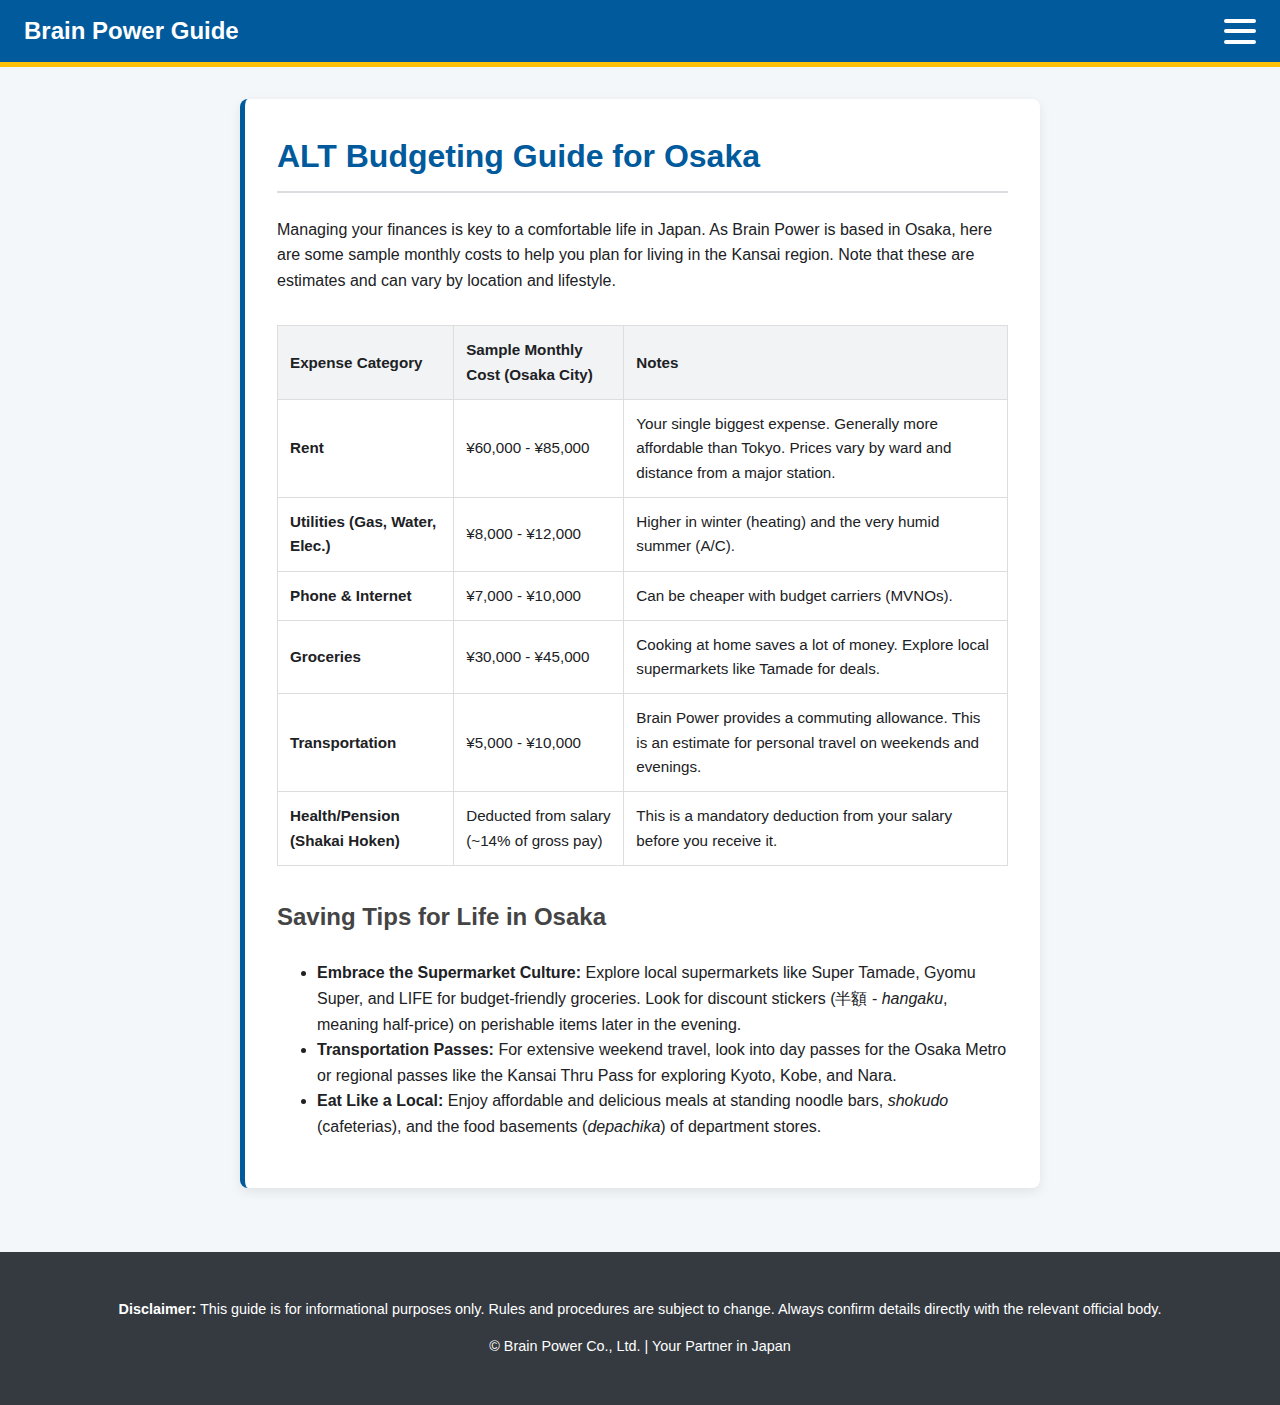
<file: budgeting.html>
<!DOCTYPE html>
<html lang="en">
<head>
    <meta charset="UTF-8">
    <meta name="viewport" content="width=device-width, initial-scale=1.0">
    <title>Budgeting Guide - Brain Power Guide</title>
    <link rel="stylesheet" href="style.css" media="screen">
    <link rel="stylesheet" href="print.css" media="print">
</head>
<body>
    <header class="no-print">
        <div class="header-content">
            <a href="index.html" class="logo-link"><h1>Brain Power Guide</h1></a>
            <button class="hamburger-btn" id="hamburgerBtn" aria-label="Open Navigation Menu">
                <span></span>
                <span></span>
                <span></span>
            </button>
        </div>
        <nav class="mobile-nav" id="mobileNav">
            <a href="index.html">Welcome</a>
            <a href="visa-info.html">Visa Info</a>
            <a href="taxes.html">Taxes</a>
            <a href="hello-work.html">Hello Work</a>
            <a href="budgeting.html" class="active">Budgeting</a>
            <a href="alt-handbook.html">ALT Handbook</a>
            <a href="lesson-architect.html">Lesson Architect</a>
            <a href="hsp-calculator.html">HSP Calculator</a>
            <a href="emergency.html">Emergency</a>
            <a href="glossary.html">Glossary</a>
        </nav>
    </header>

    <main class="content-container">
        <section id="budget" class="step">
            <h2>ALT Budgeting Guide for Osaka</h2>
            <p>Managing your finances is key to a comfortable life in Japan. As Brain Power is based in Osaka, here are some sample monthly costs to help you plan for living in the Kansai region. Note that these are estimates and can vary by location and lifestyle.</p>
            <table class="styled-table">
                <thead>
                    <tr>
                        <th>Expense Category</th>
                        <th>Sample Monthly Cost (Osaka City)</th>
                        <th>Notes</th>
                    </tr>
                </thead>
                <tbody>
                    <tr>
                        <td><strong>Rent</strong></td>
                        <td>¥60,000 - ¥85,000</td>
                        <td>Your single biggest expense. Generally more affordable than Tokyo. Prices vary by ward and distance from a major station.</td>
                    </tr>
                    <tr>
                        <td><strong>Utilities (Gas, Water, Elec.)</strong></td>
                        <td>¥8,000 - ¥12,000</td>
                        <td>Higher in winter (heating) and the very humid summer (A/C).</td>
                    </tr>
                    <tr>
                        <td><strong>Phone & Internet</strong></td>
                        <td>¥7,000 - ¥10,000</td>
                        <td>Can be cheaper with budget carriers (MVNOs).</td>
                    </tr>
                    <tr>
                        <td><strong>Groceries</strong></td>
                        <td>¥30,000 - ¥45,000</td>
                        <td>Cooking at home saves a lot of money. Explore local supermarkets like Tamade for deals.</td>
                    </tr>
                    <tr>
                        <td><strong>Transportation</strong></td>
                        <td>¥5,000 - ¥10,000</td>
                        <td>Brain Power provides a commuting allowance. This is an estimate for personal travel on weekends and evenings.</td>
                    </tr>
                    <tr>
                        <td><strong>Health/Pension (Shakai Hoken)</strong></td>
                        <td>Deducted from salary (~14% of gross pay)</td>
                        <td>This is a mandatory deduction from your salary before you receive it.</td>
                    </tr>
                </tbody>
            </table>
            <h3>Saving Tips for Life in Osaka</h3>
            <ul>
                <li><strong>Embrace the Supermarket Culture:</strong> Explore local supermarkets like Super Tamade, Gyomu Super, and LIFE for budget-friendly groceries. Look for discount stickers (半額 - <em>hangaku</em>, meaning half-price) on perishable items later in the evening.</li>
                <li><strong>Transportation Passes:</strong> For extensive weekend travel, look into day passes for the Osaka Metro or regional passes like the Kansai Thru Pass for exploring Kyoto, Kobe, and Nara.</li>
                <li><strong>Eat Like a Local:</strong> Enjoy affordable and delicious meals at standing noodle bars, <em>shokudo</em> (cafeterias), and the food basements (<em>depachika</em>) of department stores.</li>
            </ul>
        </section>
    </main>

    <footer class="no-print">
        <p><strong>Disclaimer:</strong> This guide is for informational purposes only. Rules and procedures are subject to change. Always confirm details directly with the relevant official body.</p>
        <p>© Brain Power Co., Ltd. | Your Partner in Japan</p>
    </footer>

    <script src="script.js"></script>
</body>
</html>
</file>
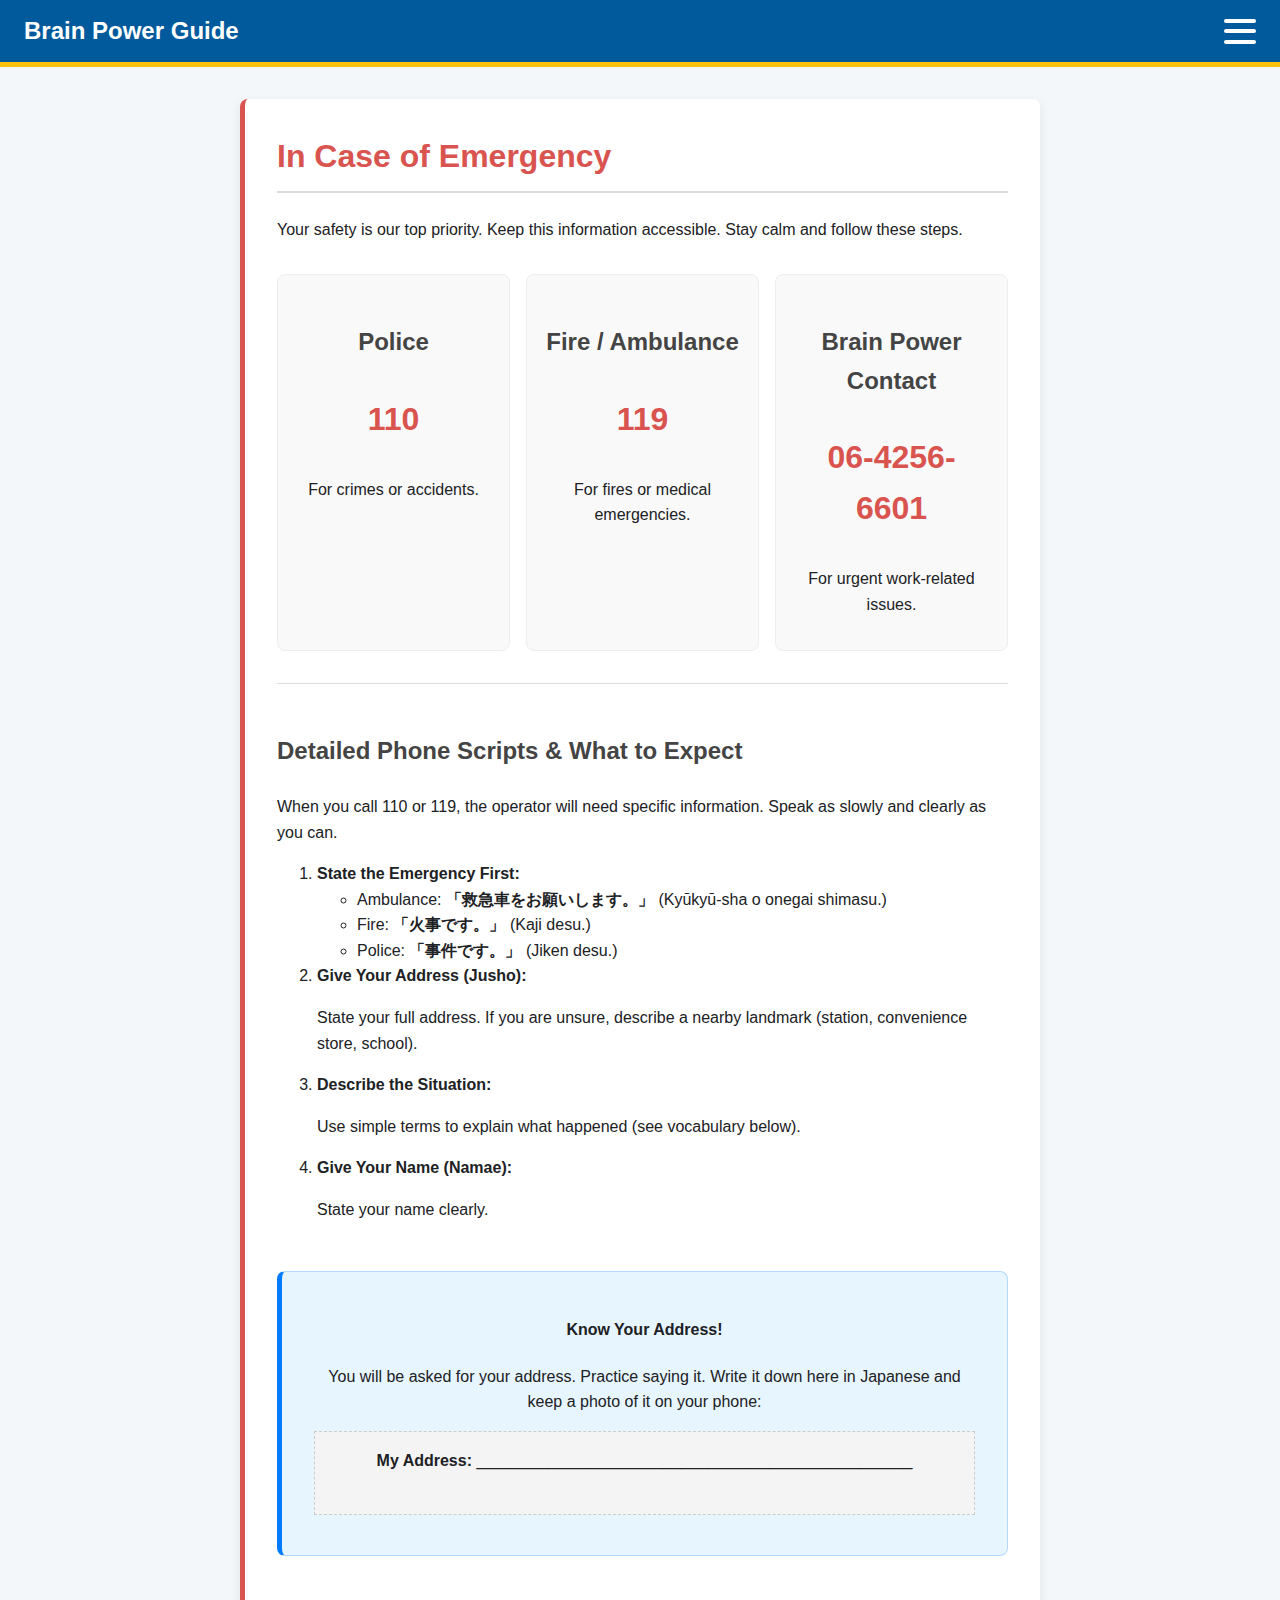
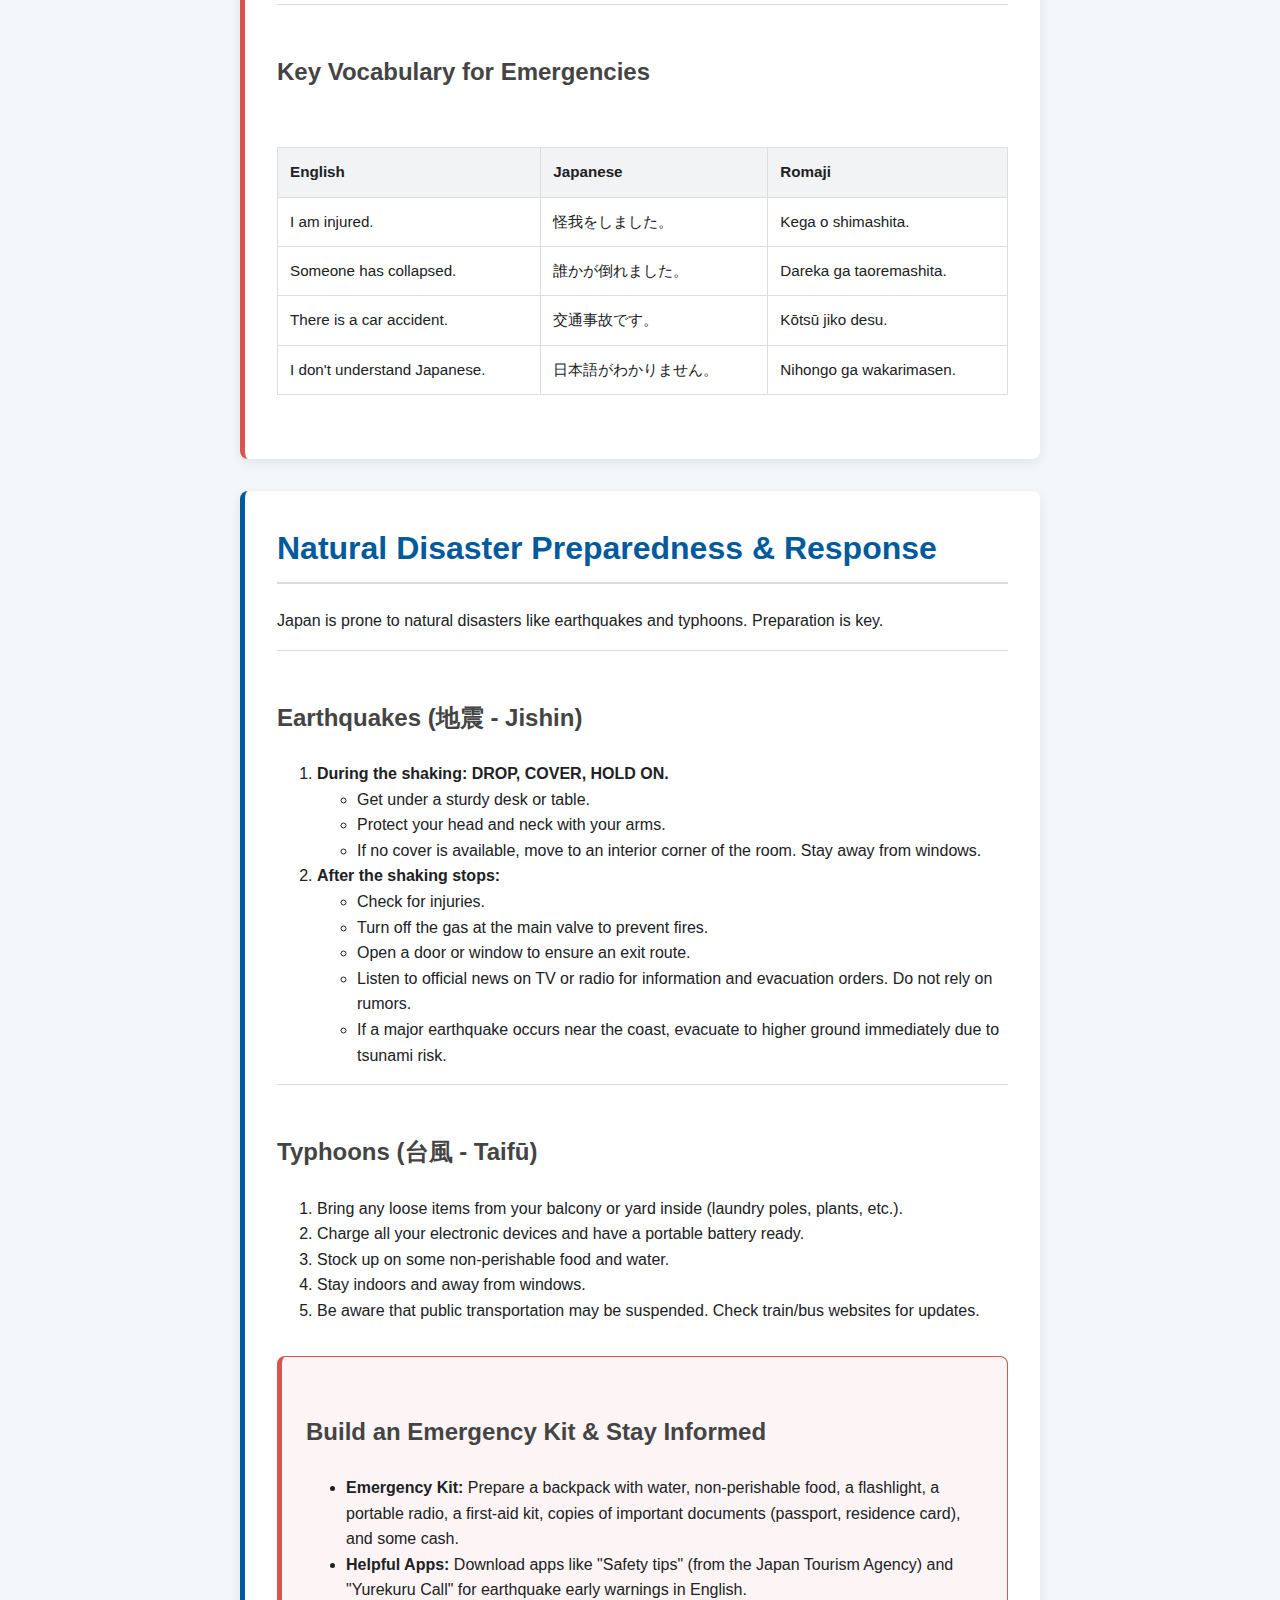
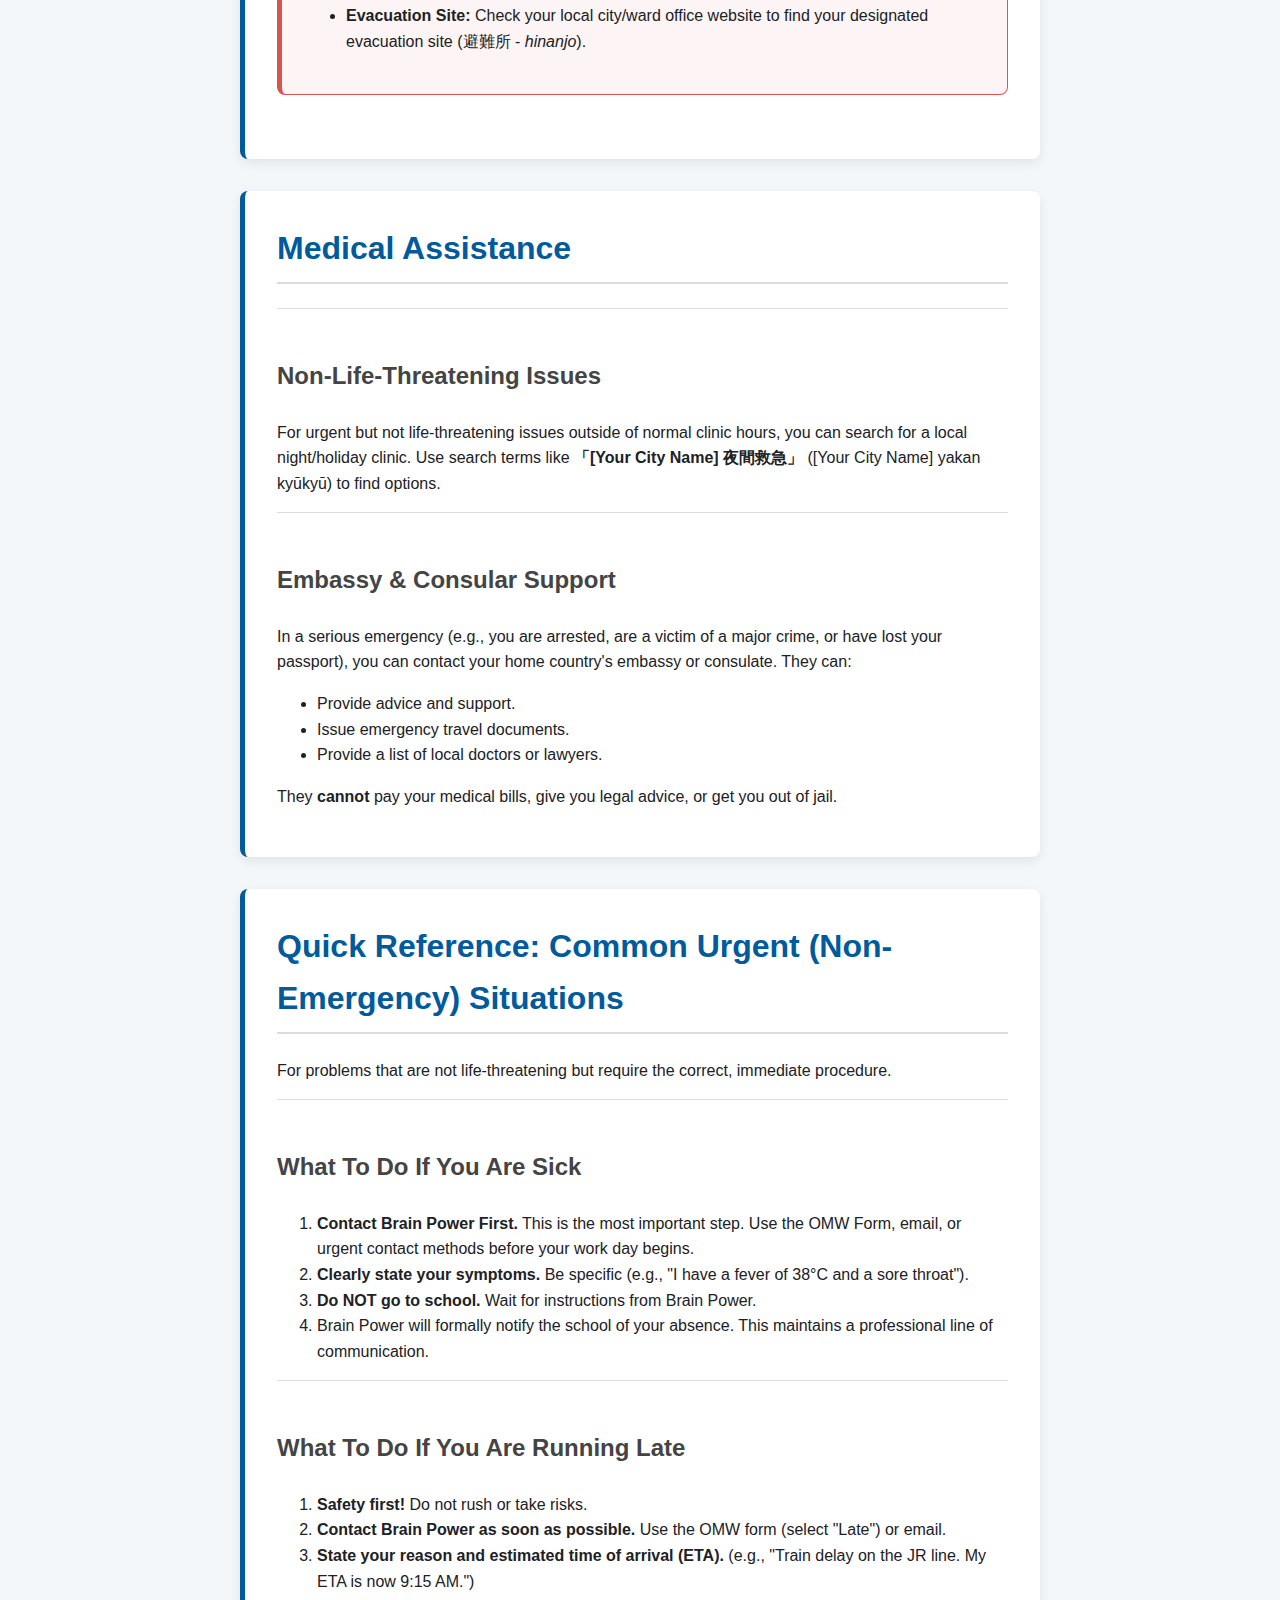
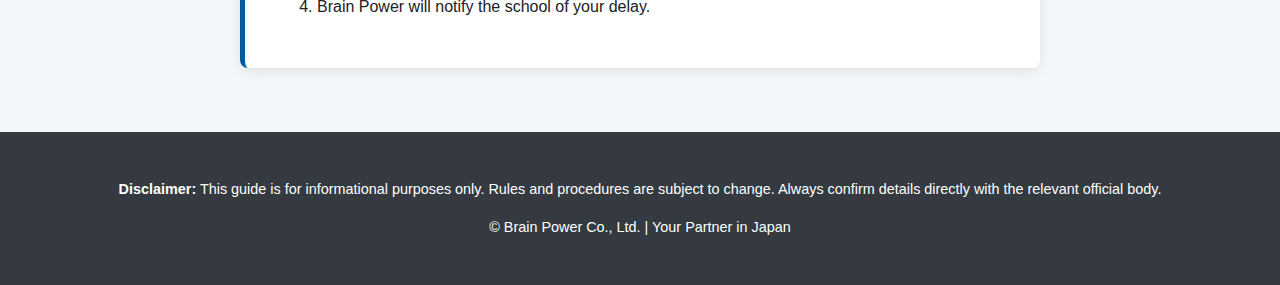
<file: emergency.html>
<!DOCTYPE html>
<html lang="en">
<head>
    <meta charset="UTF-8">
    <meta name="viewport" content="width=device-width, initial-scale=1.0">
    <title>Emergency Info - Brain Power Guide</title>
    <link rel="stylesheet" href="style.css" media="screen">
    <link rel="stylesheet" href="print.css" media="print">
</head>
<body>
    <header class="no-print">
        <div class="header-content">
            <a href="index.html" class="logo-link"><h1>Brain Power Guide</h1></a>
            <button class="hamburger-btn" id="hamburgerBtn" aria-label="Open Navigation Menu">
                <span></span>
                <span></span>
                <span></span>
            </button>
        </div>
        <nav class="mobile-nav" id="mobileNav">
            <a href="visa-info.html">Visa Info</a>
            <a href="taxes.html">Taxes</a>
            <a href="hello-work.html">Hello Work</a>
            <a href="budgeting.html">Budgeting</a>
            <a href="alt-handbook.html">ALT Handbook</a>
            <a href="lesson-architect.html">Lesson Architect</a>
            <a href="PR-calculator.html">PR Calculator</a>
            <a href="emergency.html" class="active">Emergency</a>
            <a href="glossary.html">Glossary</a>
        </nav>
    </header>

    <main class="content-container">
        <section id="emergency" class="step emergency-section">
            <h2>In Case of Emergency</h2>
            <p>Your safety is our top priority. Keep this information accessible. Stay calm and follow these steps.</p>
            <div class="emergency-grid">
                <div class="emergency-item">
                    <h3>Police</h3>
                    <p class="emergency-number">110</p>
                    <p>For crimes or accidents.</p>
                </div>
                <div class="emergency-item">
                    <h3>Fire / Ambulance</h3>
                    <p class="emergency-number">119</p>
                    <p>For fires or medical emergencies.</p>
                </div>
                <div class="emergency-item">
                    <h3>Brain Power Contact</h3>
                    <p class="emergency-number">06-4256-6601</p>
                    <p>For urgent work-related issues.</p>
                </div>
            </div>
            
            <div class="doc-item">
                <h3>Detailed Phone Scripts & What to Expect</h3>
                <p>When you call 110 or 119, the operator will need specific information. Speak as slowly and clearly as you can.</p>
                <ol>
                    <li><strong>State the Emergency First:</strong>
                        <ul>
                            <li>Ambulance: <strong>「救急車をお願いします。」</strong> (Kyūkyū-sha o onegai shimasu.)</li>
                            <li>Fire: <strong>「火事です。」</strong> (Kaji desu.)</li>
                            <li>Police: <strong>「事件です。」</strong> (Jiken desu.)</li>
                        </ul>
                    </li>
                    <li><strong>Give Your Address (Jusho):</strong>
                        <p>State your full address. If you are unsure, describe a nearby landmark (station, convenience store, school).</p>
                    </li>
                    <li><strong>Describe the Situation:</strong>
                        <p>Use simple terms to explain what happened (see vocabulary below).</p>
                    </li>
                    <li><strong>Give Your Name (Namae):</strong>
                        <p>State your name clearly.</p>
                    </li>
                </ol>
                <div class="update-info-box">
                    <h4>Know Your Address!</h4>
                    <p>You will be asked for your address. Practice saying it. Write it down here in Japanese and keep a photo of it on your phone:</p>
                    <p class="address-field"><strong>My Address:</strong> _________________________________________________</p>
                </div>
            </div>

            <div class="doc-item">
                <h3>Key Vocabulary for Emergencies</h3>
                <div class="table-responsive-wrapper">
                    <table class="styled-table">
                         <thead>
                            <tr>
                                <th>English</th>
                                <th>Japanese</th>
                                <th>Romaji</th>
                            </tr>
                        </thead>
                        <tbody>
                            <tr>
                                <td>I am injured.</td>
                                <td>怪我をしました。</td>
                                <td>Kega o shimashita.</td>
                            </tr>
                            <tr>
                                <td>Someone has collapsed.</td>
                                <td>誰かが倒れました。</td>
                                <td>Dareka ga taoremashita.</td>
                            </tr>
                             <tr>
                                <td>There is a car accident.</td>
                                <td>交通事故です。</td>
                                <td>Kōtsū jiko desu.</td>
                            </tr>
                            <tr>
                                <td>I don't understand Japanese.</td>
                                <td>日本語がわかりません。</td>
                                <td>Nihongo ga wakarimasen.</td>
                            </tr>
                        </tbody>
                    </table>
                </div>
            </div>
        </section>

        <section id="disasters" class="step">
            <h2>Natural Disaster Preparedness & Response</h2>
            <p>Japan is prone to natural disasters like earthquakes and typhoons. Preparation is key.</p>
            
            <div class="doc-item">
                <h3>Earthquakes (地震 - Jishin)</h3>
                <ol>
                    <li><strong>During the shaking: DROP, COVER, HOLD ON.</strong>
                        <ul>
                            <li>Get under a sturdy desk or table.</li>
                            <li>Protect your head and neck with your arms.</li>
                            <li>If no cover is available, move to an interior corner of the room. Stay away from windows.</li>
                        </ul>
                    </li>
                    <li><strong>After the shaking stops:</strong>
                        <ul>
                            <li>Check for injuries.</li>
                            <li>Turn off the gas at the main valve to prevent fires.</li>
                            <li>Open a door or window to ensure an exit route.</li>
                            <li>Listen to official news on TV or radio for information and evacuation orders. Do not rely on rumors.</li>
                            <li>If a major earthquake occurs near the coast, evacuate to higher ground immediately due to tsunami risk.</li>
                        </ul>
                    </li>
                </ol>
            </div>

            <div class="doc-item">
                <h3>Typhoons (台風 - Taifū)</h3>
                <ol>
                    <li>Bring any loose items from your balcony or yard inside (laundry poles, plants, etc.).</li>
                    <li>Charge all your electronic devices and have a portable battery ready.</li>
                    <li>Stock up on some non-perishable food and water.</li>
                    <li>Stay indoors and away from windows.</li>
                    <li>Be aware that public transportation may be suspended. Check train/bus websites for updates.</li>
                </ol>
            </div>

            <div class="clarification-box" style="margin-top: 2rem;">
                <h3>Build an Emergency Kit & Stay Informed</h3>
                <ul>
                    <li><strong>Emergency Kit:</strong> Prepare a backpack with water, non-perishable food, a flashlight, a portable radio, a first-aid kit, copies of important documents (passport, residence card), and some cash.</li>
                    <li><strong>Helpful Apps:</strong> Download apps like "Safety tips" (from the Japan Tourism Agency) and "Yurekuru Call" for earthquake early warnings in English.</li>
                    <li><strong>Evacuation Site:</strong> Check your local city/ward office website to find your designated evacuation site (避難所 - <em>hinanjo</em>).</li>
                </ul>
            </div>
        </section>

        <section id="medical" class="step">
            <h2>Medical Assistance</h2>
            
            <div class="doc-item">
                <h3>Non-Life-Threatening Issues</h3>
                <p>For urgent but not life-threatening issues outside of normal clinic hours, you can search for a local night/holiday clinic. Use search terms like <strong>「[Your City Name] 夜間救急」</strong> ([Your City Name] yakan kyūkyū) to find options.</p>
            </div>

             <div class="doc-item">
                <h3>Embassy & Consular Support</h3>
                <p>In a serious emergency (e.g., you are arrested, are a victim of a major crime, or have lost your passport), you can contact your home country's embassy or consulate. They can:</p>
                <ul>
                    <li>Provide advice and support.</li>
                    <li>Issue emergency travel documents.</li>
                    <li>Provide a list of local doctors or lawyers.</li>
                </ul>
                <p>They <strong>cannot</strong> pay your medical bills, give you legal advice, or get you out of jail.</p>
            </div>
        </section>

        <section id="quick-reference" class="step">
            <h2>Quick Reference: Common Urgent (Non-Emergency) Situations</h2>
            <p>For problems that are not life-threatening but require the correct, immediate procedure.</p>

            <div class="doc-item">
                <h3>What To Do If You Are Sick</h3>
                <ol>
                    <li><strong>Contact Brain Power First.</strong> This is the most important step. Use the OMW Form, email, or urgent contact methods before your work day begins.</li>
                    <li><strong>Clearly state your symptoms.</strong> Be specific (e.g., "I have a fever of 38°C and a sore throat").</li>
                    <li><strong>Do NOT go to school.</strong> Wait for instructions from Brain Power.</li>
                    <li>Brain Power will formally notify the school of your absence. This maintains a professional line of communication.</li>
                </ol>
            </div>

            <div class="doc-item">
                <h3>What To Do If You Are Running Late</h3>
                <ol>
                    <li><strong>Safety first!</strong> Do not rush or take risks.</li>
                    <li><strong>Contact Brain Power as soon as possible.</strong> Use the OMW form (select "Late") or email.</li>
                    <li><strong>State your reason and estimated time of arrival (ETA).</strong> (e.g., "Train delay on the JR line. My ETA is now 9:15 AM.")</li>
                    <li>Brain Power will notify the school of your delay.</li>
                </ol>
            </div>
        </section>
    </main>

    <footer class="no-print">
        <p><strong>Disclaimer:</strong> This guide is for informational purposes only. Rules and procedures are subject to change. Always confirm details directly with the relevant official body.</p>
        <p>© Brain Power Co., Ltd. | Your Partner in Japan</p>
    </footer>

    <script src="script.js"></script>
</body>
</html>
</file>
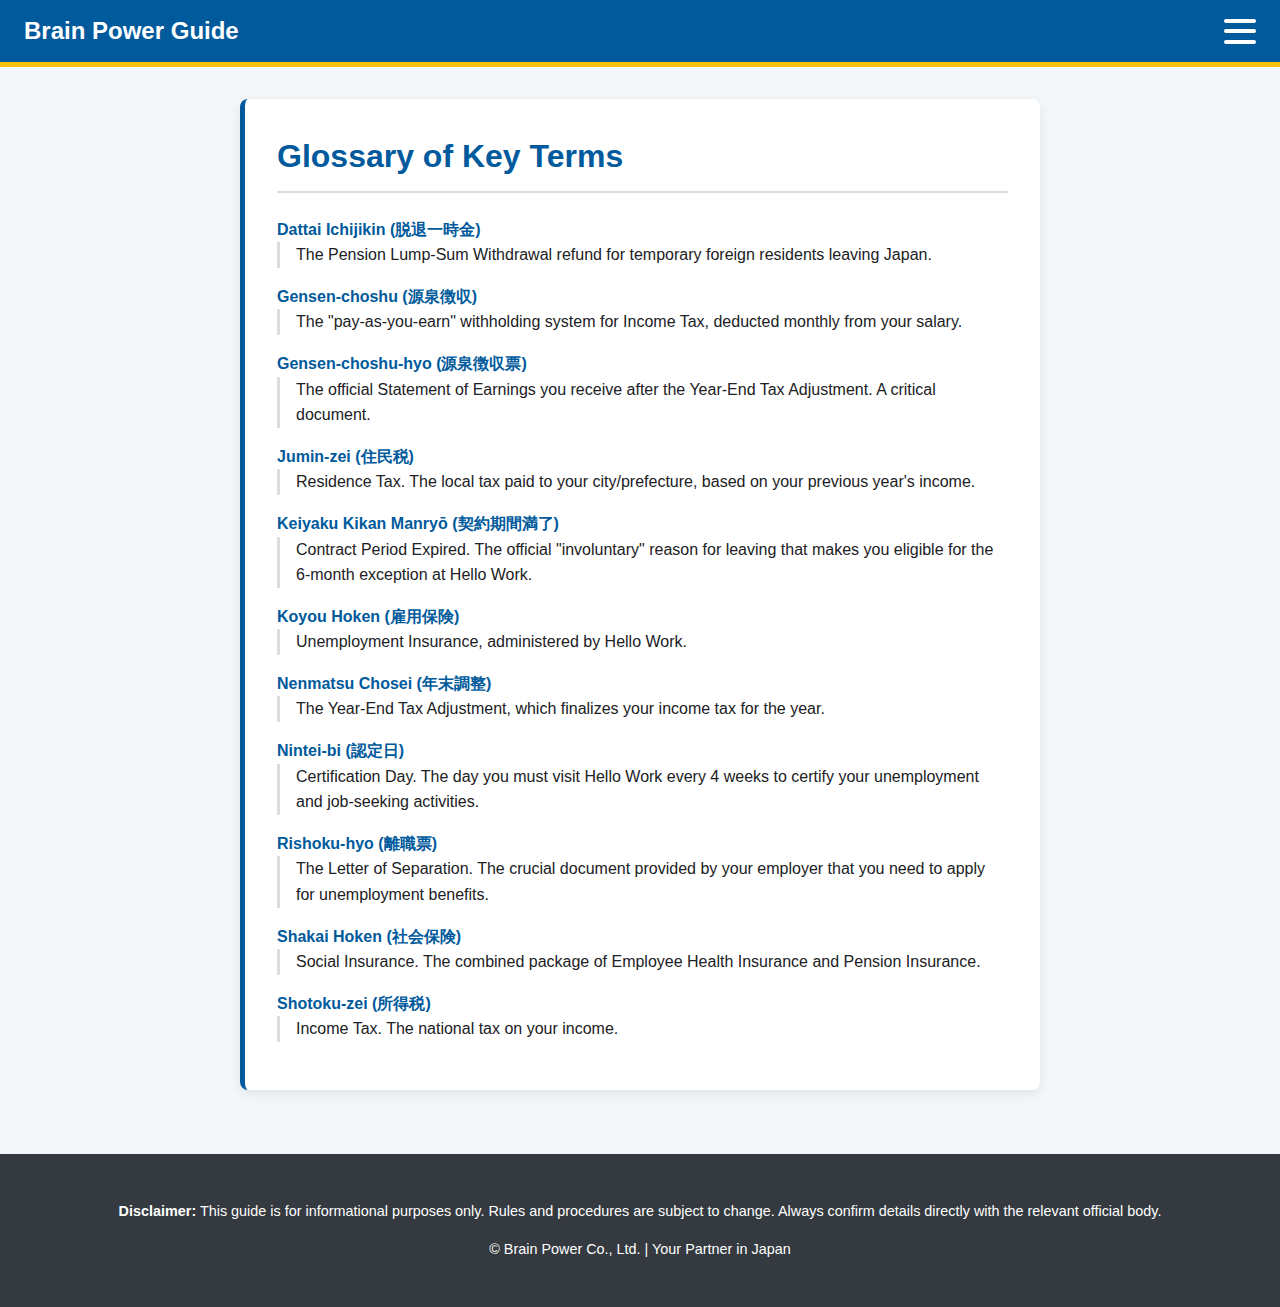
<file: glossary.html>
<!DOCTYPE html>
<html lang="en">
<head>
    <meta charset="UTF-8">
    <meta name="viewport" content="width=device-width, initial-scale=1.0">
    <title>Glossary - Brain Power Guide</title>
    <link rel="stylesheet" href="style.css" media="screen">
    <link rel="stylesheet" href="print.css" media="print">
</head>
<body>
    <header class="no-print">
        <div class="header-content">
            <a href="index.html" class="logo-link"><h1>Brain Power Guide</h1></a>
            <button class="hamburger-btn" id="hamburgerBtn" aria-label="Open Navigation Menu">
                <span></span>
                <span></span>
                <span></span>
            </button>
        </div>
        <nav class="mobile-nav" id="mobileNav">
            <a href="index.html">Welcome</a>
            <a href="visa-info.html">Visa Info</a>
            <a href="taxes.html">Taxes</a>
            <a href="hello-work.html">Hello Work</a>
            <a href="budgeting.html">Budgeting</a>
            <a href="alt-handbook.html">ALT Handbook</a>
            <a href="lesson-architect.html">Lesson Architect</a>
            <a href="hsp-calculator.html">HSP Calculator</a>
            <a href="emergency.html">Emergency</a>
            <a href="glossary.html" class="active">Glossary</a>
        </nav>
    </header>

    <main class="content-container">
        <section id="glossary" class="step">
            <h2>Glossary of Key Terms</h2>
            <dl class="glossary-list">
                <dt>Dattai Ichijikin (脱退一時金)</dt>
                <dd>The Pension Lump-Sum Withdrawal refund for temporary foreign residents leaving Japan.</dd>

                <dt>Gensen-choshu (源泉徴収)</dt>
                <dd>The "pay-as-you-earn" withholding system for Income Tax, deducted monthly from your salary.</dd>

                <dt>Gensen-choshu-hyo (源泉徴収票)</dt>
                <dd>The official Statement of Earnings you receive after the Year-End Tax Adjustment. A critical document.</dd>

                <dt>Jumin-zei (住民税)</dt>
                <dd>Residence Tax. The local tax paid to your city/prefecture, based on your previous year's income.</dd>
                
                <dt>Keiyaku Kikan Manryō (契約期間満了)</dt>
                <dd>Contract Period Expired. The official "involuntary" reason for leaving that makes you eligible for the 6-month exception at Hello Work.</dd>
                
                <dt>Koyou Hoken (雇用保険)</dt>
                <dd>Unemployment Insurance, administered by Hello Work.</dd>
                
                <dt>Nenmatsu Chosei (年末調整)</dt>
                <dd>The Year-End Tax Adjustment, which finalizes your income tax for the year.</dd>

                <dt>Nintei-bi (認定日)</dt>
                <dd>Certification Day. The day you must visit Hello Work every 4 weeks to certify your unemployment and job-seeking activities.</dd>
                
                <dt>Rishoku-hyo (離職票)</dt>
                <dd>The Letter of Separation. The crucial document provided by your employer that you need to apply for unemployment benefits.</dd>
                
                <dt>Shakai Hoken (社会保険)</dt>
                <dd>Social Insurance. The combined package of Employee Health Insurance and Pension Insurance.</dd>

                <dt>Shotoku-zei (所得税)</dt>
                <dd>Income Tax. The national tax on your income.</dd>
            </dl>
        </section>
    </main>

    <footer class="no-print">
        <p><strong>Disclaimer:</strong> This guide is for informational purposes only. Rules and procedures are subject to change. Always confirm details directly with the relevant official body.</p>
        <p>© Brain Power Co., Ltd. | Your Partner in Japan</p>
    </footer>

    <script src="script.js"></script>
</body>
</html>
</file>
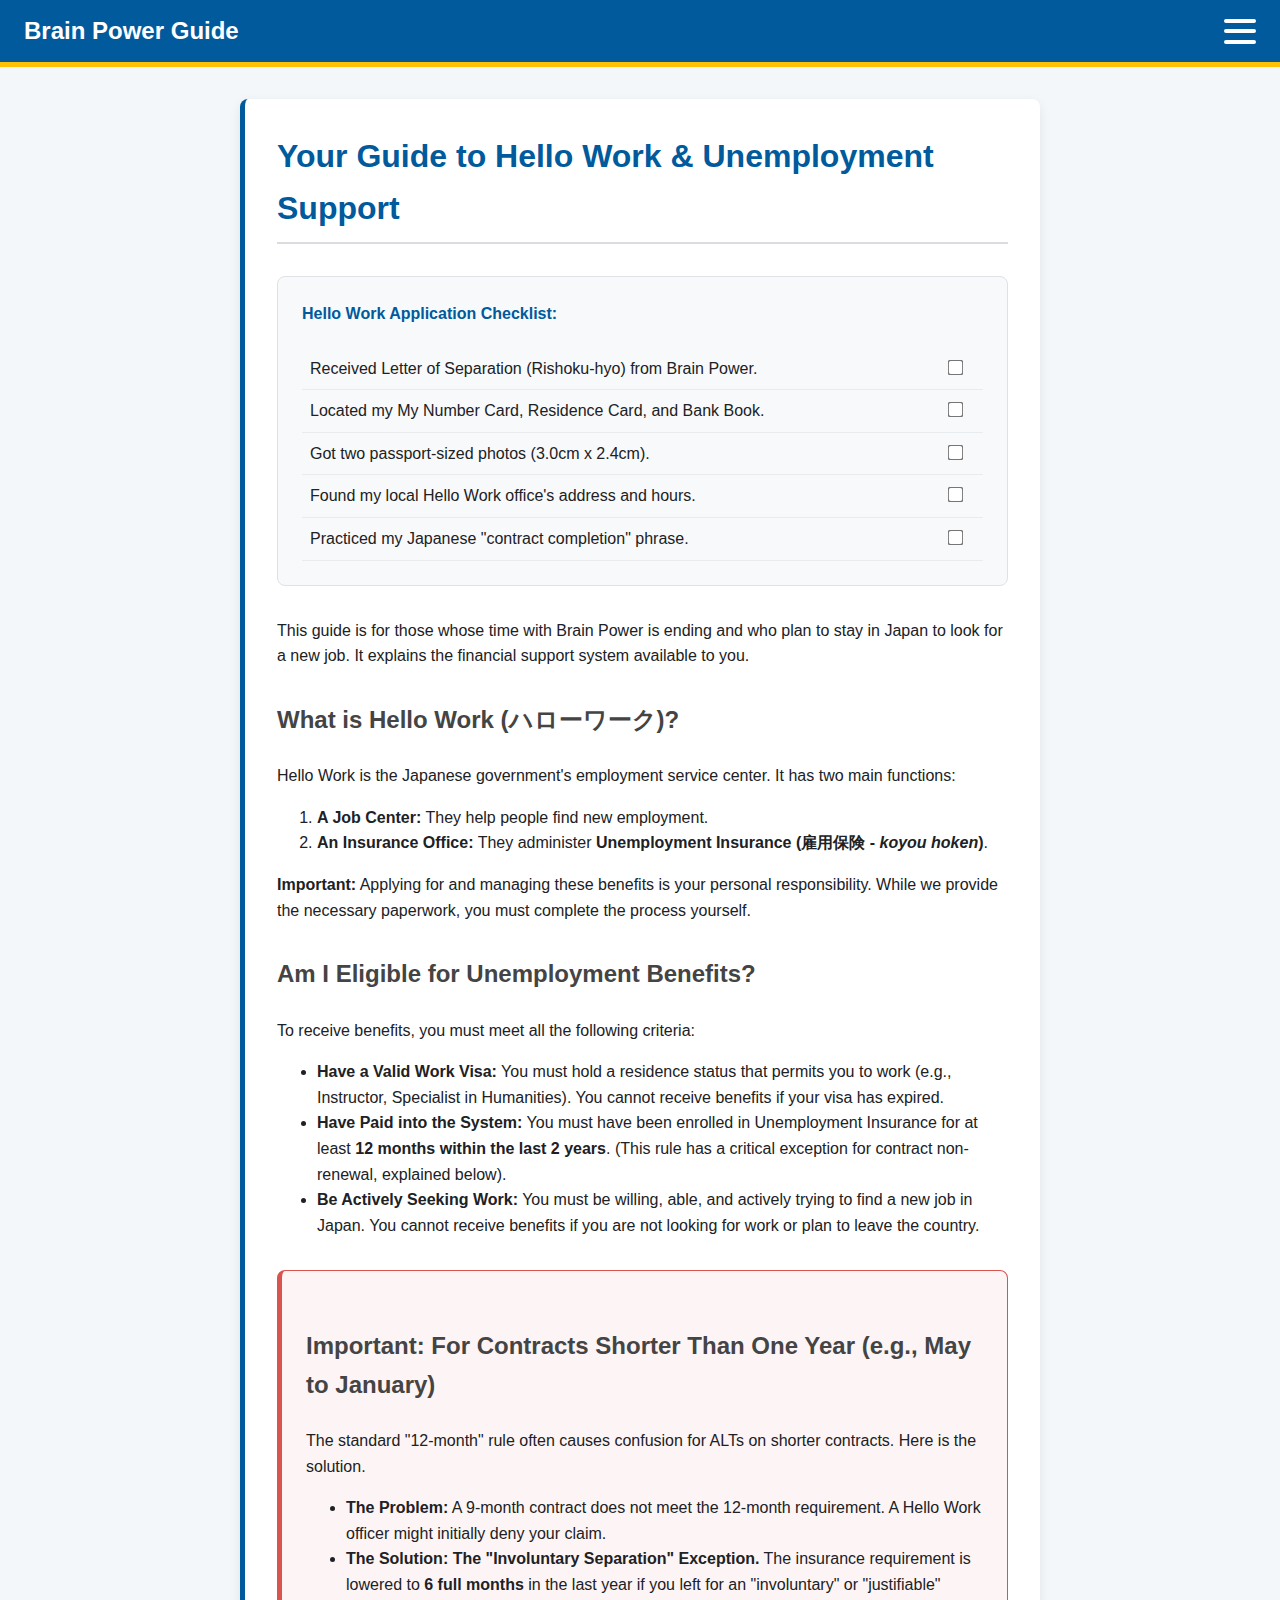
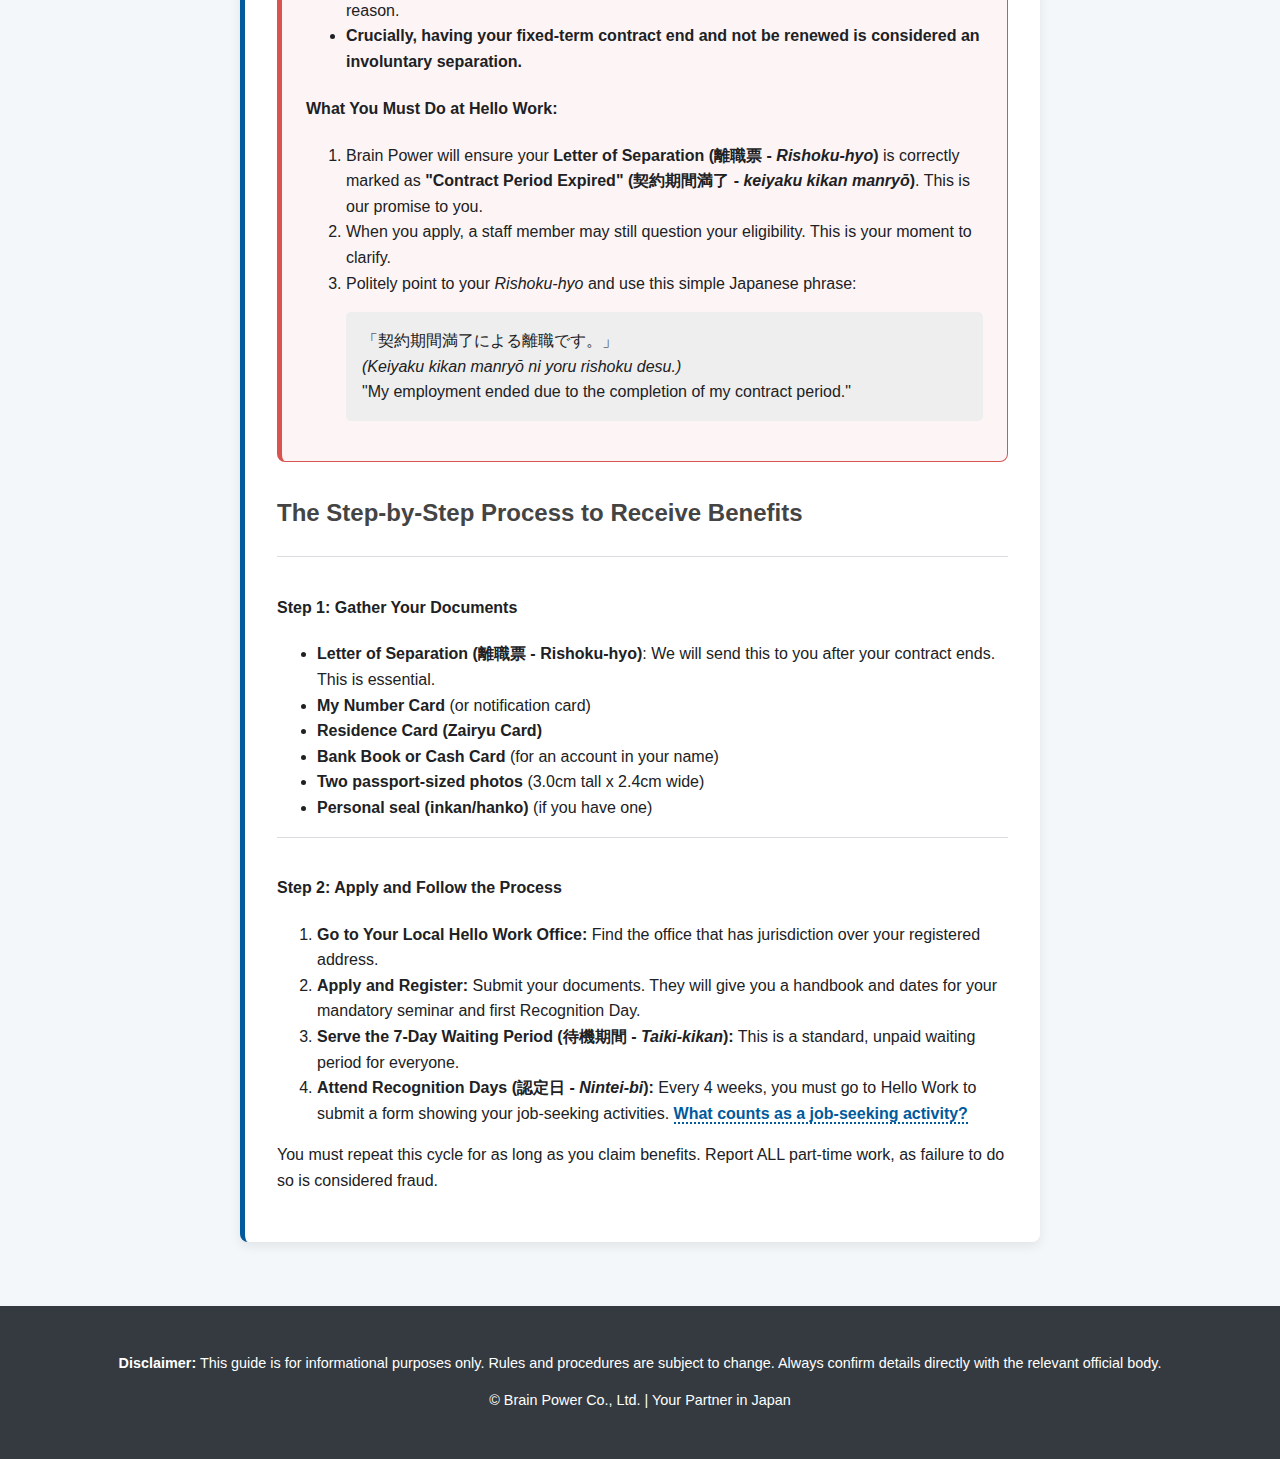
<file: hello-work.html>
<!DOCTYPE html>
<html lang="en">
<head>
    <meta charset="UTF-8">
    <meta name="viewport" content="width=device-width, initial-scale=1.0">
    <title>Hello Work & Unemployment - Brain Power Guide</title>
    <link rel="stylesheet" href="style.css" media="screen">
    <link rel="stylesheet" href="print.css" media="print">
</head>
<body>
    <header class="no-print">
        <div class="header-content">
            <a href="index.html" class="logo-link"><h1>Brain Power Guide</h1></a>
            <button class="hamburger-btn" id="hamburgerBtn" aria-label="Open Navigation Menu">
                <span></span>
                <span></span>
                <span></span>
            </button>
        </div>
        <nav class="mobile-nav" id="mobileNav">
            <a href="visa-info.html">Visa Info</a>
            <a href="taxes.html">Taxes</a>
            <a href="hello-work.html" class="active">Hello Work</a>
            <a href="budgeting.html">Budgeting</a>
            <a href="alt-handbook.html">ALT Handbook</a>
            <a href="lesson-architect.html">Lesson Architect</a>
            <a href="PR-calculator.html">PR Calculator</a>
            <a href="emergency.html">Emergency</a>
            <a href="glossary.html">Glossary</a>
        </nav>
    </header>

    <main class="content-container">
        <section id="hello-work" class="step">
            <h2>Your Guide to Hello Work & Unemployment Support</h2>
             <div class="page-checklist">
                <h4>Hello Work Application Checklist:</h4>
                <table>
                    <tr>
                        <td>Received Letter of Separation (Rishoku-hyo) from Brain Power.</td>
                        <td class="checkbox-cell"><input type="checkbox"></td>
                    </tr>
                    <tr>
                        <td>Located my My Number Card, Residence Card, and Bank Book.</td>
                        <td class="checkbox-cell"><input type="checkbox"></td>
                    </tr>
                    <tr>
                        <td>Got two passport-sized photos (3.0cm x 2.4cm).</td>
                        <td class="checkbox-cell"><input type="checkbox"></td>
                    </tr>
                    <tr>
                        <td>Found my local Hello Work office's address and hours.</td>
                        <td class="checkbox-cell"><input type="checkbox"></td>
                    </tr>
                    <tr>
                        <td>Practiced my Japanese "contract completion" phrase.</td>
                        <td class="checkbox-cell"><input type="checkbox"></td>
                    </tr>
                </table>
            </div>
            <p>This guide is for those whose time with Brain Power is ending and who plan to stay in Japan to look for a new job. It explains the financial support system available to you.</p>

            <h3>What is Hello Work (ハローワーク)?</h3>
            <p>Hello Work is the Japanese government's employment service center. It has two main functions:</p>
            <ol>
                <li><strong>A Job Center:</strong> They help people find new employment.</li>
                <li><strong>An Insurance Office:</strong> They administer <strong>Unemployment Insurance (雇用保険 - <em>koyou hoken</em>)</strong>.</li>
            </ol>
            <p class="highlight"><strong>Important:</strong> Applying for and managing these benefits is your personal responsibility. While we provide the necessary paperwork, you must complete the process yourself.</p>

            <h3>Am I Eligible for Unemployment Benefits?</h3>
            <p>To receive benefits, you must meet all the following criteria:</p>
            <ul>
                <li><strong>Have a Valid Work Visa:</strong> You must hold a residence status that permits you to work (e.g., Instructor, Specialist in Humanities). You cannot receive benefits if your visa has expired.</li>
                <li><strong>Have Paid into the System:</strong> You must have been enrolled in Unemployment Insurance for at least <strong>12 months within the last 2 years</strong>. (This rule has a critical exception for contract non-renewal, explained below).</li>
                <li><strong>Be Actively Seeking Work:</strong> You must be willing, able, and actively trying to find a new job in Japan. You cannot receive benefits if you are not looking for work or plan to leave the country.</li>
            </ul>
            
            <div class="clarification-box">
                <h3>Important: For Contracts Shorter Than One Year (e.g., May to January)</h3>
                <p>The standard "12-month" rule often causes confusion for ALTs on shorter contracts. Here is the solution.</p>
                <ul>
                    <li><strong>The Problem:</strong> A 9-month contract does not meet the 12-month requirement. A Hello Work officer might initially deny your claim.</li>
                    <li><strong>The Solution: The "Involuntary Separation" Exception.</strong> The insurance requirement is lowered to <strong>6 full months</strong> in the last year if you left for an "involuntary" or "justifiable" reason.</li>
                    <li><strong>Crucially, having your fixed-term contract end and not be renewed is considered an involuntary separation.</strong></li>
                </ul>
                <h4>What You Must Do at Hello Work:</h4>
                <ol>
                    <li>Brain Power will ensure your <strong>Letter of Separation (離職票 - <em>Rishoku-hyo</em>)</strong> is correctly marked as <strong>"Contract Period Expired" (契約期間満了 - <em>keiyaku kikan manryō</em>)</strong>. This is our promise to you.</li>
                    <li>When you apply, a staff member may still question your eligibility. This is your moment to clarify.</li>
                    <li>Politely point to your <em>Rishoku-hyo</em> and use this simple Japanese phrase:
                        <p class="japanese-phrase">「契約期間満了による離職です。」<br><em>(Keiyaku kikan manryō ni yoru rishoku desu.)</em><br>"My employment ended due to the completion of my contract period."</p>
                    </li>
                </ol>
            </div>
            
            <h3>The Step-by-Step Process to Receive Benefits</h3>
            <div class="doc-item">
                <h4>Step 1: Gather Your Documents</h4>
                <ul>
                    <li><strong>Letter of Separation (離職票 - Rishoku-hyo)</strong>: We will send this to you after your contract ends. This is essential.</li>
                    <li><strong>My Number Card</strong> (or notification card)</li>
                    <li><strong>Residence Card (Zairyu Card)</strong></li>
                    <li><strong>Bank Book or Cash Card</strong> (for an account in your name)</li>
                    <li><strong>Two passport-sized photos</strong> (3.0cm tall x 2.4cm wide)</li>
                    <li><strong>Personal seal (inkan/hanko)</strong> (if you have one)</li>
                </ul>
            </div>
             <div class="doc-item">
                <h4>Step 2: Apply and Follow the Process</h4>
                <ol>
                    <li><strong>Go to Your Local Hello Work Office:</strong> Find the office that has jurisdiction over your registered address.</li>
                    <li><strong>Apply and Register:</strong> Submit your documents. They will give you a handbook and dates for your mandatory seminar and first Recognition Day.</li>
                    <li><strong>Serve the 7-Day Waiting Period (待機期間 - <em>Taiki-kikan</em>):</strong> This is a standard, unpaid waiting period for everyone.</li>
                    <li><strong>Attend Recognition Days (認定日 - <em>Nintei-bi</em>):</strong> Every 4 weeks, you must go to Hello Work to submit a form showing your job-seeking activities.
                        <span class="info-trigger" data-info="You must perform at least TWO valid job-seeking activities every 4 weeks. Examples: 1) A consultation with a Hello Work staff member. 2) Applying for a job. 3) Attending a job fair. Simply browsing job boards at home is not enough.">What counts as a job-seeking activity?</span>
                    </li>
                </ol>
                <p>You must repeat this cycle for as long as you claim benefits. Report ALL part-time work, as failure to do so is considered fraud.</p>
            </div>
        </section>
    </main>

    <footer class="no-print">
        <p><strong>Disclaimer:</strong> This guide is for informational purposes only. Rules and procedures are subject to change. Always confirm details directly with the relevant official body.</p>
        <p>© Brain Power Co., Ltd. | Your Partner in Japan</p>
    </footer>

    <div id="info-modal" class="modal no-print">
        <div class="modal-content">
            <span class="close-button">×</span>
            <p id="modal-text">Info goes here.</p>
        </div>
    </div>
    <script src="script.js"></script>
</body>
</html>
</file>
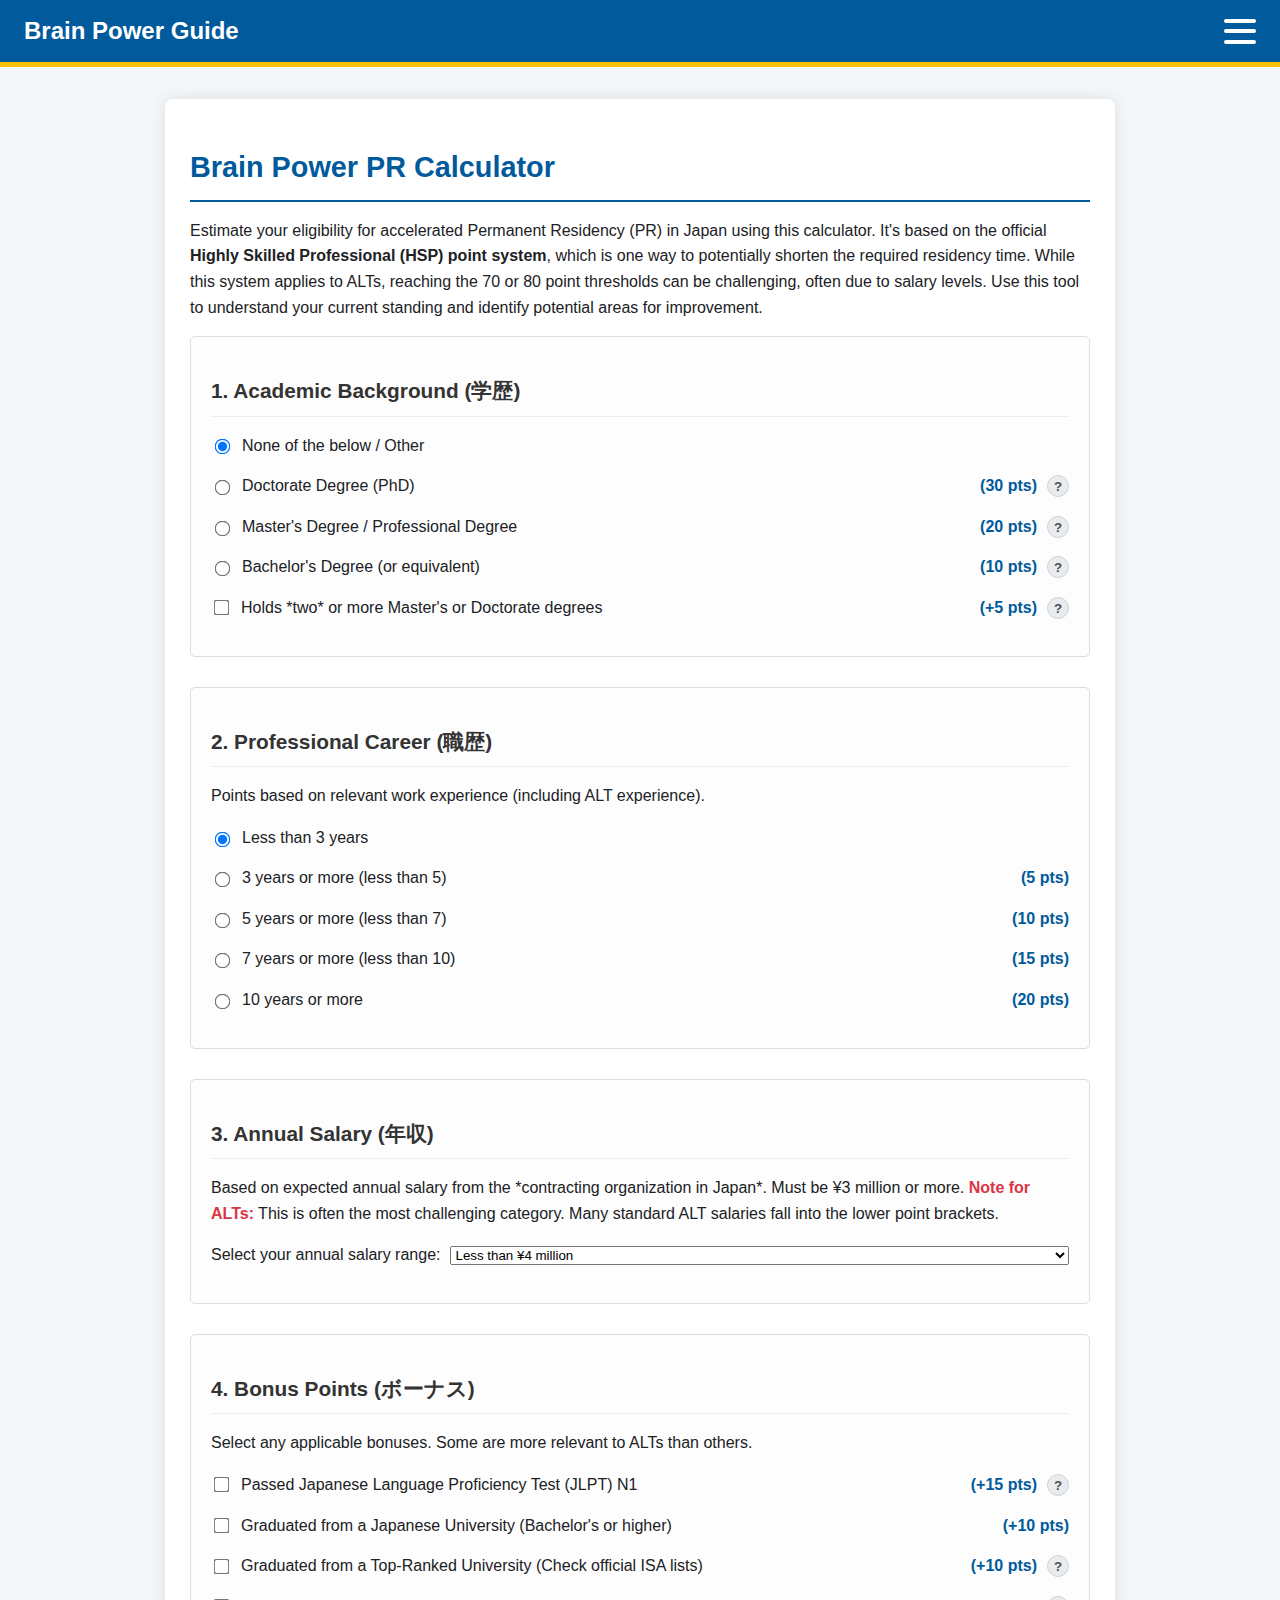
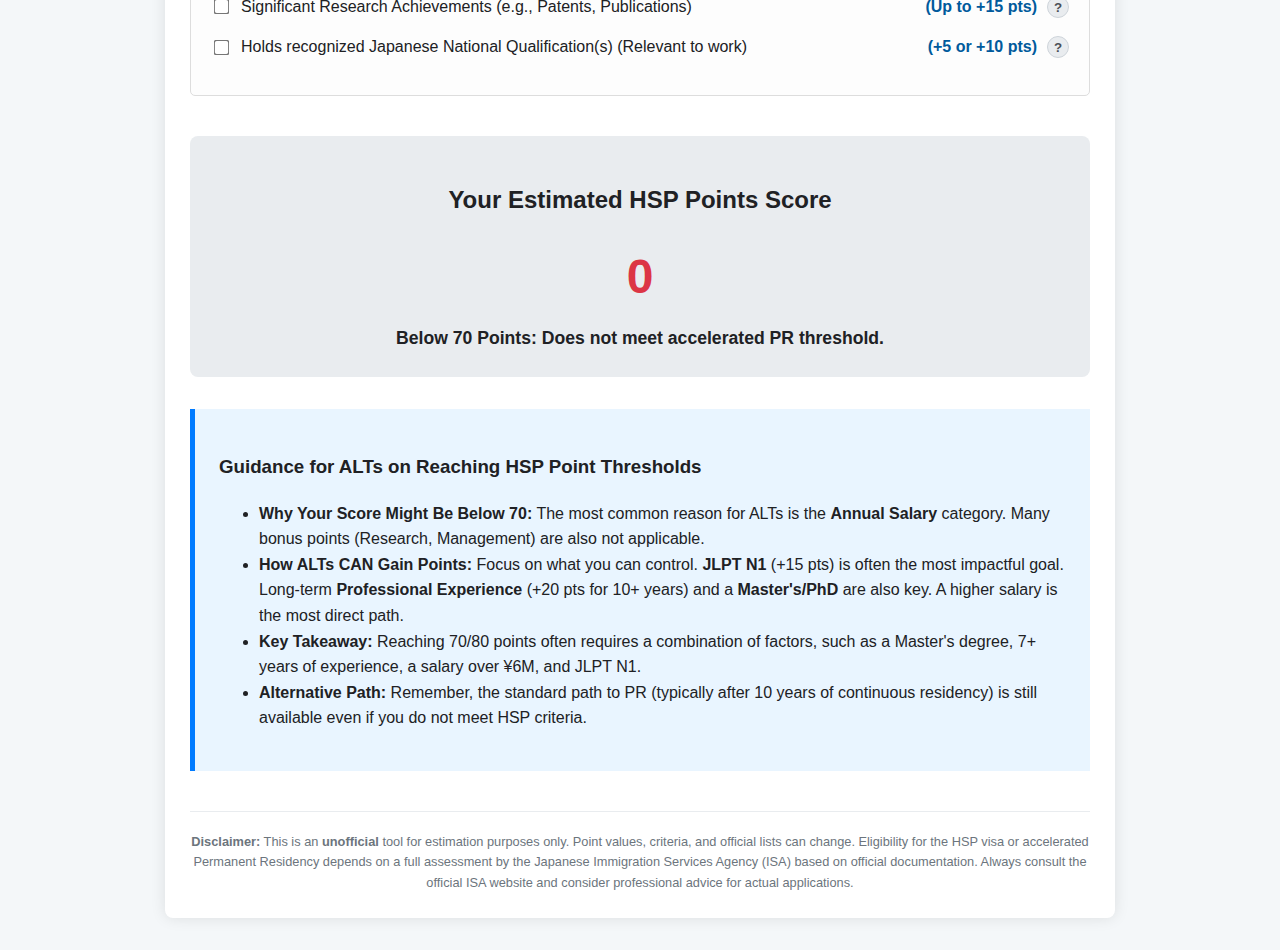
<file: hsp-calculator.html>
<!DOCTYPE html>
<html lang="en">
<head>
    <meta charset="UTF-8">
    <base target="_top">
    <meta name="viewport" content="width=device-width, initial-scale=1.0">
    <title>HSP PR Calculator - Brain Power Guide</title>
    <!-- Link to the main stylesheet -->
    <link rel="stylesheet" href="style.css" media="screen">
    <!-- Link to Google Font as in your original file -->
    <link href="https://fonts.googleapis.com/css2?family=Lato:wght@400;700&display=swap" rel="stylesheet">
</head>
<body>
    <header class="no-print">
        <div class="header-content">
            <a href="index.html" class="logo-link"><h1>Brain Power Guide</h1></a>
            <button class="hamburger-btn" id="hamburgerBtn" aria-label="Open Navigation Menu">
                <span></span>
                <span></span>
                <span></span>
            </button>
        </div>
        <nav class="mobile-nav" id="mobileNav">
            <a href="index.html">Welcome</a>
            <a href="visa-info.html">Visa Info</a>
            <a href="taxes.html">Taxes</a>
            <a href="hello-work.html">Hello Work</a>
            <a href="budgeting.html">Budgeting</a>
            <a href="alt-handbook.html">ALT Handbook</a>
            <a href="lesson-architect.html">Lesson Architect</a>
            <a href="hsp-calculator.html" class="active">HSP Calculator</a>
            <a href="emergency.html">Emergency</a>
            <a href="glossary.html">Glossary</a>
        </nav>
    </header>

    <div class="container calculator-container">
        <h1>Brain Power PR Calculator</h1>
        <p>
          Estimate your eligibility for accelerated Permanent Residency (PR) in Japan using this calculator.
          It's based on the official <strong>Highly Skilled Professional (HSP) point system</strong>, which is one way to potentially shorten the required residency time.
          While this system applies to ALTs, reaching the 70 or 80 point thresholds can be challenging, often due to salary levels.
          Use this tool to understand your current standing and identify potential areas for improvement.
        </p>

        <form id="hspForm">
          <!-- Academic Background -->
          <div class="category">
            <h2>1. Academic Background (学歴)</h2>
            <div class="criterion">
              <input type="radio" id="degree_none" name="academic_background" value="0" data-points="0" checked>
              <label for="degree_none">None of the below / Other</label>
            </div>
            <div class="criterion">
              <input type="radio" id="degree_phd" name="academic_background" value="30" data-points="30">
              <label for="degree_phd">Doctorate Degree (PhD)</label>
              <span class="points">(30 pts)</span>
              <button type="button" class="help-btn" aria-label="Help on Doctorate Degree">?</button>
              <span class="help-bubble">Points awarded for holding a PhD degree from a recognized university.</span>
            </div>
            <div class="criterion">
              <input type="radio" id="degree_master" name="academic_background" value="20" data-points="20">
              <label for="degree_master">Master's Degree / Professional Degree</label>
              <span class="points">(20 pts)</span>
              <button type="button" class="help-btn" aria-label="Help on Master's Degree">?</button>
              <span class="help-bubble">Points awarded for holding a Master's degree or a recognized professional degree (e.g., MBA, JD).</span>
            </div>
            <div class="criterion">
              <input type="radio" id="degree_bachelor" name="academic_background" value="10" data-points="10">
              <label for="degree_bachelor">Bachelor's Degree (or equivalent)</label>
              <span class="points">(10 pts)</span>
              <button type="button" class="help-btn" aria-label="Help on Bachelor's Degree">?</button>
              <span class="help-bubble">Points awarded for holding a Bachelor's degree or equivalent higher education recognized by Japan.</span>
            </div>
             <div class="criterion">
              <input type="checkbox" id="bonus_dual_degree" name="bonus_dual_degree" value="5" data-points="5">
              <label for="bonus_dual_degree">Holds *two* or more Master's or Doctorate degrees</label>
              <span class="points">(+5 pts)</span>
              <button type="button" class="help-btn" aria-label="Help on Dual Degrees">?</button>
              <span class="help-bubble">Additional bonus points if you possess multiple Master's degrees or PhDs in different fields.</span>
            </div>
          </div>

          <!-- Professional Career -->
          <div class="category">
            <h2>2. Professional Career (職歴)</h2>
            <p>Points based on relevant work experience (including ALT experience).</p>
            <div class="criterion">
              <input type="radio" id="exp_none" name="professional_career" value="0" data-points="0" checked>
              <label for="exp_none">Less than 3 years</label>
            </div>
            <div class="criterion">
              <input type="radio" id="exp_3yr" name="professional_career" value="5" data-points="5">
              <label for="exp_3yr">3 years or more (less than 5)</label>
              <span class="points">(5 pts)</span>
            </div>
            <div class="criterion">
              <input type="radio" id="exp_5yr" name="professional_career" value="10" data-points="10">
              <label for="exp_5yr">5 years or more (less than 7)</label>
              <span class="points">(10 pts)</span>
            </div>
            <div class="criterion">
              <input type="radio" id="exp_7yr" name="professional_career" value="15" data-points="15">
              <label for="exp_7yr">7 years or more (less than 10)</label>
              <span class="points">(15 pts)</span>
            </div>
            <div class="criterion">
              <input type="radio" id="exp_10yr" name="professional_career" value="20" data-points="20">
              <label for="exp_10yr">10 years or more</label>
              <span class="points">(20 pts)</span>
            </div>
          </div>

          <!-- Annual Salary -->
          <div class="category">
             <h2>3. Annual Salary (年収)</h2>
             <p>
                Based on expected annual salary from the *contracting organization in Japan*. Must be ¥3 million or more.
                <strong style="color: #dc3545;">Note for ALTs:</strong> This is often the most challenging category. Many standard ALT salaries fall into the lower point brackets.
            </p>
            <div class="criterion">
              <label for="annual_salary">Select your annual salary range:</label>
              <select id="annual_salary" name="annual_salary">
                <option value="0" data-points="0">Less than ¥4 million</option>
                <option value="10" data-points="10">¥4 million to less than ¥5 million</option>
                <option value="15" data-points="15">¥5 million to less than ¥6 million</option>
                <option value="20" data-points="20">¥6 million to less than ¥7 million</option>
                <option value="25" data-points="25">¥7 million to less than ¥8 million</option>
                <option value="30" data-points="30">¥8 million to less than ¥9 million</option>
                <option value="35" data-points="35">¥9 million to less than ¥10 million</option>
                <option value="40" data-points="40">¥10 million or more</option>
              </select>
            </div>
          </div>

          <!-- Bonus Points -->
          <div class="category">
            <h2>4. Bonus Points (ボーナス)</h2>
            <p>Select any applicable bonuses. Some are more relevant to ALTs than others.</p>
            <div class="criterion">
              <input type="checkbox" id="bonus_jlpt_n1" name="bonus_jlpt_n1" value="15" data-points="15">
              <label for="bonus_jlpt_n1">Passed Japanese Language Proficiency Test (JLPT) N1</label>
              <span class="points">(+15 pts)</span>
              <button type="button" class="help-btn" aria-label="Help on JLPT N1">?</button>
              <span class="help-bubble">Or achieved 480+ points on the Business Japanese Proficiency Test (BJT). A very valuable bonus for ALTs.</span>
            </div>
            <div class="criterion">
              <input type="checkbox" id="bonus_jp_uni" name="bonus_jp_uni" value="10" data-points="10">
              <label for="bonus_jp_uni">Graduated from a Japanese University (Bachelor's or higher)</label>
              <span class="points">(+10 pts)</span>
            </div>
             <div class="criterion">
              <input type="checkbox" id="bonus_top_uni" name="bonus_top_uni" value="10" data-points="10">
              <label for="bonus_top_uni">Graduated from a Top-Ranked University (Check official ISA lists)</label>
              <span class="points">(+10 pts)</span>
              <button type="button" class="help-btn" aria-label="Help on Top University Graduation">?</button>
              <span class="help-bubble">Applies to graduates of universities on specific global rankings (QS, THE, ARWU) or Japan's 'Top Global University Project'. Check the Immigration Services Agency website for the current official lists.</span>
            </div>
             <div class="criterion">
              <input type="checkbox" id="bonus_research" name="bonus_research" value="15" data-points="15">
              <label for="bonus_research">Significant Research Achievements (e.g., Patents, Publications)</label>
              <span class="points">(Up to +15 pts)</span>
              <button type="button" class="help-btn" aria-label="Help on Research Achievements">?</button>
              <span class="help-bubble">Generally *not applicable* to standard ALT work duties. Requires detailed proof evaluated by immigration.</span>
            </div>
            <div class="criterion">
              <input type="checkbox" id="bonus_jp_qual" name="bonus_jp_qual" value="10" data-points="10">
              <label for="bonus_jp_qual">Holds recognized Japanese National Qualification(s) (Relevant to work)</label>
              <span class="points">(+5 or +10 pts)</span>
              <button type="button" class="help-btn" aria-label="Help on Japanese Qualifications">?</button>
              <span class="help-bubble">Generally *not applicable* to standard ALT roles. Refers to high-level licenses listed by the ISA.</span>
            </div>
          </div>
        </form>

        <div class="score-display">
          <h2>Your Estimated HSP Points Score</h2>
          <div id="totalScore">0</div>
          <div id="eligibilityMessage">Calculating...</div>
        </div>

        <div class="alt-guidance">
             <h3>Guidance for ALTs on Reaching HSP Point Thresholds</h3>
             <ul>
                <li><strong>Why Your Score Might Be Below 70:</strong> The most common reason for ALTs is the <strong>Annual Salary</strong> category. Many bonus points (Research, Management) are also not applicable.</li>
                <li><strong>How ALTs CAN Gain Points:</strong> Focus on what you can control. <strong>JLPT N1</strong> (+15 pts) is often the most impactful goal. Long-term <strong>Professional Experience</strong> (+20 pts for 10+ years) and a <strong>Master's/PhD</strong> are also key. A higher salary is the most direct path.</li>
                <li><strong>Key Takeaway:</strong> Reaching 70/80 points often requires a combination of factors, such as a Master's degree, 7+ years of experience, a salary over ¥6M, and JLPT N1.</li>
                <li><strong>Alternative Path:</strong> Remember, the standard path to PR (typically after 10 years of continuous residency) is still available even if you do not meet HSP criteria.</li>
            </ul>
        </div>

        <div class="disclaimer">
           <strong>Disclaimer:</strong> This is an <strong>unofficial</strong> tool for estimation purposes only. Point values, criteria, and official lists can change. Eligibility for the HSP visa or accelerated Permanent Residency depends on a full assessment by the Japanese Immigration Services Agency (ISA) based on official documentation. Always consult the official ISA website and consider professional advice for actual applications.
        </div>
    </div>

    <script src="script.js"></script>
</body>
</html>
</file>
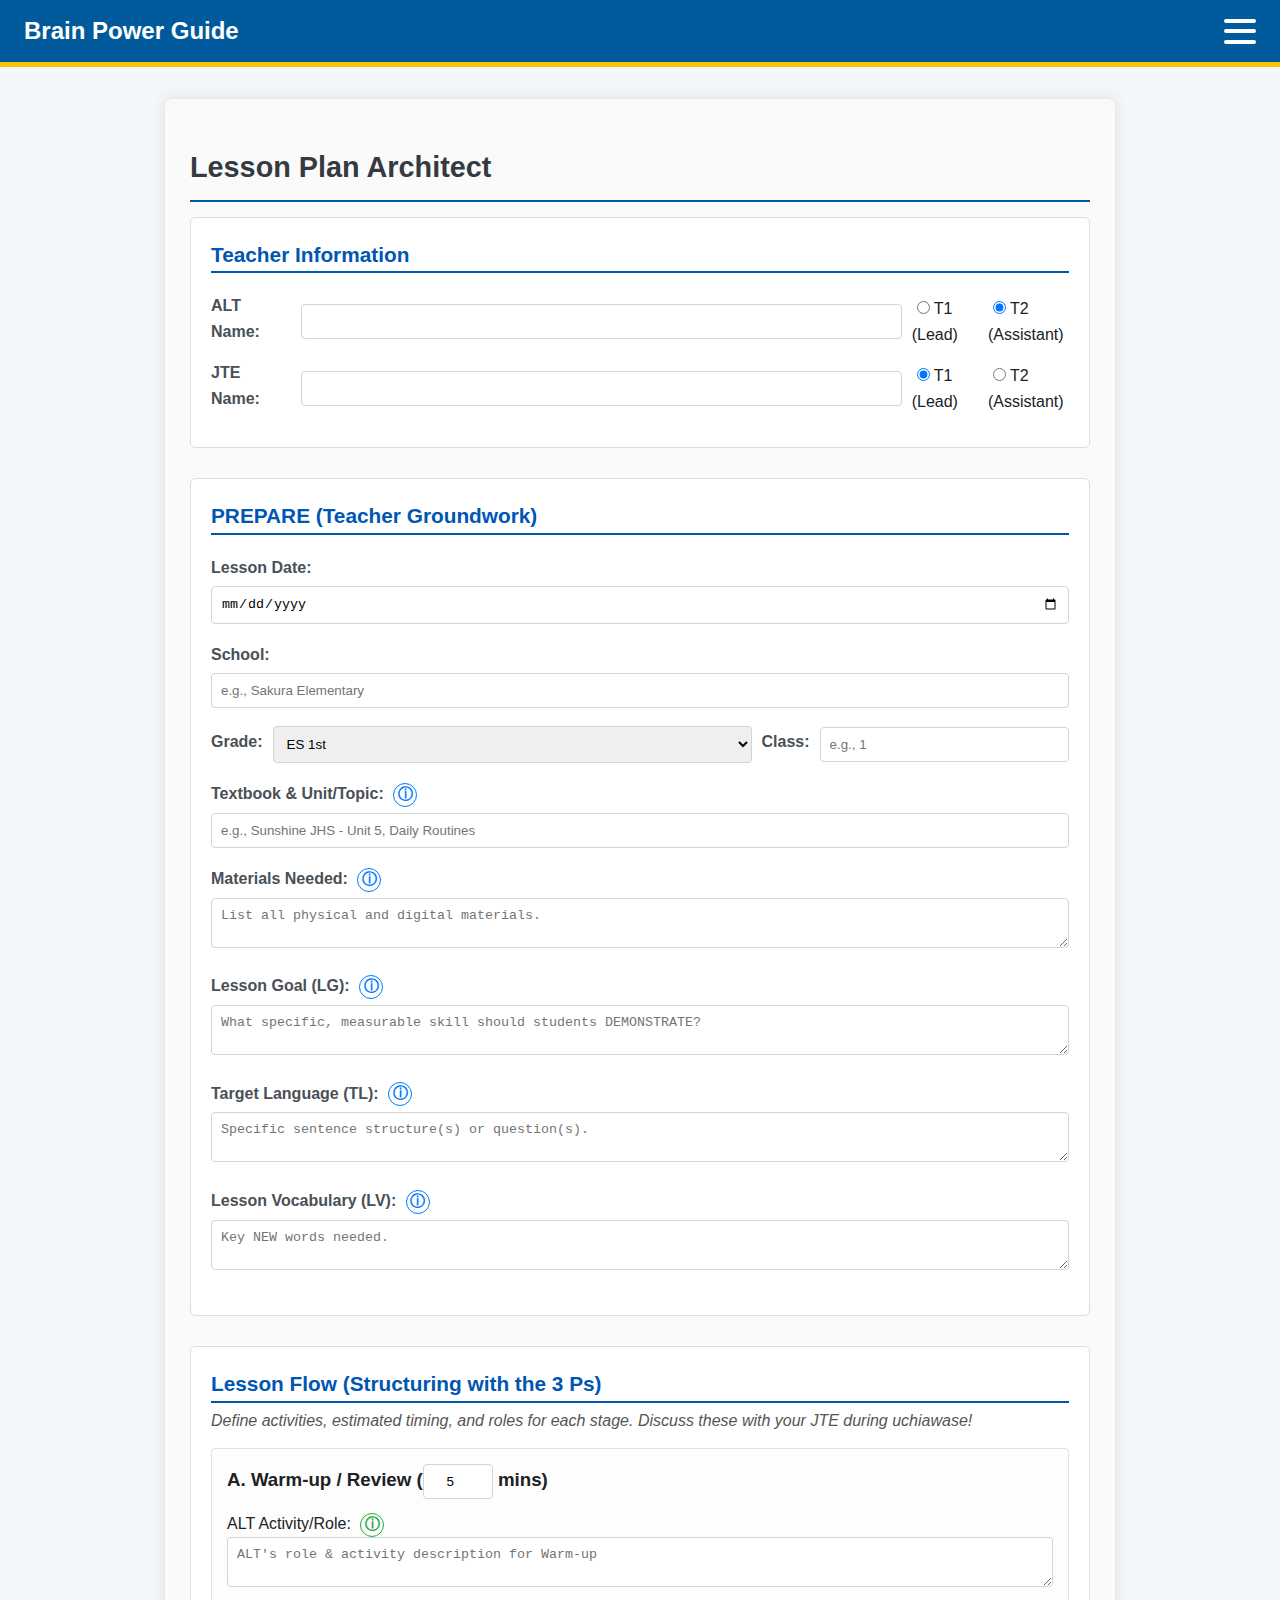
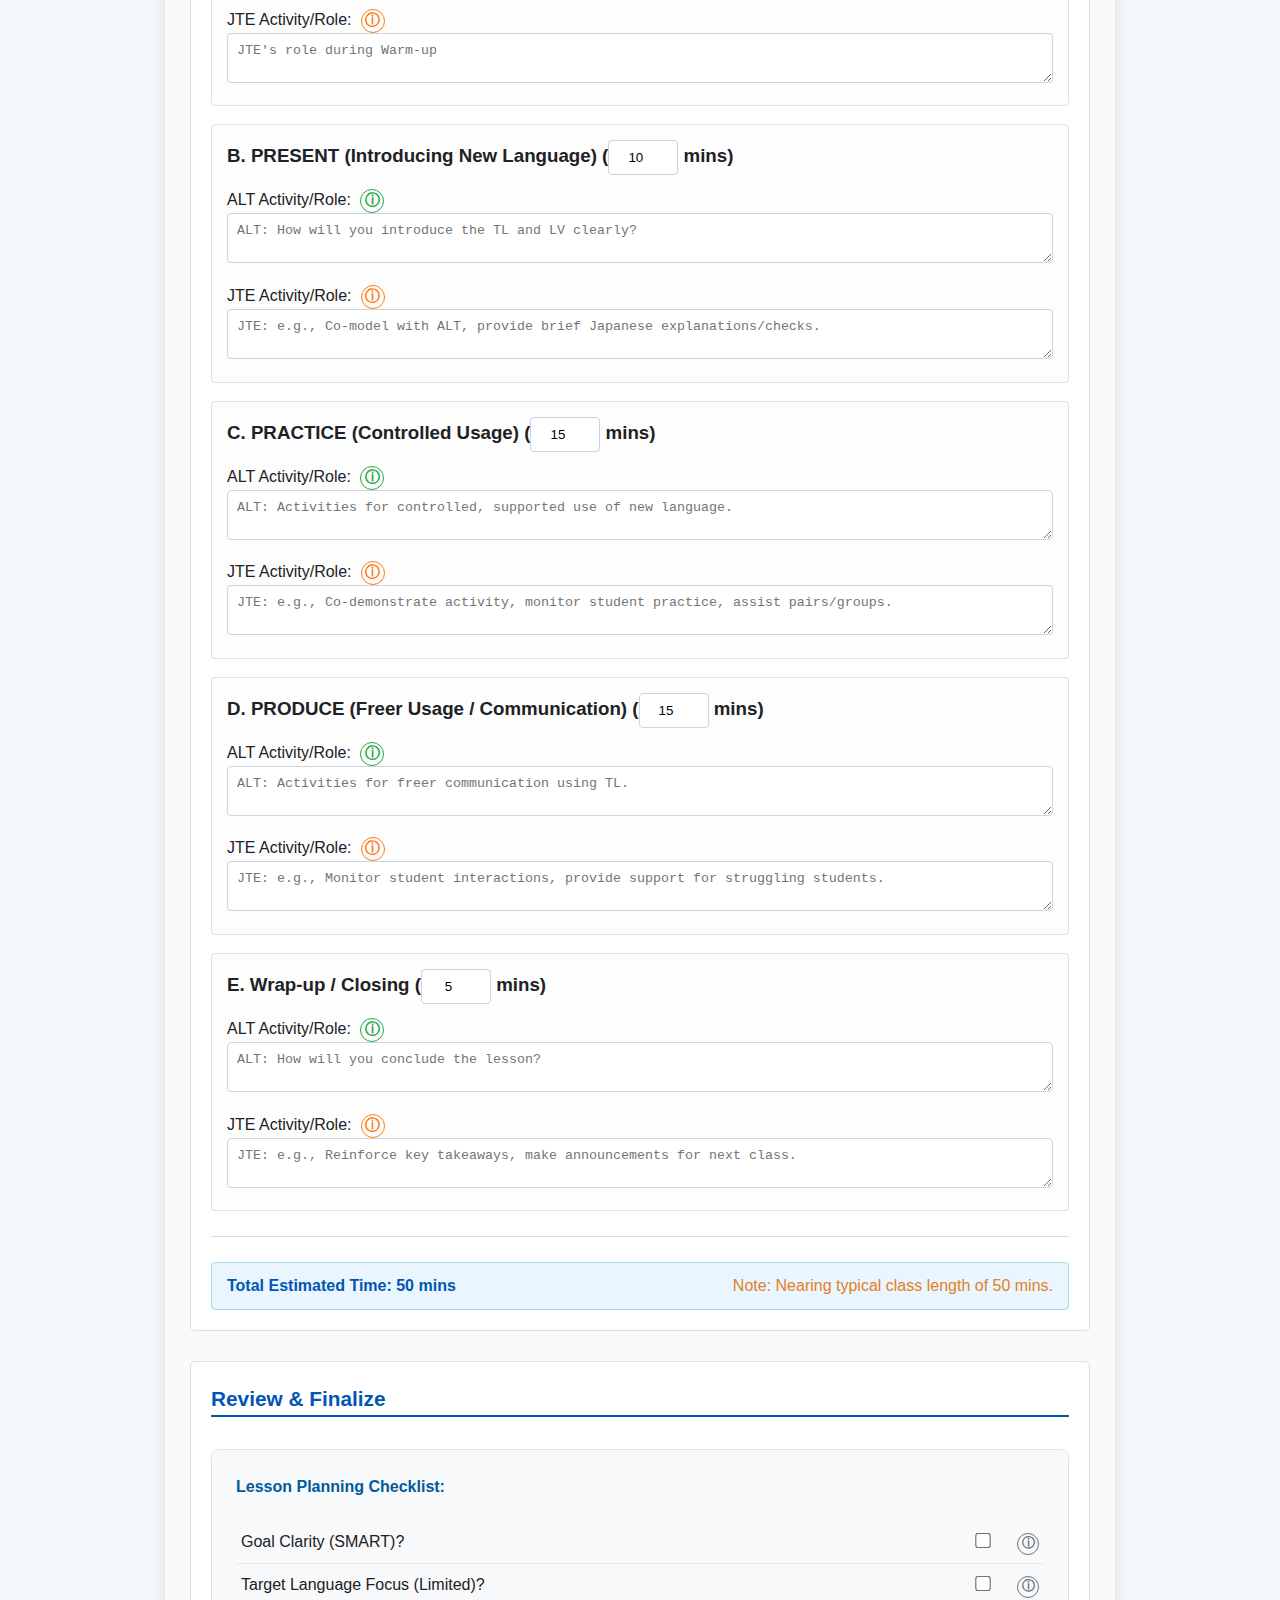
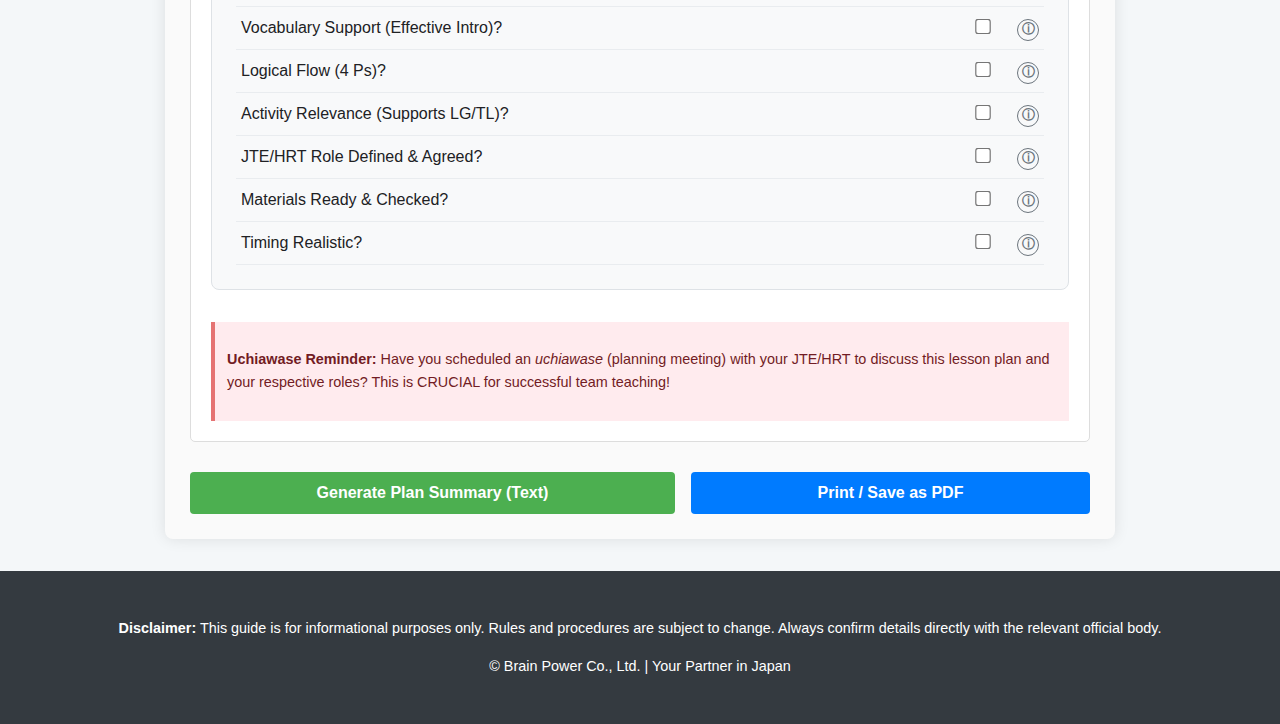
<file: lesson-architect.html>
<!DOCTYPE html>
<html lang="en">
<head>
    <meta charset="UTF-8">
    <base target="_top">
    <meta name="viewport" content="width=device-width, initial-scale=1.0">
    <title>Lesson Architect - Brain Power Guide</title>
    <link rel="stylesheet" href="style.css" media="screen">
    <link rel="stylesheet" href="print.css" media="print">
    <link href="https://fonts.googleapis.com/css2?family=Lato:wght@400;700&display=swap" rel="stylesheet">
</head>
<body data-theme="light">
    <header class="no-print">
        <div class="header-content">
            <a href="index.html" class="logo-link"><h1>Brain Power Guide</h1></a>
            <button class="hamburger-btn" id="hamburgerBtn" aria-label="Open Navigation Menu">
                <span></span>
                <span></span>
                <span></span>
            </button>
        </div>
        <nav class="mobile-nav" id="mobileNav">
            <a href="index.html">Welcome</a>
            <a href="visa-info.html">Visa Info</a>
            <a href="taxes.html">Taxes</a>
            <a href="hello-work.html">Hello Work</a>
            <a href="budgeting.html">Budgeting</a>
            <a href="alt-handbook.html">ALT Handbook</a>
            <a href="lesson-architect.html" class="active">Lesson Architect</a>
            <a href="hsp-calculator.html">HSP Calculator</a>
            <a href="emergency.html">Emergency</a>
            <a href="glossary.html">Glossary</a>
        </nav>
    </header>

    <div class="container lesson-architect-container">
        <h1>Lesson Plan Architect</h1>
        
        <!-- Teacher Info -->
        <div class="phase-section teacher-info">
            <h2>Teacher Information</h2>
            <div class="form-group teacher-role-group">
                <label for="altName">ALT Name:</label>
                <input type="text" id="altName" name="altName" class="teacher-name-input">
                <div class="role-selector">
                    <div><input type="radio" name="altRole" id="altT1" value="T1"><label for="altT1" class="radio-label">T1 (Lead)</label></div>
                    <div><input type="radio" name="altRole" id="altT2" value="T2" checked><label for="altT2" class="radio-label">T2 (Assistant)</label></div>
                </div>
            </div>
            <div class="form-group teacher-role-group">
                <label for="jteName">JTE Name:</label>
                <input type="text" id="jteName" name="jteName" class="teacher-name-input">
                 <div class="role-selector">
                    <div><input type="radio" name="jteRole" id="jteT1" value="T1" checked><label for="jteT1" class="radio-label">T1 (Lead)</label></div>
                    <div><input type="radio" name="jteRole" id="jteT2" value="T2"><label for="jteT2" class="radio-label">T2 (Assistant)</label></div>
                </div>
            </div>
        </div>

        <!-- PREPARE -->
        <div id="phase-prepare" class="phase-section">
          <h2>PREPARE (Teacher Groundwork)</h2>
          <div class="form-group">
            <label for="planDate">Lesson Date:</label>
            <input type="date" id="planDate" name="planDate">
          </div>
          <div class="form-group">
            <label for="planSchool">School:</label>
            <input type="text" id="planSchool" name="planSchool" placeholder="e.g., Sakura Elementary">
          </div>
          <div class="form-group grade-class-group">
            <label for="planGrade">Grade:</label>
            <select id="planGrade" name="planGrade"></select>
            <label for="planClass" class="class-label">Class:</label>
            <input type="text" id="planClass" name="planClass" placeholder="e.g., 1">
          </div>
          <div class="form-group">
            <label for="planTextbookUnit">Textbook & Unit/Topic: <span class="tooltip-icon info" data-tooltip-target="tooltip-textbook">ⓘ</span></label>
            <input type="text" id="planTextbookUnit" name="planTextbookUnit" placeholder="e.g., Sunshine JHS - Unit 5, Daily Routines">
            <div class="tooltip-text" id="tooltip-textbook"><strong>Hint:</strong> Enter the textbook name and the specific unit or topic for this lesson. This helps focus your planning and link to curriculum goals.</div>
          </div>
           <div class="form-group">
            <label for="materialsNeeded">Materials Needed: <span class="tooltip-icon info" data-tooltip-target="tooltip-materials">ⓘ</span></label>
            <textarea id="materialsNeeded" name="materialsNeeded" rows="2" placeholder="List all physical and digital materials."></textarea>
            <div class="tooltip-text" id="tooltip-materials"><strong>Hint:</strong> e.g., 10 animal flashcards, 'What time is it?' worksheet, YouTube video link.<br><strong>Suggestion:</strong> Check the Brain Bank for ready-made materials!<br><strong>Reminder:</strong> Ensure all materials are prepared, printed, and tested (if digital) well before the lesson.</div>
          </div>
          <div class="form-group">
            <label for="lessonGoal">Lesson Goal (LG): <span class="tooltip-icon info" data-tooltip-target="tooltip-lg">ⓘ</span></label>
            <textarea id="lessonGoal" name="lessonGoal" rows="2" placeholder="What specific, measurable skill should students DEMONSTRATE?"></textarea>
            <div class="tooltip-text" id="tooltip-lg"><strong>Hint:</strong> What should students be able to DO by the lesson's end? Use an action verb (e.g., "ask," "answer," "identify," "describe").<br><strong>Example:</strong> "Students will be able to ask and answer 'What time do you...?' for three daily activities using present tense."<br><strong>Reminder:</strong> Focus on ONE primary, achievable goal for a single lesson. Make it SMART (Specific, Measurable, Achievable, Relevant, Time-bound).</div>
          </div>
          <div class="form-group">
            <label for="targetLanguage">Target Language (TL): <span class="tooltip-icon info" data-tooltip-target="tooltip-tl">ⓘ</span></label>
            <textarea id="targetLanguage" name="targetLanguage" rows="2" placeholder="Specific sentence structure(s) or question(s)."></textarea>
            <div class="tooltip-text" id="tooltip-tl"><strong>Hint:</strong> The exact phrases, grammar points, or questions central to the lesson.<br><strong>Example:</strong> "What time do you [verb]?" / "I [verb] at [time]." / "He/She [verbs] at [time]."<br><strong>Suggestion:</strong> Is this TL appropriate for the selected Grade? Check MEXT guidelines or textbook aims. Consider student cognitive load.<br><strong>Reminder:</strong> Don't introduce too many complex structures at once. One or two key items are usually best for a single lesson.</div>
          </div>
          <div class="form-group">
            <label for="lessonVocabulary">Lesson Vocabulary (LV): <span class="tooltip-icon info" data-tooltip-target="tooltip-lv">ⓘ</span></label>
            <textarea id="lessonVocabulary" name="lessonVocabulary" rows="2" placeholder="Key NEW words needed."></textarea>
            <div class="tooltip-text" id="tooltip-lv"><strong>Hint:</strong> List only essential NEW words students need for the TL and activities.<br><strong>Example:</strong> (For "What time do you...") get up, eat breakfast, go to school, 7:00, 7:15, half past seven.<br><strong>Suggestion:</strong> Limit new vocabulary items (e.g., 5-7 for younger ES, 7-10 for JHS per lesson). Can you link any LV to visuals from the Brain Bank?<br><strong>Reminder:</strong> How will you pre-teach, present, and check understanding of this LV? (e.g., flashcards, gestures, context).</div>
          </div>
        </div>

        <!-- Lesson Flow (3 Ps) -->
        <div id="phase-lesson-flow" class="phase-section">
          <h2>Lesson Flow (Structuring with the 3 Ps)</h2>
          <p class="section-subtitle">Define activities, estimated timing, and roles for each stage. Discuss these with your JTE during <i>uchiawase</i>!</p>
          <div class="lesson-stage">
            <h3>A. Warm-up / Review (<input type="number" class="time-input" min="0" value="5" data-stage="warmup"> mins)</h3>
            <label for="warmupDescALT">ALT Activity/Role: <span class="tooltip-icon alt-role" data-tooltip-target="tooltip-warmup-alt">ⓘ</span></label>
            <textarea class="activity-description" id="warmupDescALT" placeholder="ALT's role & activity description for Warm-up"></textarea>
            <div class="tooltip-text" id="tooltip-warmup-alt"><strong>ALT Role:</strong> Lead a short, engaging activity (3-5 mins) to energize students, review previous material, or lightly introduce the lesson's theme. Examples: quick song, chant ("Hello Song," "Days of the Week"), simple game (Keyword, Gesture Game), or asking simple questions ("How are you?" "What's the weather?").<br><strong>Reminder:</strong> Keep it brief, interactive, and fun! Ensure instructions are clear and simple.</div>
            <label for="warmupDescJTE">JTE Activity/Role: <span class="tooltip-icon jte-role" data-tooltip-target="tooltip-warmup-jte">ⓘ</span></label>
            <textarea class="activity-description" id="warmupDescJTE" placeholder="JTE's role during Warm-up"></textarea>
            <div class="tooltip-text" id="tooltip-warmup-jte"><strong>JTE Role:</strong> Participate enthusiastically in the ALT's warm-up. Model responses/actions for students. Assist with materials if needed (e.g., pointing to calendar). Help manage student attention and encourage participation. Example: If ALT asks "How are you?", JTE can model "I'm happy!"</div>
          </div>
          <div class="lesson-stage">
            <h3>B. PRESENT (Introducing New Language) (<input type="number" class="time-input" min="0" value="10" data-stage="present"> mins)</h3>
            <label for="presentDescALT">ALT Activity/Role: <span class="tooltip-icon alt-role" data-tooltip-target="tooltip-present-alt">ⓘ</span></label>
            <textarea class="activity-description" id="presentDescALT" placeholder="ALT: How will you introduce the TL and LV clearly?"></textarea>
            <div class="tooltip-text" id="tooltip-present-alt"><strong>ALT Role:</strong> Clearly and engagingly introduce the Target Language (TL) and Lesson Vocabulary (LV). <br><strong>Key Strategies:</strong> Use vivid DEMONSTRATION (don't just explain!). Model pronunciation slowly and clearly multiple times. Use visuals (flashcards, realia, whiteboard drawings). Employ gestures (TPR). Act out short dialogues with the JTE showcasing the TL in context. (e.g., ALT: "What time do you get up?" JTE: "I get up at 6:30.").<br><strong>Classroom English:</strong> "Look!", "Listen!", "Repeat after me."<br><strong>Reminder:</strong> Assume students understand NO English explanation without strong visual/contextual support. Repetition is vital.</div>
            <label for="presentDescJTE">JTE Activity/Role: <span class="tooltip-icon jte-role" data-tooltip-target="tooltip-present-jte">ⓘ</span></label>
            <textarea class="activity-description" id="presentDescJTE" placeholder="JTE: e.g., Co-model with ALT, provide brief Japanese explanations/checks."></textarea>
            <div class="tooltip-text" id="tooltip-present-jte"><strong>JTE Role:</strong> Actively co-model dialogues/scenarios with the ALT. Help display visuals. Reinforce ALT's modeling by repeating key phrases or asking comprehension-check questions in simple English or Japanese. Provide brief, targeted Japanese explanations of grammar points or nuanced vocabulary AFTER the ALT's English presentation, if necessary for clarity. Manage student attention.</div>
          </div>
          <div class="lesson-stage">
            <h3>C. PRACTICE (Controlled Usage) (<input type="number" class="time-input" min="0" value="15" data-stage="practice"> mins)</h3>
            <label for="practiceDescALT">ALT Activity/Role: <span class="tooltip-icon alt-role" data-tooltip-target="tooltip-practice-alt">ⓘ</span></label>
            <textarea class="activity-description" id="practiceDescALT" placeholder="ALT: Activities for controlled, supported use of new language."></textarea>
            <div class="tooltip-text" id="tooltip-practice-alt"><strong>ALT Role:</strong> Lead structured activities where students use the TL/LV with high support and repetition. Focus on accuracy and building confidence. Examples: Chorus drills, substitution drills, simple sentence-making with flashcards, matching games (Karuta). <br><strong>Key:</strong> ALWAYS demonstrate the activity clearly with the JTE first. Break down instructions step-by-step.</div>
            <label for="practiceDescJTE">JTE Activity/Role: <span class="tooltip-icon jte-role" data-tooltip-target="tooltip-practice-jte">ⓘ</span></label>
            <textarea class="activity-description" id="practiceDescJTE" placeholder="JTE: e.g., Co-demonstrate activity, monitor student practice, assist pairs/groups."></textarea>
            <div class="tooltip-text" id="tooltip-practice-jte"><strong>JTE Role:</strong> Co-demonstrate the practice activity thoroughly with the ALT. Circulate during practice, monitor student understanding, and provide individual assistance. Help clarify instructions in Japanese if groups are struggling.</div>
          </div>
          <div class="lesson-stage">
            <h3>D. PRODUCE (Freer Usage / Communication) (<input type="number" class="time-input" min="0" value="15" data-stage="produce"> mins)</h3>
            <label for="produceDescALT">ALT Activity/Role: <span class="tooltip-icon alt-role" data-tooltip-target="tooltip-produce-alt">ⓘ</span></label>
            <textarea class="activity-description" id="produceDescALT" placeholder="ALT: Activities for freer communication using TL."></textarea>
            <div class="tooltip-text" id="tooltip-produce-alt"><strong>ALT Role:</strong> Facilitate activities where students use the TL more freely to exchange real information. Focus shifts towards fluency. Examples: Information gap activities, surveys ("Find someone who..."), simple student-led role-plays. <br><strong>Key:</strong> Ensure the task is achievable. Provide clear models and necessary scaffolding (e.g., sentence starters on the board).</div>
            <label for="produceDescJTE">JTE Activity/Role: <span class="tooltip-icon jte-role" data-tooltip-target="tooltip-produce-jte">ⓘ</span></label>
            <textarea class="activity-description" id="produceDescJTE" placeholder="JTE: e.g., Monitor student interactions, provide support for struggling students."></textarea>
            <div class="tooltip-text" id="tooltip-produce-jte"><strong>JTE Role:</strong> Circulate and monitor student interactions. Provide support to students who are struggling to express themselves. Help pair/group students effectively. Encourage use of the target language.</div>
          </div>
          <div class="lesson-stage">
            <h3>E. Wrap-up / Closing (<input type="number" class="time-input" min="0" value="5" data-stage="wrapup"> mins)</h3>
            <label for="wrapupDescALT">ALT Activity/Role: <span class="tooltip-icon alt-role" data-tooltip-target="tooltip-wrapup-alt">ⓘ</span></label>
            <textarea class="activity-description" id="wrapupDescALT" placeholder="ALT: How will you conclude the lesson?"></textarea>
            <div class="tooltip-text" id="tooltip-wrapup-alt"><strong>ALT Role:</strong> Briefly review the main learning point/TL from the lesson. Praise students' effort ("Good job today, everyone!"). Give a positive closing ("See you next time!").</div>
            <label for="wrapupDescJTE">JTE Activity/Role: <span class="tooltip-icon jte-role" data-tooltip-target="tooltip-wrapup-jte">ⓘ</span></label>
            <textarea class="activity-description" id="wrapupDescJTE" placeholder="JTE: e.g., Reinforce key takeaways, make announcements for next class."></textarea>
            <div class="tooltip-text" id="tooltip-wrapup-jte"><strong>JTE Role:</strong> Reinforce the ALT's summary. Offer final words of praise. Make necessary announcements for homework or the next lesson.</div>
          </div>
           <hr class="section-divider">
          <div id="time-allocation">
            <strong>Total Estimated Time: <span id="total-time">0</span> mins</strong>
            <div id="time-warning" style="display: none;"></div>
          </div>
        </div>

        <!-- Review & Finalize -->
        <div id="phase-review" class="phase-section">
            <h2>Review & Finalize</h2>
            <div class="page-checklist architect-checklist">
                <h4>Lesson Planning Checklist:</h4>
                <table>
                    <tr>
                        <td>Goal Clarity (SMART)?</td>
                        <td class="checkbox-cell"><input type="checkbox" id="chkGoalClarity"></td>
                        <td class="tooltip-cell"><span class="tooltip-icon checklist-tip" data-tooltip-target="tooltip-chk-goal">ⓘ</span></td>
                    </tr>
                    <tr class="tooltip-row"><td colspan="3"><div class="tooltip-text" id="tooltip-chk-goal"><strong>Check:</strong> Is the Lesson Goal specific, measurable, achievable, relevant, and time-bound? Can students *demonstrate* it?</div></td></tr>
                    
                    <tr>
                        <td>Target Language Focus (Limited)?</td>
                        <td class="checkbox-cell"><input type="checkbox" id="chkTLFocus"></td>
                        <td class="tooltip-cell"><span class="tooltip-icon checklist-tip" data-tooltip-target="tooltip-chk-tl">ⓘ</span></td>
                    </tr>
                    <tr class="tooltip-row"><td colspan="3"><div class="tooltip-text" id="tooltip-chk-tl"><strong>Check:</strong> Are you trying to teach too much new grammar/phrases? One or two distinct TL items are usually best for one lesson.</div></td></tr>
                    
                    <tr>
                        <td>Vocabulary Support (Effective Intro)?</td>
                        <td class="checkbox-cell"><input type="checkbox" id="chkLVSupport"></td>
                        <td class="tooltip-cell"><span class="tooltip-icon checklist-tip" data-tooltip-target="tooltip-chk-lv">ⓘ</span></td>
                    </tr>
                    <tr class="tooltip-row"><td colspan="3"><div class="tooltip-text" id="tooltip-chk-lv"><strong>Check:</strong> Is necessary NEW vocabulary clearly identified? How will it be introduced and reinforced (visuals, gestures, context)?</div></td></tr>

                    <tr>
                        <td>Logical Flow (4 Ps)?</td>
                        <td class="checkbox-cell"><input type="checkbox" id="chkLogicalFlow"></td>
                        <td class="tooltip-cell"><span class="tooltip-icon checklist-tip" data-tooltip-target="tooltip-chk-flow">ⓘ</span></td>
                    </tr>
                    <tr class="tooltip-row"><td colspan="3"><div class="tooltip-text" id="tooltip-chk-flow"><strong>Check:</strong> Does the lesson progress logically: Warm-up -> Present -> Practice -> Produce -> Wrap-up? Does each stage build upon the previous one?</div></td></tr>
                    
                    <tr>
                        <td>Activity Relevance (Supports LG/TL)?</td>
                        <td class="checkbox-cell"><input type="checkbox" id="chkActivityRelevance"></td>
                        <td class="tooltip-cell"><span class="tooltip-icon checklist-tip" data-tooltip-target="tooltip-chk-relevance">ⓘ</span></td>
                    </tr>
                    <tr class="tooltip-row"><td colspan="3"><div class="tooltip-text" id="tooltip-chk-relevance"><strong>Check:</strong> Do chosen activities directly help students practice and use the TL to achieve the Lesson Goal? Avoid "fun for fun's sake" if it doesn't support learning.</div></td></tr>

                    <tr>
                        <td>JTE/HRT Role Defined & Agreed?</td>
                        <td class="checkbox-cell"><input type="checkbox" id="chkJTERoleDefined"></td>
                        <td class="tooltip-cell"><span class="tooltip-icon checklist-tip" data-tooltip-target="tooltip-chk-jte-role">ⓘ</span></td>
                    </tr>
                    <tr class="tooltip-row"><td colspan="3"><div class="tooltip-text" id="tooltip-chk-jte-role"><strong>Check:</strong> Does the plan clearly outline specific, actionable roles for both ALT and JTE during each stage? Has this been discussed and agreed upon in <i>uchiawase</i>?</div></td></tr>
                    
                    <tr>
                        <td>Materials Ready & Checked?</td>
                        <td class="checkbox-cell"><input type="checkbox" id="chkMaterialsReady"></td>
                        <td class="tooltip-cell"><span class="tooltip-icon checklist-tip" data-tooltip-target="tooltip-chk-materials">ⓘ</span></td>
                    </tr>
                    <tr class="tooltip-row"><td colspan="3"><div class="tooltip-text" id="tooltip-chk-materials"><strong>Check:</strong> Are ALL necessary materials (flashcards, worksheets, digital files, audio, realia, etc.) prepared, printed, tested, and organized?</div></td></tr>
                    
                    <tr>
                        <td>Timing Realistic?</td>
                        <td class="checkbox-cell"><input type="checkbox" id="chkTimingRealistic"></td>
                        <td class="tooltip-cell"><span class="tooltip-icon checklist-tip" data-tooltip-target="tooltip-chk-timing">ⓘ</span></td>
                    </tr>
                    <tr class="tooltip-row"><td colspan="3"><div class="tooltip-text" id="tooltip-chk-timing"><strong>Check:</strong> Are time estimates for each stage reasonable for the actual class length (usually 45-50 min)? Factor in transitions. It's common to overestimate what can be done.</div></td></tr>
                </table>
            </div>
            <div class="reminder final-reminder">
                <p><strong>Uchiawase Reminder:</strong> Have you scheduled an <em>uchiawase</em> (planning meeting) with your JTE/HRT to discuss this lesson plan and your respective roles? This is CRUCIAL for successful team teaching!</p>
            </div>
        </div>

        <div class="button-group no-print">
            <button id="generatePlanButton" type="button">Generate Plan Summary (Text)</button>
            <button id="printPlanButton" type="button">Print / Save as PDF</button>
        </div>

        <div id="plan-summary-section" style="display:none;" class="phase-section no-print">
            <h2>Generated Lesson Plan Summary</h2>
            <textarea id="planSummaryOutput" rows="20" readonly></textarea>
        </div>
    </div>
    
    <footer class="no-print">
        <p><strong>Disclaimer:</strong> This guide is for informational purposes only. Rules and procedures are subject to change. Always confirm details directly with the relevant official body.</p>
        <p>© Brain Power Co., Ltd. | Your Partner in Japan</p>
    </footer>

    <script src="script.js"></script>
</body>
</html>
</file>
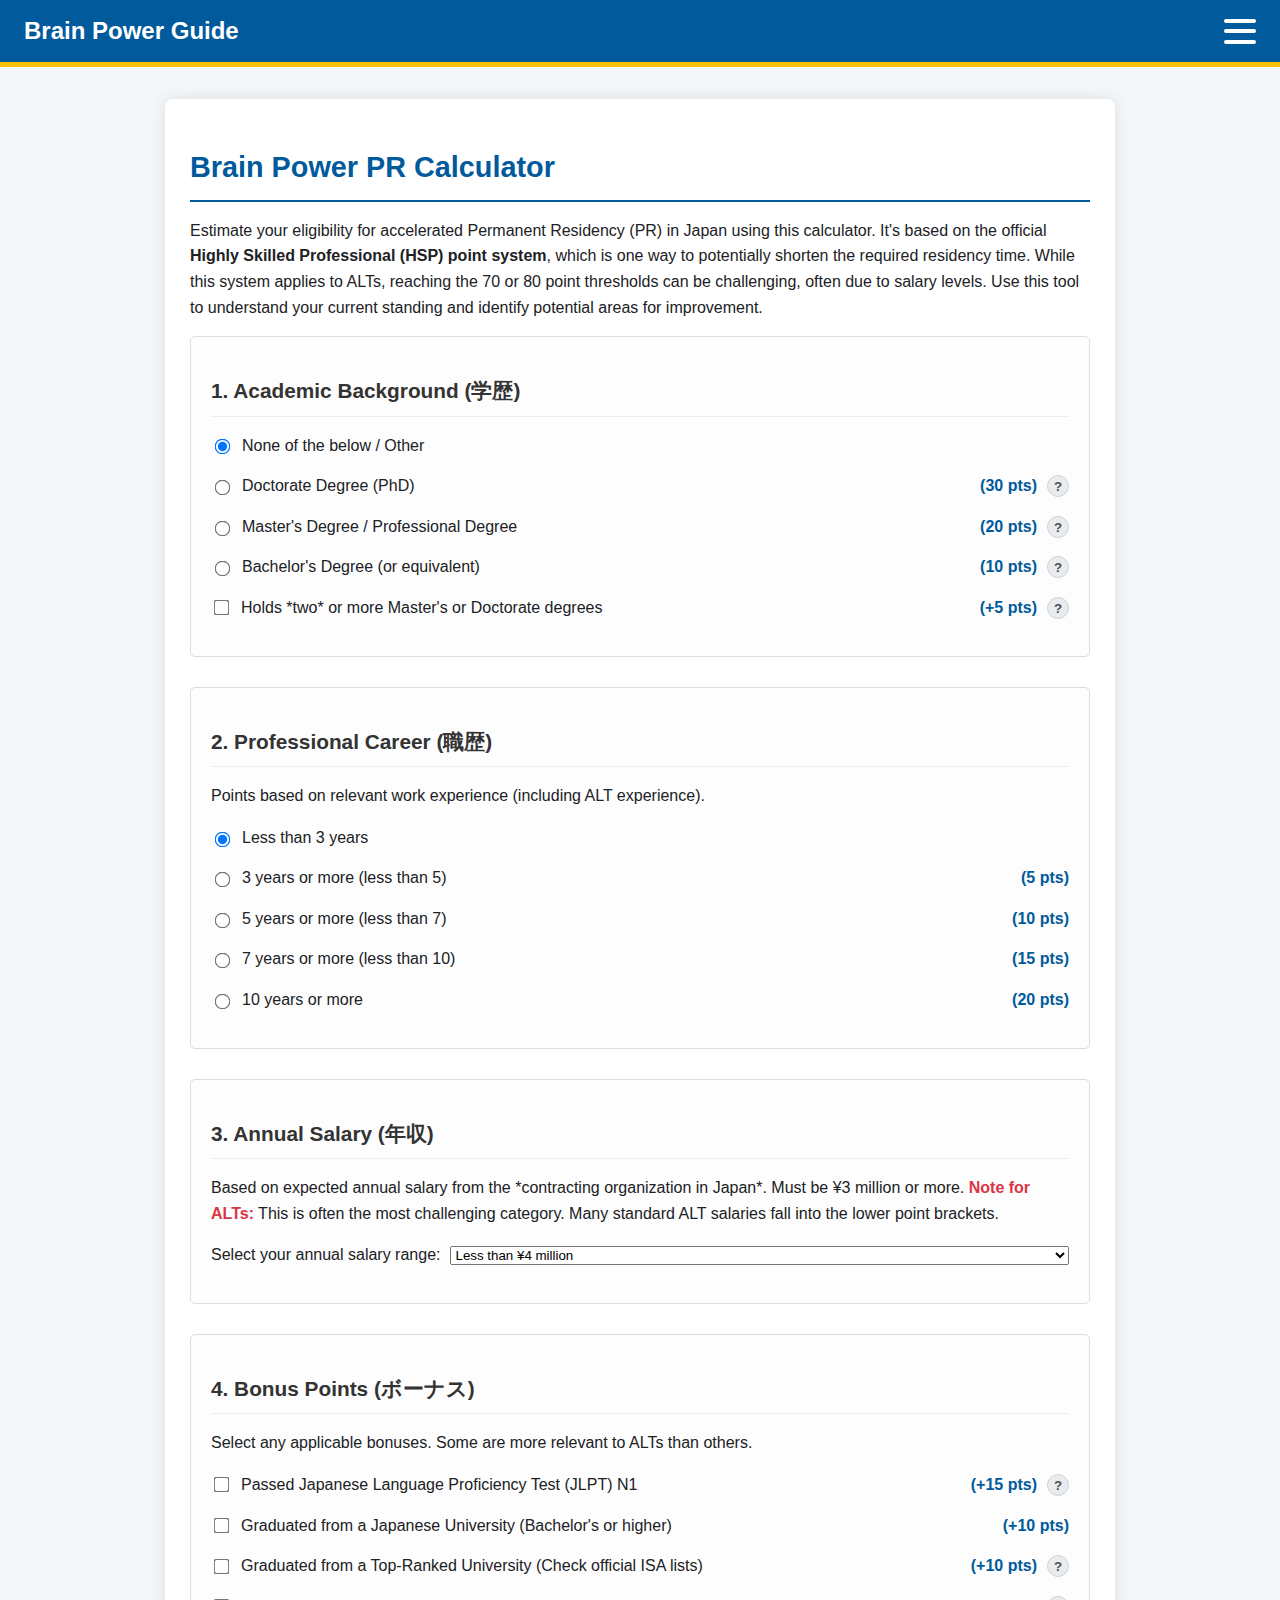
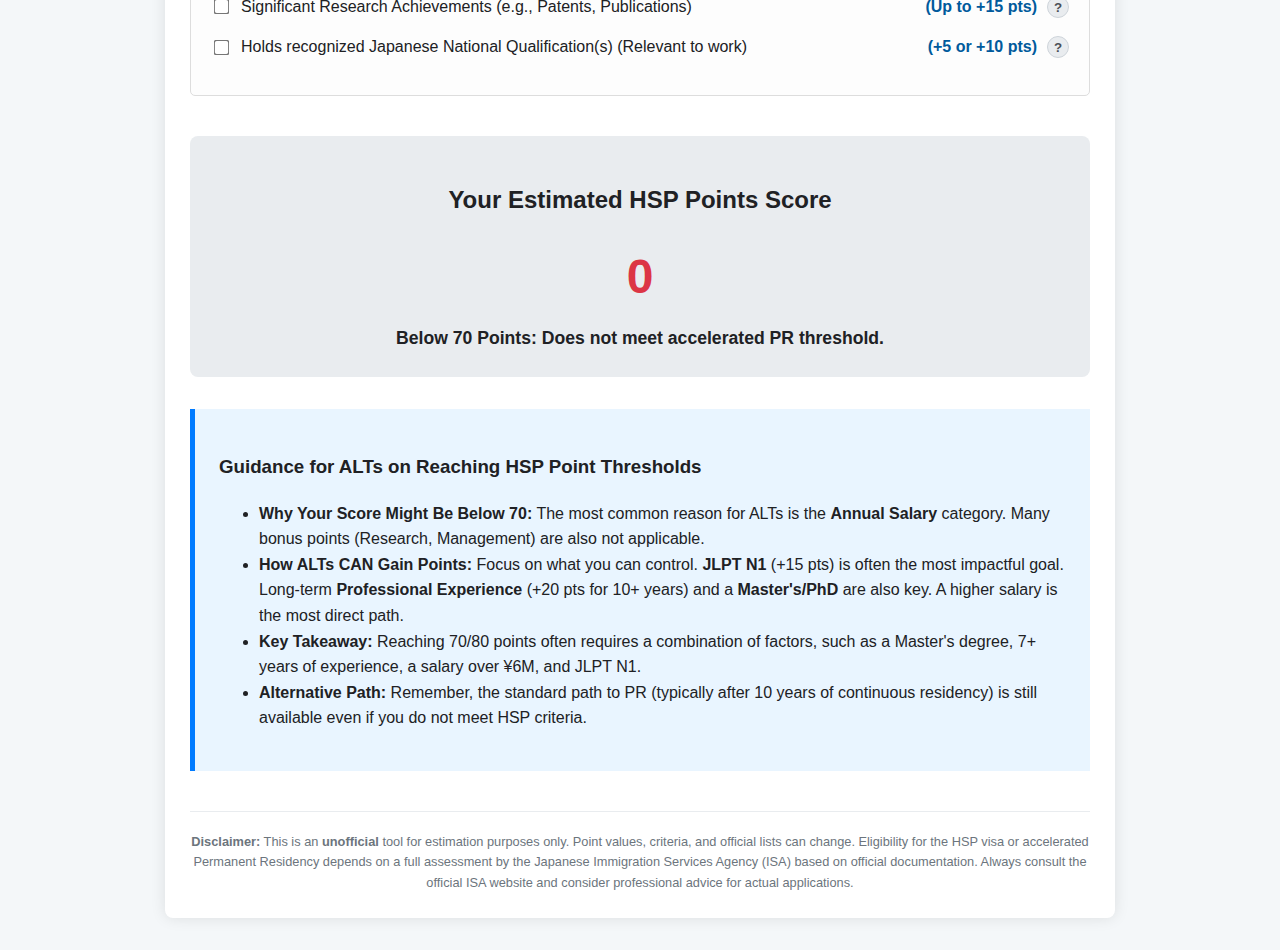
<file: PR-calculator.html>
<!DOCTYPE html>
<html lang="en">
<head>
    <meta charset="UTF-8">
    <base target="_top">
    <meta name="viewport" content="width=device-width, initial-scale=1.0">
    <title>HSP PR Calculator - Brain Power Guide</title>
    <!-- Link to the main stylesheet -->
    <link rel="stylesheet" href="style.css" media="screen">
    <!-- Link to Google Font as in your original file -->
    <link href="https://fonts.googleapis.com/css2?family=Lato:wght@400;700&display=swap" rel="stylesheet">
</head>
<body>
    <header class="no-print">
        <div class="header-content">
            <a href="index.html" class="logo-link"><h1>Brain Power Guide</h1></a>
            <button class="hamburger-btn" id="hamburgerBtn" aria-label="Open Navigation Menu">
                <span></span>
                <span></span>
                <span></span>
            </button>
        </div>
        <nav class="mobile-nav" id="mobileNav">
            <a href="visa-info.html">Visa Info</a>
            <a href="taxes.html">Taxes</a>
            <a href="hello-work.html">Hello Work</a>
            <a href="budgeting.html">Budgeting</a>
            <a href="alt-handbook.html">ALT Handbook</a>
            <a href="lesson-architect.html">Lesson Architect</a>
            <a href="PR-calculator.html" class="active">PR Calculator</a>
            <a href="emergency.html">Emergency</a>
            <a href="glossary.html">Glossary</a>
        </nav>
    </header>

    <div class="container calculator-container">
        <h1>Brain Power PR Calculator</h1>
        <p>
          Estimate your eligibility for accelerated Permanent Residency (PR) in Japan using this calculator.
          It's based on the official <strong>Highly Skilled Professional (HSP) point system</strong>, which is one way to potentially shorten the required residency time.
          While this system applies to ALTs, reaching the 70 or 80 point thresholds can be challenging, often due to salary levels.
          Use this tool to understand your current standing and identify potential areas for improvement.
        </p>

        <form id="hspForm">
          <!-- Academic Background -->
          <div class="category">
            <h2>1. Academic Background (学歴)</h2>
            <div class="criterion">
              <input type="radio" id="degree_none" name="academic_background" value="0" data-points="0" checked>
              <label for="degree_none">None of the below / Other</label>
            </div>
            <div class="criterion">
              <input type="radio" id="degree_phd" name="academic_background" value="30" data-points="30">
              <label for="degree_phd">Doctorate Degree (PhD)</label>
              <span class="points">(30 pts)</span>
              <button type="button" class="help-btn" aria-label="Help on Doctorate Degree">?</button>
              <span class="help-bubble">Points awarded for holding a PhD degree from a recognized university.</span>
            </div>
            <div class="criterion">
              <input type="radio" id="degree_master" name="academic_background" value="20" data-points="20">
              <label for="degree_master">Master's Degree / Professional Degree</label>
              <span class="points">(20 pts)</span>
              <button type="button" class="help-btn" aria-label="Help on Master's Degree">?</button>
              <span class="help-bubble">Points awarded for holding a Master's degree or a recognized professional degree (e.g., MBA, JD).</span>
            </div>
            <div class="criterion">
              <input type="radio" id="degree_bachelor" name="academic_background" value="10" data-points="10">
              <label for="degree_bachelor">Bachelor's Degree (or equivalent)</label>
              <span class="points">(10 pts)</span>
              <button type="button" class="help-btn" aria-label="Help on Bachelor's Degree">?</button>
              <span class="help-bubble">Points awarded for holding a Bachelor's degree or equivalent higher education recognized by Japan.</span>
            </div>
             <div class="criterion">
              <input type="checkbox" id="bonus_dual_degree" name="bonus_dual_degree" value="5" data-points="5">
              <label for="bonus_dual_degree">Holds *two* or more Master's or Doctorate degrees</label>
              <span class="points">(+5 pts)</span>
              <button type="button" class="help-btn" aria-label="Help on Dual Degrees">?</button>
              <span class="help-bubble">Additional bonus points if you possess multiple Master's degrees or PhDs in different fields.</span>
            </div>
          </div>

          <!-- Professional Career -->
          <div class="category">
            <h2>2. Professional Career (職歴)</h2>
            <p>Points based on relevant work experience (including ALT experience).</p>
            <div class="criterion">
              <input type="radio" id="exp_none" name="professional_career" value="0" data-points="0" checked>
              <label for="exp_none">Less than 3 years</label>
            </div>
            <div class="criterion">
              <input type="radio" id="exp_3yr" name="professional_career" value="5" data-points="5">
              <label for="exp_3yr">3 years or more (less than 5)</label>
              <span class="points">(5 pts)</span>
            </div>
            <div class="criterion">
              <input type="radio" id="exp_5yr" name="professional_career" value="10" data-points="10">
              <label for="exp_5yr">5 years or more (less than 7)</label>
              <span class="points">(10 pts)</span>
            </div>
            <div class="criterion">
              <input type="radio" id="exp_7yr" name="professional_career" value="15" data-points="15">
              <label for="exp_7yr">7 years or more (less than 10)</label>
              <span class="points">(15 pts)</span>
            </div>
            <div class="criterion">
              <input type="radio" id="exp_10yr" name="professional_career" value="20" data-points="20">
              <label for="exp_10yr">10 years or more</label>
              <span class="points">(20 pts)</span>
            </div>
          </div>

          <!-- Annual Salary -->
          <div class="category">
             <h2>3. Annual Salary (年収)</h2>
             <p>
                Based on expected annual salary from the *contracting organization in Japan*. Must be ¥3 million or more.
                <strong style="color: #dc3545;">Note for ALTs:</strong> This is often the most challenging category. Many standard ALT salaries fall into the lower point brackets.
            </p>
            <div class="criterion">
              <label for="annual_salary">Select your annual salary range:</label>
              <select id="annual_salary" name="annual_salary">
                <option value="0" data-points="0">Less than ¥4 million</option>
                <option value="10" data-points="10">¥4 million to less than ¥5 million</option>
                <option value="15" data-points="15">¥5 million to less than ¥6 million</option>
                <option value="20" data-points="20">¥6 million to less than ¥7 million</option>
                <option value="25" data-points="25">¥7 million to less than ¥8 million</option>
                <option value="30" data-points="30">¥8 million to less than ¥9 million</option>
                <option value="35" data-points="35">¥9 million to less than ¥10 million</option>
                <option value="40" data-points="40">¥10 million or more</option>
              </select>
            </div>
          </div>

          <!-- Bonus Points -->
          <div class="category">
            <h2>4. Bonus Points (ボーナス)</h2>
            <p>Select any applicable bonuses. Some are more relevant to ALTs than others.</p>
            <div class="criterion">
              <input type="checkbox" id="bonus_jlpt_n1" name="bonus_jlpt_n1" value="15" data-points="15">
              <label for="bonus_jlpt_n1">Passed Japanese Language Proficiency Test (JLPT) N1</label>
              <span class="points">(+15 pts)</span>
              <button type="button" class="help-btn" aria-label="Help on JLPT N1">?</button>
              <span class="help-bubble">Or achieved 480+ points on the Business Japanese Proficiency Test (BJT). A very valuable bonus for ALTs.</span>
            </div>
            <div class="criterion">
              <input type="checkbox" id="bonus_jp_uni" name="bonus_jp_uni" value="10" data-points="10">
              <label for="bonus_jp_uni">Graduated from a Japanese University (Bachelor's or higher)</label>
              <span class="points">(+10 pts)</span>
            </div>
             <div class="criterion">
              <input type="checkbox" id="bonus_top_uni" name="bonus_top_uni" value="10" data-points="10">
              <label for="bonus_top_uni">Graduated from a Top-Ranked University (Check official ISA lists)</label>
              <span class="points">(+10 pts)</span>
              <button type="button" class="help-btn" aria-label="Help on Top University Graduation">?</button>
              <span class="help-bubble">Applies to graduates of universities on specific global rankings (QS, THE, ARWU) or Japan's 'Top Global University Project'. Check the Immigration Services Agency website for the current official lists.</span>
            </div>
             <div class="criterion">
              <input type="checkbox" id="bonus_research" name="bonus_research" value="15" data-points="15">
              <label for="bonus_research">Significant Research Achievements (e.g., Patents, Publications)</label>
              <span class="points">(Up to +15 pts)</span>
              <button type="button" class="help-btn" aria-label="Help on Research Achievements">?</button>
              <span class="help-bubble">Generally *not applicable* to standard ALT work duties. Requires detailed proof evaluated by immigration.</span>
            </div>
            <div class="criterion">
              <input type="checkbox" id="bonus_jp_qual" name="bonus_jp_qual" value="10" data-points="10">
              <label for="bonus_jp_qual">Holds recognized Japanese National Qualification(s) (Relevant to work)</label>
              <span class="points">(+5 or +10 pts)</span>
              <button type="button" class="help-btn" aria-label="Help on Japanese Qualifications">?</button>
              <span class="help-bubble">Generally *not applicable* to standard ALT roles. Refers to high-level licenses listed by the ISA.</span>
            </div>
          </div>
        </form>

        <div class="score-display">
          <h2>Your Estimated HSP Points Score</h2>
          <div id="totalScore">0</div>
          <div id="eligibilityMessage">Calculating...</div>
        </div>

        <div class="alt-guidance">
             <h3>Guidance for ALTs on Reaching HSP Point Thresholds</h3>
             <ul>
                <li><strong>Why Your Score Might Be Below 70:</strong> The most common reason for ALTs is the <strong>Annual Salary</strong> category. Many bonus points (Research, Management) are also not applicable.</li>
                <li><strong>How ALTs CAN Gain Points:</strong> Focus on what you can control. <strong>JLPT N1</strong> (+15 pts) is often the most impactful goal. Long-term <strong>Professional Experience</strong> (+20 pts for 10+ years) and a <strong>Master's/PhD</strong> are also key. A higher salary is the most direct path.</li>
                <li><strong>Key Takeaway:</strong> Reaching 70/80 points often requires a combination of factors, such as a Master's degree, 7+ years of experience, a salary over ¥6M, and JLPT N1.</li>
                <li><strong>Alternative Path:</strong> Remember, the standard path to PR (typically after 10 years of continuous residency) is still available even if you do not meet HSP criteria.</li>
            </ul>
        </div>

        <div class="disclaimer">
           <strong>Disclaimer:</strong> This is an <strong>unofficial</strong> tool for estimation purposes only. Point values, criteria, and official lists can change. Eligibility for the HSP visa or accelerated Permanent Residency depends on a full assessment by the Japanese Immigration Services Agency (ISA) based on official documentation. Always consult the official ISA website and consider professional advice for actual applications.
        </div>
    </div>

    <script src="script.js"></script>
</body>
</html>
</file>
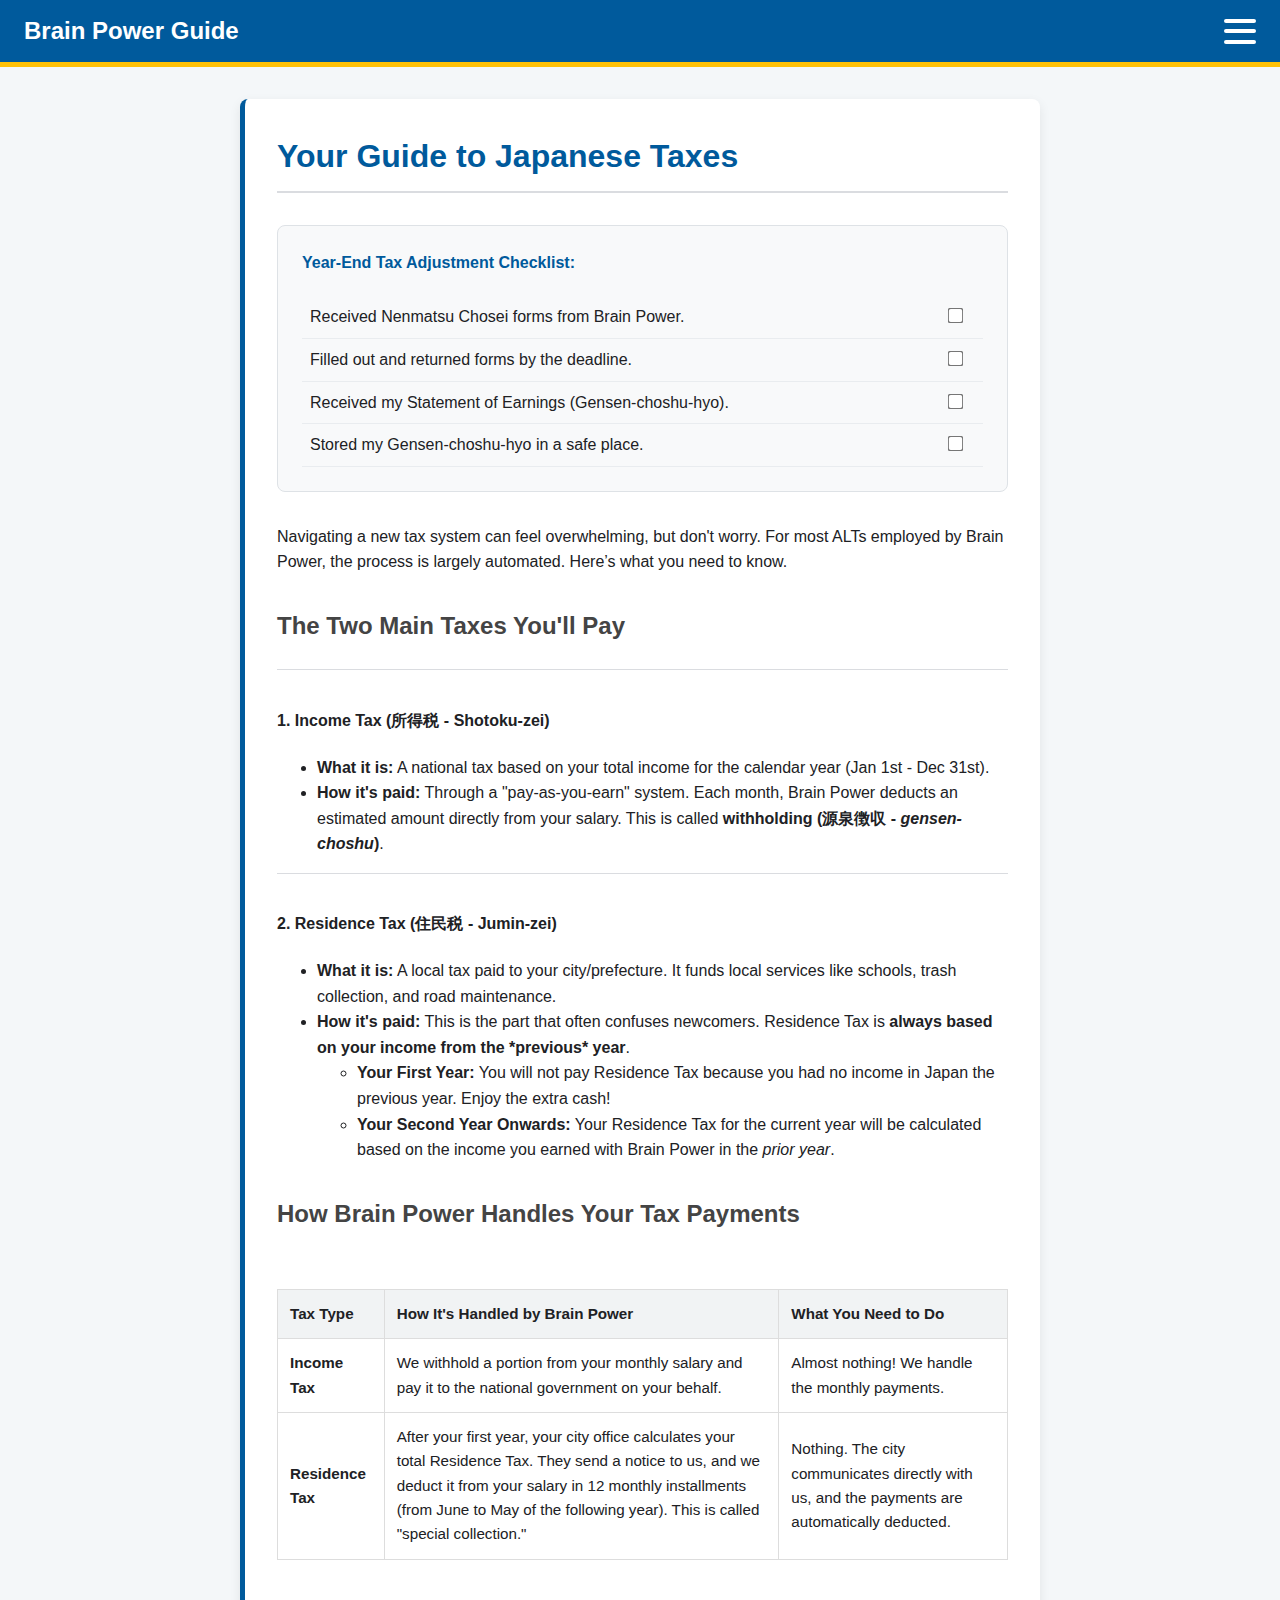
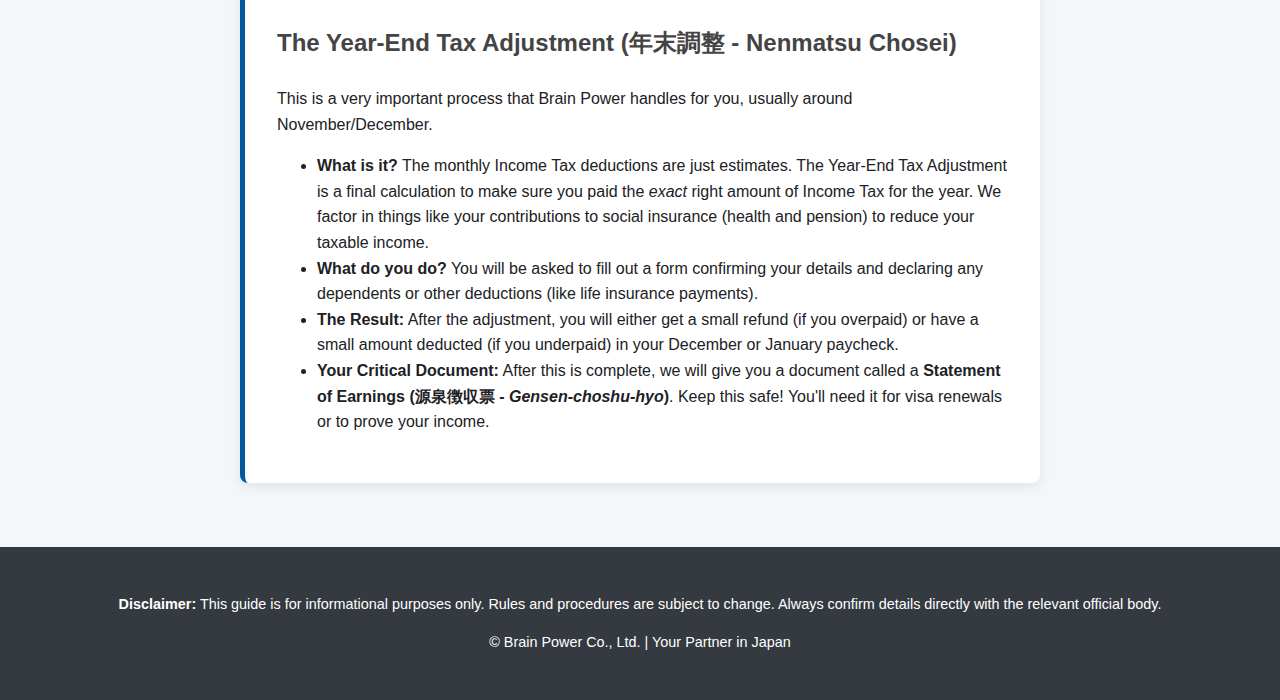
<file: taxes.html>
<!DOCTYPE html>
<html lang="en">
<head>
    <meta charset="UTF-8">
    <meta name="viewport" content="width=device-width, initial-scale=1.0">
    <title>Japanese Taxes - Brain Power Guide</title>
    <link rel="stylesheet" href="style.css" media="screen">
    <link rel="stylesheet" href="print.css" media="print">
</head>
<body>
    <header class="no-print">
        <div class="header-content">
            <a href="index.html" class="logo-link"><h1>Brain Power Guide</h1></a>
            <button class="hamburger-btn" id="hamburgerBtn" aria-label="Open Navigation Menu">
                <span></span>
                <span></span>
                <span></span>
            </button>
        </div>
        <nav class="mobile-nav" id="mobileNav">
            <a href="visa-info.html">Visa Info</a>
            <a href="taxes.html" class="active">Taxes</a>
            <a href="hello-work.html">Hello Work</a>
            <a href="budgeting.html">Budgeting</a>
            <a href="alt-handbook.html">ALT Handbook</a>
            <a href="lesson-architect.html">Lesson Architect</a>
            <a href="PR-calculator.html">PR Calculator</a>
            <a href="emergency.html">Emergency</a>
            <a href="glossary.html">Glossary</a>
        </nav>
    </header>

    <main class="content-container">
        <section id="taxes" class="step">
            <h2>Your Guide to Japanese Taxes</h2>
            <div class="page-checklist">
                <h4>Year-End Tax Adjustment Checklist:</h4>
                <table>
                    <tr>
                        <td>Received Nenmatsu Chosei forms from Brain Power.</td>
                        <td class="checkbox-cell"><input type="checkbox"></td>
                    </tr>
                    <tr>
                        <td>Filled out and returned forms by the deadline.</td>
                        <td class="checkbox-cell"><input type="checkbox"></td>
                    </tr>
                    <tr>
                        <td>Received my Statement of Earnings (Gensen-choshu-hyo).</td>
                        <td class="checkbox-cell"><input type="checkbox"></td>
                    </tr>
                    <tr>
                        <td>Stored my Gensen-choshu-hyo in a safe place.</td>
                        <td class="checkbox-cell"><input type="checkbox"></td>
                    </tr>
                </table>
            </div>
            <p>Navigating a new tax system can feel overwhelming, but don't worry. For most ALTs employed by Brain Power, the process is largely automated. Here’s what you need to know.</p>

            <h3>The Two Main Taxes You'll Pay</h3>
            <div class="doc-item">
                <h4>1. Income Tax (所得税 - Shotoku-zei)</h4>
                <ul>
                    <li><strong>What it is:</strong> A national tax based on your total income for the calendar year (Jan 1st - Dec 31st).</li>
                    <li><strong>How it's paid:</strong> Through a "pay-as-you-earn" system. Each month, Brain Power deducts an estimated amount directly from your salary. This is called <strong>withholding (源泉徴収 - <em>gensen-choshu</em>)</strong>.</li>
                </ul>
            </div>
            <div class="doc-item">
                <h4>2. Residence Tax (住民税 - Jumin-zei)</h4>
                <ul>
                    <li><strong>What it is:</strong> A local tax paid to your city/prefecture. It funds local services like schools, trash collection, and road maintenance.</li>
                    <li><strong>How it's paid:</strong> This is the part that often confuses newcomers. Residence Tax is <strong>always based on your income from the *previous* year</strong>.
                        <ul>
                            <li><strong>Your First Year:</strong> You will not pay Residence Tax because you had no income in Japan the previous year. Enjoy the extra cash!</li>
                            <li><strong>Your Second Year Onwards:</strong> Your Residence Tax for the current year will be calculated based on the income you earned with Brain Power in the <em>prior year</em>.</li>
                        </ul>
                    </li>
                </ul>
            </div>

            <h3>How Brain Power Handles Your Tax Payments</h3>
            <div class="table-responsive-wrapper">
                <table class="styled-table">
                    <thead>
                        <tr>
                            <th>Tax Type</th>
                            <th>How It's Handled by Brain Power</th>
                            <th>What You Need to Do</th>
                        </tr>
                    </thead>
                    <tbody>
                        <tr>
                            <td><strong>Income Tax</strong></td>
                            <td>We withhold a portion from your monthly salary and pay it to the national government on your behalf.</td>
                            <td>Almost nothing! We handle the monthly payments.</td>
                        </tr>
                        <tr>
                            <td><strong>Residence Tax</strong></td>
                            <td>After your first year, your city office calculates your total Residence Tax. They send a notice to us, and we deduct it from your salary in 12 monthly installments (from June to May of the following year). This is called "special collection."</td>
                            <td>Nothing. The city communicates directly with us, and the payments are automatically deducted.</td>
                        </tr>
                    </tbody>
                </table>
            </div>

            <h3>The Year-End Tax Adjustment (年末調整 - Nenmatsu Chosei)</h3>
            <p>This is a very important process that Brain Power handles for you, usually around November/December.</p>
            <ul>
                <li><strong>What is it?</strong> The monthly Income Tax deductions are just estimates. The Year-End Tax Adjustment is a final calculation to make sure you paid the <em>exact</em> right amount of Income Tax for the year. We factor in things like your contributions to social insurance (health and pension) to reduce your taxable income.</li>
                <li><strong>What do you do?</strong> You will be asked to fill out a form confirming your details and declaring any dependents or other deductions (like life insurance payments).</li>
                <li><strong>The Result:</strong> After the adjustment, you will either get a small refund (if you overpaid) or have a small amount deducted (if you underpaid) in your December or January paycheck.</li>
                <li><strong>Your Critical Document:</strong> After this is complete, we will give you a document called a <strong>Statement of Earnings (源泉徴収票 - <em>Gensen-choshu-hyo</em>)</strong>. Keep this safe! You'll need it for visa renewals or to prove your income.</li>
            </ul>
        </section>
    </main>

    <footer class="no-print">
        <p><strong>Disclaimer:</strong> This guide is for informational purposes only. Rules and procedures are subject to change. Always confirm details directly with the relevant official body.</p>
        <p>© Brain Power Co., Ltd. | Your Partner in Japan</p>
    </footer>

    <script src="script.js"></script>
</body>
</html>
</file>
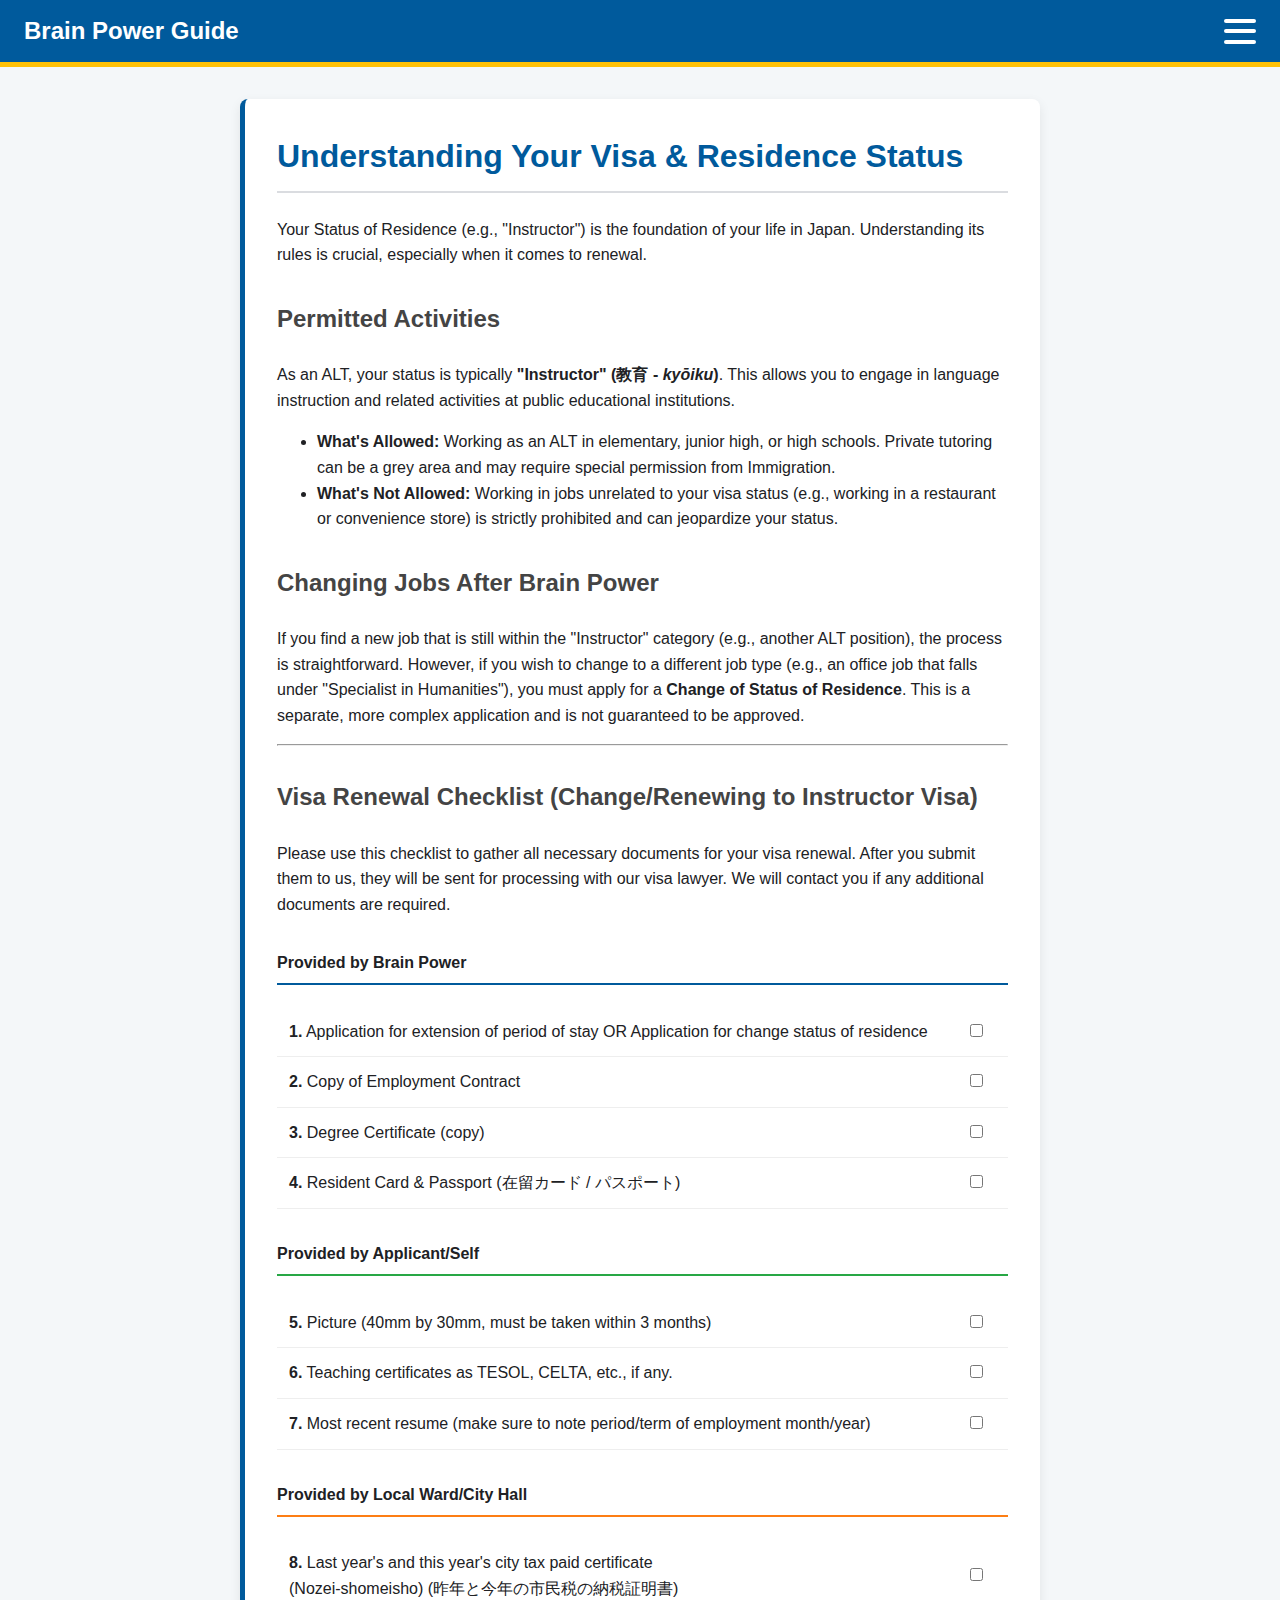
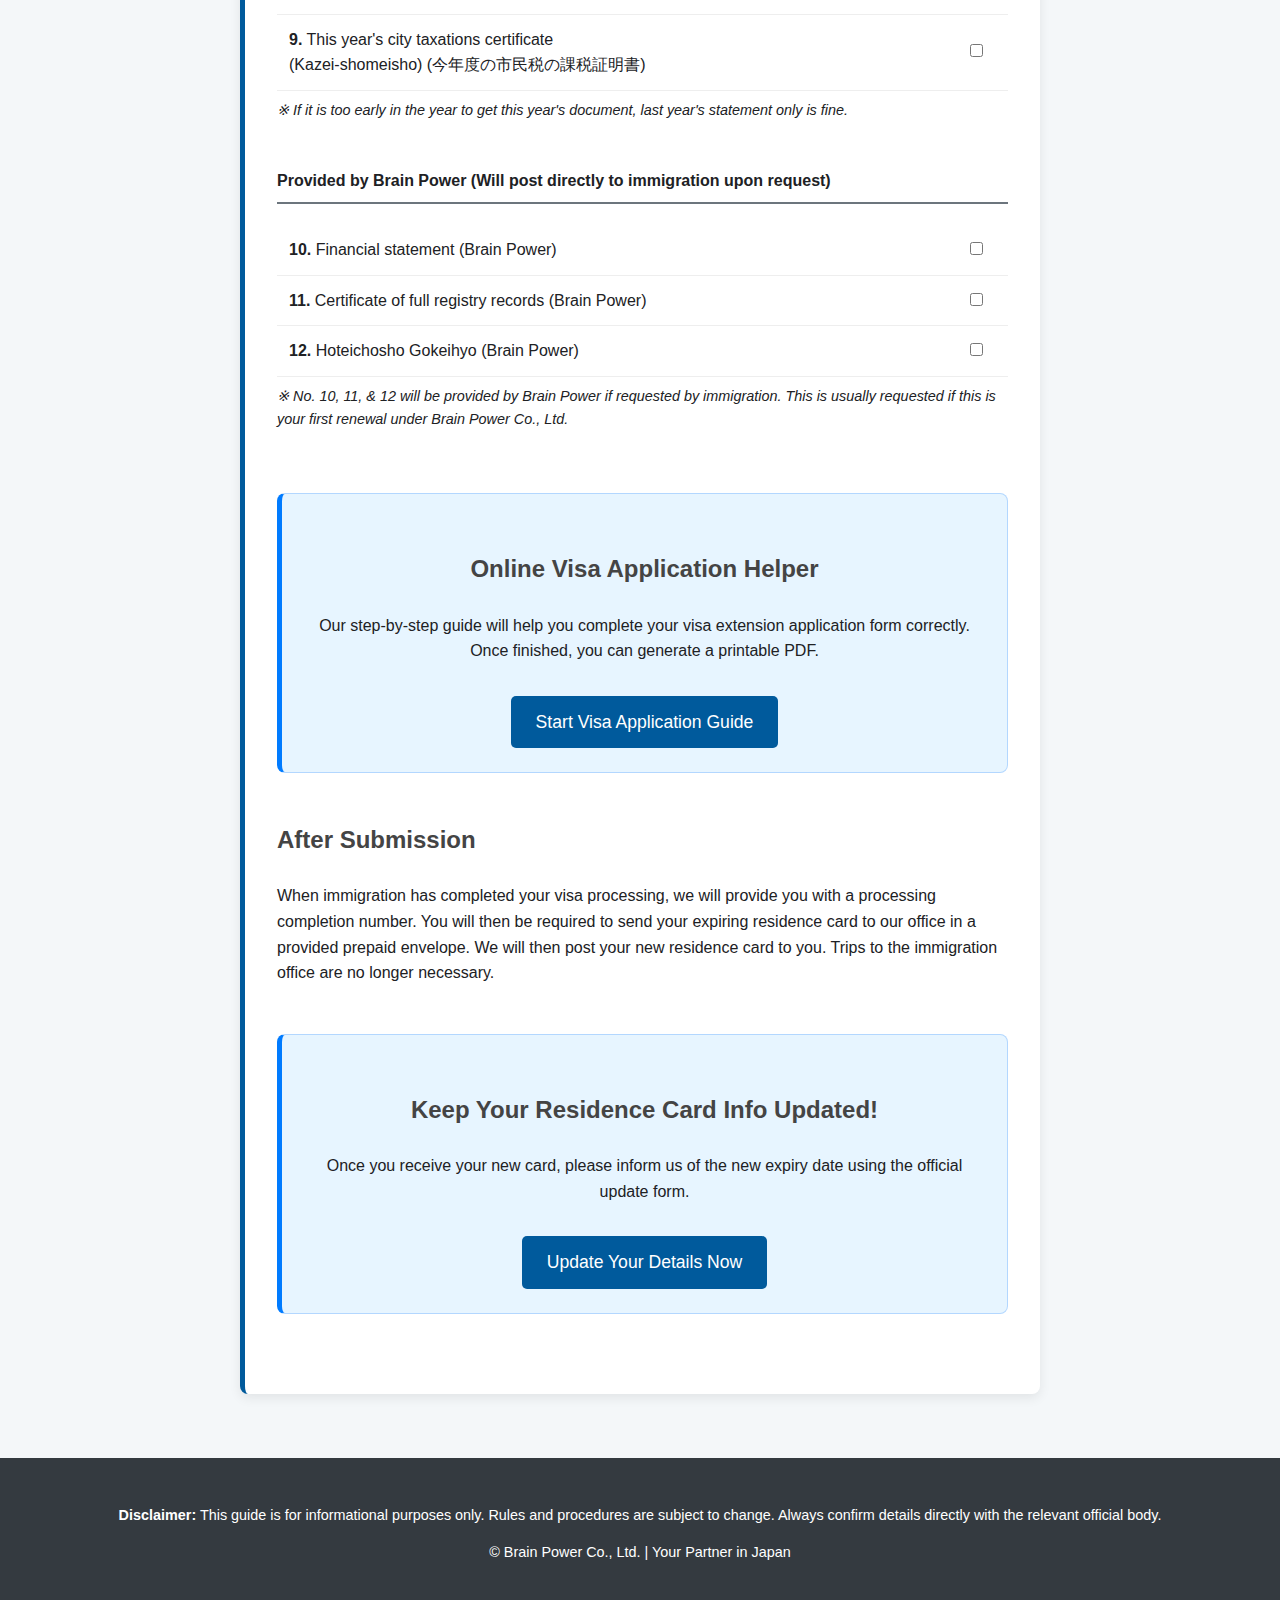
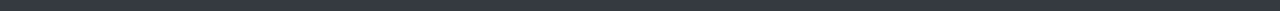
<file: visa-info.html>
<!DOCTYPE html>
<html lang="en">
<head>
    <meta charset="UTF-8">
    <meta name="viewport" content="width=device-width, initial-scale=1.0">
    <title>Visa & Residence Status - Brain Power Guide</title>
    <link rel="stylesheet" href="style.css" media="screen">
    <link rel="stylesheet" href="print.css" media="print">
</head>
<body>
    <header class="no-print">
        <div class="header-content">
            <a href="index.html" class="logo-link"><h1>Brain Power Guide</h1></a>
            <button class="hamburger-btn" id="hamburgerBtn" aria-label="Open Navigation Menu">
                <span></span>
                <span></span>
                <span></span>
            </button>
        </div>
        <nav class="mobile-nav" id="mobileNav">
            <a href="visa-info.html" class="active">Visa Info</a>
            <a href="taxes.html">Taxes</a>
            <a href="hello-work.html">Hello Work</a>
            <a href="budgeting.html">Budgeting</a>
            <a href="alt-handbook.html">ALT Handbook</a>
            <a href="lesson-architect.html">Lesson Architect</a>
            <a href="PR-calculator.html">PR Calculator</a>
            <a href="emergency.html">Emergency</a>
            <a href="glossary.html">Glossary</a>
        </nav>
    </header>

    <main class="content-container">
        <section id="visa" class="step">
            <h2>Understanding Your Visa & Residence Status</h2>
            <p>Your Status of Residence (e.g., "Instructor") is the foundation of your life in Japan. Understanding its rules is crucial, especially when it comes to renewal.</p>

            <h3>Permitted Activities</h3>
            <p>As an ALT, your status is typically <strong>"Instructor" (教育 - <em>kyōiku</em>)</strong>. This allows you to engage in language instruction and related activities at public educational institutions.</p>
            <ul>
                <li><strong>What's Allowed:</strong> Working as an ALT in elementary, junior high, or high schools. Private tutoring can be a grey area and may require special permission from Immigration.</li>
                <li><strong>What's Not Allowed:</strong> Working in jobs unrelated to your visa status (e.g., working in a restaurant or convenience store) is strictly prohibited and can jeopardize your status.</li>
            </ul>

            <h3>Changing Jobs After Brain Power</h3>
            <p>If you find a new job that is still within the "Instructor" category (e.g., another ALT position), the process is straightforward. However, if you wish to change to a different job type (e.g., an office job that falls under "Specialist in Humanities"), you must apply for a <strong>Change of Status of Residence</strong>. This is a separate, more complex application and is not guaranteed to be approved.</p>

            <hr class="section-divider">

            <h3>Visa Renewal Checklist (Change/Renewing to Instructor Visa)</h3>
            <p>Please use this checklist to gather all necessary documents for your visa renewal. After you submit them to us, they will be sent for processing with our visa lawyer. We will contact you if any additional documents are required.</p>
            
            <div class="visa-checklist-container">
                <!-- Provided by Brain Power -->
                <div class="provider-group power">
                    <h4>Provided by Brain Power</h4>
                    <table>
                        <tr>
                            <td><strong>1.</strong> Application for extension of period of stay OR Application for change status of residence</td>
                            <td class="checkbox-cell"><input type="checkbox"></td>
                        </tr>
                        <tr>
                            <td><strong>2.</strong> Copy of Employment Contract</td>
                            <td class="checkbox-cell"><input type="checkbox"></td>
                        </tr>
                        <tr>
                            <td><strong>3.</strong> Degree Certificate (copy)</td>
                            <td class="checkbox-cell"><input type="checkbox"></td>
                        </tr>
                        <tr>
                            <td><strong>4.</strong> Resident Card & Passport (在留カード / パスポート)</td>
                            <td class="checkbox-cell"><input type="checkbox"></td>
                        </tr>
                    </table>
                </div>

                <!-- Provided by Applicant/Self -->
                <div class="provider-group self">
                    <h4>Provided by Applicant/Self</h4>
                    <table>
                        <tr>
                            <td><strong>5.</strong> Picture (40mm by 30mm, must be taken within 3 months)</td>
                            <td class="checkbox-cell"><input type="checkbox"></td>
                        </tr>
                        <tr>
                            <td><strong>6.</strong> Teaching certificates as TESOL, CELTA, etc., if any.</td>
                            <td class="checkbox-cell"><input type="checkbox"></td>
                        </tr>
                        <tr>
                            <td><strong>7.</strong> Most recent resume (make sure to note period/term of employment month/year)</td>
                            <td class="checkbox-cell"><input type="checkbox"></td>
                        </tr>
                    </table>
                </div>

                <!-- Provided by Local Ward/City Hall -->
                <div class="provider-group city">
                    <h4>Provided by Local Ward/City Hall</h4>
                    <table>
                        <tr>
                            <td><strong>8.</strong> Last year's and this year's city tax paid certificate<br>(Nozei-shomeisho) (昨年と今年の市民税の納税証明書)</td>
                            <td class="checkbox-cell"><input type="checkbox"></td>
                        </tr>
                        <tr>
                            <td><strong>9.</strong> This year's city taxations certificate<br>(Kazei-shomeisho) (今年度の市民税の課税証明書)</td>
                            <td class="checkbox-cell"><input type="checkbox"></td>
                        </tr>
                    </table>
                    <p class="note">※ If it is too early in the year to get this year's document, last year's statement only is fine.</p>
                </div>

                <!-- Provided by Brain Power (Upon Request) -->
                <div class="provider-group power-request">
                    <h4>Provided by Brain Power (Will post directly to immigration upon request)</h4>
                    <table>
                        <tr>
                            <td><strong>10.</strong> Financial statement (Brain Power)</td>
                            <td class="checkbox-cell"><input type="checkbox"></td>
                        </tr>
                        <tr>
                            <td><strong>11.</strong> Certificate of full registry records (Brain Power)</td>
                            <td class="checkbox-cell"><input type="checkbox"></td>
                        </tr>
                        <tr>
                            <td><strong>12.</strong> Hoteichosho Gokeihyo (Brain Power)</td>
                            <td class="checkbox-cell"><input type="checkbox"></td>
                        </tr>
                    </table>
                    <p class="note">※ No. 10, 11, & 12 will be provided by Brain Power if requested by immigration. This is usually requested if this is your first renewal under Brain Power Co., Ltd.</p>
                </div>
            </div>

            <div class="update-info-box">
                <h3>Online Visa Application Helper</h3>
                <p>Our step-by-step guide will help you complete your visa extension application form correctly. Once finished, you can generate a printable PDF.</p>
                <a href="https://don-bp.github.io/work-visa-application-guide/" class="cta-button" target="_blank">Start Visa Application Guide</a>
            </div>

            <h3>After Submission</h3>
            <p>When immigration has completed your visa processing, we will provide you with a processing completion number. You will then be required to send your expiring residence card to our office in a provided prepaid envelope. We will then post your new residence card to you. Trips to the immigration office are no longer necessary.</p>

            <div class="update-info-box">
                <h3>Keep Your Residence Card Info Updated!</h3>
                <p>Once you receive your new card, please inform us of the new expiry date using the official update form.</p>
                <a href="https://docs.google.com/forms/d/e/1FAIpQLSfTLwVQkudsTf8jDr9Bbs0qkGKtDs-YKwrMBYuPWJoqcVSAxA/viewform?usp=header" class="cta-button" target="_blank">Update Your Details Now</a>
            </div>
        </section>
    </main>

    <footer class="no-print">
        <p><strong>Disclaimer:</strong> This guide is for informational purposes only. Rules and procedures are subject to change. Always confirm details directly with the relevant official body.</p>
        <p>© Brain Power Co., Ltd. | Your Partner in Japan</p>
    </footer>

    <script src="script.js"></script>
</body>
</html>
</file>
<file: style.css>
/* style.css - Combined and Final Stylesheet */

/* --- :root Variables & Base Styles --- */
:root {
    --primary-color: #005A9C;
    --secondary-color: #f1f3f4;
    --highlight-bg: #FFC107;
    --warning-color: #d9534f;
    --text-color: #202124;
    --bg-color: #f4f7f9;
    --border-color: #dadce0;
}

html { scroll-behavior: smooth; }
body {
    font-family: -apple-system, BlinkMacSystemFont, "Segoe UI", Roboto, "Helvetica Neue", Arial, sans-serif;
    line-height: 1.6;
    margin: 0;
    padding: 0;
    background-color: var(--bg-color);
    color: var(--text-color);
    display: flex;
    flex-direction: column;
    min-height: 100vh;
}

/* --- Global Header & Hamburger Navigation --- */
header {
    background-color: var(--primary-color);
    color: white;
    padding: 0.75rem 1.5rem;
    border-bottom: 5px solid var(--highlight-bg);
    flex-shrink: 0;
    position: sticky;
    top: 0;
    z-index: 1001;
}
.header-content {
    max-width: 1400px;
    margin: 0 auto;
    display: flex;
    justify-content: space-between;
    align-items: center;
}
.logo-link { text-decoration: none; color: white; }
header h1 { margin: 0; font-size: 1.5rem; }

.hamburger-btn {
    display: flex;
    flex-direction: column;
    justify-content: space-around;
    width: 2rem;
    height: 2rem;
    background: transparent;
    border: none;
    cursor: pointer;
    padding: 0;
    z-index: 1002;
}
.hamburger-btn span {
    width: 2rem;
    height: 0.25rem;
    background: white;
    border-radius: 10px;
    transition: all 0.3s ease-in-out;
    position: relative;
    transform-origin: 1px;
}
.hamburger-btn.open span:nth-child(1) { transform: rotate(45deg); }
.hamburger-btn.open span:nth-child(2) { opacity: 0; transform: translateX(20px); }
.hamburger-btn.open span:nth-child(3) { transform: rotate(-45deg); }

.mobile-nav {
    display: flex;
    flex-direction: column;
    justify-content: flex-start;
    background: var(--primary-color);
    height: 100vh;
    text-align: left;
    padding: 5rem 2rem 2rem 2rem;
    position: fixed;
    top: 0;
    right: -100%;
    width: 100%;
    max-width: 300px;
    transition: right 0.3s ease-in-out;
    z-index: 1000;
    box-shadow: -5px 0 15px rgba(0,0,0,0.2);
    overflow-y: auto;
}
.mobile-nav.open { right: 0; }
.mobile-nav a {
    font-size: 1.3rem;
    padding: 0.6rem 0;
    font-weight: bold;
    color: white;
    text-decoration: none;
    transition: color 0.3s linear;
}
.mobile-nav a:hover { color: var(--highlight-bg); }
.mobile-nav a.active { color: var(--highlight-bg); font-style: italic; }

/* --- Global Footer --- */
footer {
    text-align: center;
    padding: 2rem;
    margin-top: auto;
    background-color: #343a40;
    color: white;
    font-size: 0.9rem;
    flex-shrink: 0;
}

/* --- Generic Page Content Styles --- */
.content-container { max-width: 800px; margin: 2rem auto; padding: 0 1rem; flex-grow: 1; }
.step { background-color: white; border-radius: 8px; padding: 2rem; margin-bottom: 2rem; box-shadow: 0 4px 12px rgba(0,0,0,0.08); border-left: 5px solid var(--primary-color); }
.step h2 { font-size: 2rem; color: var(--primary-color); margin-top: 0; border-bottom: 2px solid var(--border-color); padding-bottom: 0.5rem; margin-bottom: 1.5rem; }
.step h3 { font-size: 1.5rem; color: #444; margin-top: 2rem; }
.company-info { text-align: center; }
.doc-item { border-top: 1px solid var(--border-color); padding-top: 1rem; margin-top: 1rem; }
.doc-item:first-child { border-top: none; }
.styled-table { width:100%; border-collapse:collapse; margin:2rem 0; font-size:.95rem; }
.styled-table th, .styled-table td { border:1px solid #ddd; padding:12px; text-align:left; }
.styled-table th { background-color:var(--secondary-color); font-weight:bold; }
.page-checklist { background-color:#f8f9fa; border:1px solid #dee2e6; padding:1.5rem; border-radius:8px; margin:2rem 0; }
.page-checklist h4 { margin-top:0; color:var(--primary-color); }
.page-checklist table { width: 100%; border-collapse: collapse; }
.page-checklist td { padding: 8px; border-bottom: 1px solid #e9ecef; }
.page-checklist td.checkbox-cell { width: 40px; text-align: center; }
.page-checklist input[type="checkbox"] { transform: scale(1.2); }

/* FIX: Responsive Table Wrapper */
.table-responsive-wrapper {
    overflow-x: auto;
    width: 100%;
    -webkit-overflow-scrolling: touch; /* Smooth scrolling on iOS */
}
/* FIX: Give tables inside the wrapper a min-width to force scrolling */
.table-responsive-wrapper .styled-table {
    min-width: 600px;
}

/* --- ALT Handbook Page Specific Styles --- */
.alt-handbook-container { max-width: 100%; padding: 0; margin: 0; flex-grow: 1; }
.alt-handbook-container .main-content { display: flex; overflow: hidden; height: calc(100vh - 85px); }
.sidebar { width: 280px; background-color: var(--secondary-color); padding: 15px; overflow-y: auto; border-right: 1px solid var(--border-color); flex-shrink: 0; }
.sidebar h2 { font-size: 1.1rem; color: var(--text-color); margin-top: 0; padding-bottom: 10px; margin-bottom: 10px; border-bottom: 1px solid var(--border-color); }
.sidebar .search-container { margin-bottom: 1rem; display: flex; flex-direction: column; gap: 0.5rem; }
#searchInput { width: 100%; padding: 8px; border: 1px solid var(--border-color); border-radius: 4px; }
#searchNav { display: flex; justify-content: space-between; align-items: center; }
#searchNav button { padding: 4px 8px; }
.sidebar ul { list-style: none; padding: 0; }
.sidebar li a { display: block; padding: 10px 12px; border-radius: 4px; color: #5f6368; margin-bottom: 5px; text-decoration: none; }
.sidebar li a.active, .sidebar li a:hover { background-color: var(--primary-color); color: white; }
.content { flex-grow: 1; padding: 20px 30px; overflow-y: auto; scroll-behavior: smooth; position: relative;}
.searchable-section { padding-bottom: 1em; margin-bottom: 2em; border-bottom: 1px dashed var(--border-color); }
.accordion-trigger { background-color: #f1f3f4; color: var(--text-color); cursor: pointer; padding: 12px 18px; width: 100%; text-align: left; border: 1px solid var(--border-color); outline: none; font-size: 1rem; transition: background-color 0.3s; }
.accordion-trigger.active, .accordion-trigger:hover { background-color: #e0e0e0; }
.accordion-panel { padding: 0 18px; background-color: white; overflow: hidden; max-height: 0; transition: max-height 0.3s ease-out; border: 1px solid var(--border-color); border-top: none;}
.accordion-panel.show { padding: 18px; }
.search-highlight { background-color: var(--highlight-bg); color: #000; font-weight: bold; border-radius: 3px;}
.current-highlight { outline: 2px solid var(--warning-color); outline-offset: 2px; }
#backToTopBtn { display: none; position: fixed; bottom: 20px; right: 30px; z-index: 99; background-color: var(--primary-color); color: white; border: none; cursor: pointer; padding: 15px; border-radius: 50%; opacity: 0.8;}
#backToTopBtn.show { display: block; }

/* FIX: ALT Handbook Responsive Sidebar Toggle Button */
.sidebar-toggle-btn {
    display: none;
    position: fixed;
    top: 95px;
    left: 10px;
    z-index: 1003;
    background-color: var(--primary-color);
    color: white;
    border: 1px solid white;
    padding: 8px 12px;
    border-radius: 5px;
    font-size: 1rem;
    cursor: pointer;
    box-shadow: 0 2px 5px rgba(0,0,0,0.2);
}

/* --- HSP Calculator Page Styles --- */
.calculator-container { max-width: 900px; margin: 2rem auto; padding: 25px; background-color: white; border-radius: 8px; box-shadow: 0 0 15px rgba(0,0,0,0.1); }
.calculator-container h1 { color: var(--primary-color); font-size: 1.8em; margin-bottom: 15px; padding-bottom: 10px; border-bottom: 2px solid var(--primary-color); }
.category { margin-bottom: 30px; padding: 20px; border: 1px solid #ddd; border-radius: 5px; background-color: #fdfdfd; }
.category h2 { font-size: 1.3rem; color: #333; margin-bottom: 1rem; border-bottom: 1px solid #eee; padding-bottom: 0.5rem;}
.criterion { margin-bottom: 15px; display: flex; align-items: center; gap: 10px; position: relative;}
.criterion label { font-size: 1rem; }
.criterion .points { margin-left: auto; font-weight: bold; color: var(--primary-color); }
.criterion input[type="radio"], .criterion input[type="checkbox"] { width: auto; transform: scale(1.2); }
#annual_salary { width: auto; flex-grow: 1;}
.help-btn { background: #e9ecef; border: 1px solid #ced4da; color: #495057; border-radius: 50%; width: 22px; height: 22px; cursor: pointer; font-weight: bold; line-height: 20px; text-align: center; }
.help-bubble { display: none; position: absolute; top: 100%; left: 20px; background: #fff; border: 1px solid #ced4da; padding: 10px; border-radius: 5px; box-shadow: 0 2px 5px rgba(0,0,0,0.1); z-index: 10; width: 90%; font-size: 0.9em; }
.help-bubble.show { display: block; }
.alt-guidance { margin-top: 2rem; padding: 1.5rem; background-color: #e9f5ff; border-left: 5px solid #007bff; }
.score-display { margin-top: 40px; padding: 25px; background-color: #e9ecef; border-radius: 8px; text-align: center; }
#totalScore { font-size: 3em; font-weight: 700; }
#eligibilityMessage { font-size: 1.1em; font-weight: 700; margin-top: 0.5rem;}
.disclaimer { margin-top: 40px; font-size: 0.8em; color: #6c757d; text-align: center; border-top: 1px solid #e9ecef; padding-top: 20px; }


/* --- Shared Helper/Component Styles --- */
.emergency-section { border-left-color: var(--warning-color); }
.emergency-section h2 { color: var(--warning-color); }
.emergency-grid { display: grid; grid-template-columns: repeat(auto-fit, minmax(200px, 1fr)); gap: 1rem; text-align: center; margin: 2rem 0; }
.emergency-item { background-color: #f9f9f9; padding: 1rem; border-radius: 8px; border: 1px solid #eee; }
.emergency-number { font-size: 2rem; font-weight: bold; color: var(--warning-color); }
.address-field { background-color: #f4f4f4; border: 1px dashed #ccc; padding: 1rem; min-height: 50px; word-break: break-all; }
.glossary-list dt { font-weight: bold; color: var(--primary-color); margin-top: 1rem; }
.glossary-list dd { margin-left: 0; padding-left: 1rem; border-left: 3px solid var(--border-color); }
.update-info-box { background-color:#e7f5ff; border:1px solid #b3d7ff; border-left:5px solid #007bff; padding:1.5rem 2rem; margin:3rem 0; border-radius:8px; text-align:center; }
.cta-button { display:inline-block; background-color:var(--primary-color); color:white; padding:12px 25px; font-size:1.1rem; text-decoration:none; border-radius:5px; margin-top:1rem; }
.clarification-box { background-color:#fdf5f5; border:1px solid var(--warning-color); border-left-width:5px; padding:1.5rem; margin:2rem 0; border-radius:8px; }
.japanese-phrase { background-color:#eee; padding:1rem; border-radius:5px; margin-top:1rem; }
.info-trigger { color:var(--primary-color); cursor:pointer; font-weight:bold; border-bottom:2px dotted var(--primary-color); }
.modal { display:none; position:fixed; z-index:1010; left:0; top:0; width:100%; height:100%; overflow:auto; background-color:rgba(0,0,0,.6); }
.modal-content { background-color:#fff; margin:15% auto; padding:30px; border-radius:8px; max-width:500px; width:90%; position:relative; }
.close-button { color:#aaa; float:right; font-size:28px; font-weight:700; position:absolute; top:10px; right:20px; cursor: pointer; }
.visa-checklist-container { display: flex; flex-direction: column; gap: 2rem; margin-top: 2rem; }
.provider-group h4 { margin-top: 0; border-bottom: 2px solid; padding-bottom: .5rem; }
.provider-group.power h4 { border-color: var(--primary-color); }
.provider-group.self h4 { border-color: #28a745; }
.provider-group.city h4 { border-color: #fd7e14; }
.provider-group.power-request h4 { border-color: #6c757d; }
.provider-group table { width: 100%; border-collapse: collapse; }
.provider-group td { padding: .75rem; border-bottom: 1px solid #eee; }
.provider-group .checkbox-cell { width: 40px; text-align: center; }
.provider-group .note { font-size: 0.9em; font-style: italic; margin-top: .5rem; }

/* --- Budgeting Page: Calculator Styles --- */
.budget-calculator-container { margin-top: 2rem; }
.budget-calculator-container h3 { color: var(--primary-color); border-bottom: 2px solid var(--secondary-color); padding-bottom: 0.5rem; }
.budget-form { display: grid; grid-template-columns: 1fr; gap: 1rem; margin-top: 1rem; }
.budget-input-group { display: flex; flex-wrap: wrap; align-items: center; gap: 10px; }
.budget-input-group label { flex-basis: 180px; font-weight: bold; }
.budget-input-group input { flex-grow: 1; padding: 8px; border: 1px solid var(--border-color); border-radius: 4px; }
.budget-totals { margin-top: 2rem; padding: 1.5rem; background-color: var(--secondary-color); border-radius: 8px; }
.budget-totals div { display: flex; justify-content: space-between; font-size: 1.2rem; margin-bottom: 0.5rem; }
.budget-totals .total-label { font-weight: bold; }
.budget-totals .total-amount { font-weight: bold; }
#total-expenses { color: var(--warning-color); }
#remaining-income { color: #28a745; }


/* --- LESSON ARCHITECT PAGE STYLES --- */
.lesson-architect-container { max-width: 900px; margin: 2rem auto; padding: 25px; background-color: #fafafa; border-radius: 8px; box-shadow: 0 0 15px rgba(0,0,0,0.1); }
.lesson-architect-container h1 { color: #343a40; font-size: 1.8em; margin-bottom: 15px; padding-bottom: 10px; border-bottom: 2px solid var(--primary-color); }
.lesson-architect-container .phase-section { margin-bottom: 30px; padding: 20px; border: 1px solid #ddd; border-radius: 5px; background-color: #fff; }
.lesson-architect-container .form-group { margin-bottom: 18px; position: relative; }
.lesson-architect-container .form-group > label { display: block; margin-bottom: 6px; font-weight: bold; color: #495057; }
.lesson-architect-container input, .lesson-architect-container select, .lesson-architect-container textarea { width: 100%; padding: 9px; border: 1px solid #ced4da; border-radius: 4px; box-sizing: border-box; }
.lesson-architect-container .phase-section h2 { color: #0056b3; border-bottom: 2px solid #0056b3; font-size: 1.3em; margin-top: 0; margin-bottom: 20px; }
.lesson-architect-container p.section-subtitle { margin-top: -15px; margin-bottom: 15px; font-style: italic; color: #555; }
.lesson-architect-container .teacher-info .form-group.teacher-role-group { display: flex; align-items: center; margin-bottom: 10px; gap: 10px; }
.lesson-architect-container .teacher-info .form-group.teacher-role-group > label:first-child { min-width: 80px; }
.lesson-architect-container .teacher-info input[type="text"].teacher-name-input { flex-grow: 1; }
.lesson-architect-container .role-selector { display: flex; gap: 15px; }
.lesson-architect-container .role-selector input[type="radio"] { width: auto; margin-right: 4px; }
.lesson-architect-container .role-selector label.radio-label { font-weight: normal; }
.lesson-architect-container .grade-class-group { display: flex; align-items: center; gap: 10px; }
.lesson-architect-container .grade-class-group #planGrade { flex: 2; }
.lesson-architect-container .grade-class-group #planClass { flex: 1; }
.lesson-architect-container .form-group .tooltip-icon { vertical-align: middle; }
.lesson-architect-container input[type="number"].time-input { width: 70px; display: inline-block; text-align: center; vertical-align: middle; }
.lesson-architect-container .lesson-stage { padding: 15px; margin-bottom: 18px; border: 1px solid #e0e0e0; border-radius: 4px; background-color: #fdfdfd; }
.lesson-architect-container .lesson-stage h3 { display: inline-block; margin: 0; }
.lesson-architect-container .lesson-stage > label { margin-top: 12px; display: block; font-weight: 500; }
.lesson-architect-container .tooltip-icon { display: inline-block; cursor: pointer; font-weight: bold; border: 1px solid; border-radius: 50%; width: 22px; height: 22px; text-align: center; line-height: 20px; font-size: 15px; margin-left: 5px; user-select: none; }
.lesson-architect-container .tooltip-icon.info { color: #007bff; border-color: #007bff; }
.lesson-architect-container .tooltip-icon.alt-role { color: #28a745; border-color: #28a745; }
.lesson-architect-container .tooltip-icon.jte-role { color: #fd7e14; border-color: #fd7e14; }
.lesson-architect-container .tooltip-icon.checklist-tip { font-size: 13px; width: 20px; height: 20px; line-height: 18px; color: #6c757d; border-color: #6c757d; }
.lesson-architect-container .tooltip-text { display: none; font-size: 0.9em; margin-top: 8px; padding: 12px; border-radius: 4px; background-color: #f0f0f0; border: 1px solid #ccc; box-shadow: 0 2px 5px rgba(0,0,0,0.1); }
.lesson-architect-container .tooltip-row { display: none; }
.lesson-architect-container .tooltip-text.show { display: block; }
.lesson-architect-container .tooltip-row.show { display: table-row; }
.lesson-architect-container .tooltip-text strong { color: #0056b3; }
.lesson-architect-container hr.section-divider { border: 0; height: 1px; background-color: #ddd; margin: 25px 0; }
.lesson-architect-container #time-allocation { margin-top: 15px; padding: 10px 15px; background-color: #e9f5ff; border: 1px solid #add8e6; border-radius: 4px; display: flex; justify-content: space-between; align-items: center; }
.lesson-architect-container #time-allocation strong { color: #0056b3; }
.lesson-architect-container .architect-checklist h4 { margin-top: 0; color:var(--primary-color); }
.lesson-architect-container .architect-checklist table { width: 100%; border-collapse: collapse; }
.lesson-architect-container .architect-checklist td { padding: 8px 5px; vertical-align: middle; }
.lesson-architect-container .architect-checklist tr:not(.tooltip-row) { border-bottom: 1px solid #f0f0f0; }
.lesson-architect-container .architect-checklist .checkbox-cell { width: 40px; text-align: center; }
.lesson-architect-container .architect-checklist input[type="checkbox"] { transform: scale(1.2); }
.lesson-architect-container .architect-checklist .tooltip-cell { width: 30px; text-align: right; }
.lesson-architect-container .reminder.final-reminder { color: #721c24; background-color: #ffebee; border-left: 4px solid #e57373; padding: 12px; margin-top: 20px; font-size: 0.9em; }
.lesson-architect-container .button-group { display: flex; gap: 1rem; margin-top: 25px; }
.lesson-architect-container .button-group button { flex-grow: 1; padding: 12px 15px; color: white; border: none; border-radius: 4px; cursor: pointer; font-size: 1em; font-weight: bold; }
.lesson-architect-container #generatePlanButton { background-color: #4CAF50; }
.lesson-architect-container #printPlanButton { background-color: #007bff; }
.lesson-architect-container #planSummaryOutput { width: 100%; font-family: 'Courier New', Courier, monospace; margin-top: 10px; padding: 10px; border-color: #ccc; min-height: 200px; }

/* --- Responsive Media Queries --- */
@media (max-width: 768px) {
    /* ALT Handbook sidebar behavior */
    .sidebar {
        position: fixed;
        left: 0;
        top: 85px; /* Adjust if header height changes */
        height: calc(100vh - 85px);
        transform: translateX(-100%);
        transition: transform 0.3s ease-in-out;
        z-index: 1002;
        box-shadow: 3px 0 10px rgba(0,0,0,0.2);
    }
    .sidebar.open {
        transform: translateX(0);
    }
    .sidebar-toggle-btn {
        display: block;
    }
    .alt-handbook-container .content {
        padding-left: 20px;
    }

    /* Budgeting form stacking */
    .budget-input-group {
        flex-direction: column;
        align-items: flex-start;
    }
    .budget-input-group label {
        flex-basis: auto; /* Allow label to take its own width */
    }
    
    /* Lesson Architect responsive forms */
    .lesson-architect-container .teacher-info .form-group.teacher-role-group,
    .lesson-architect-container .grade-class-group {
        flex-direction: column;
        align-items: stretch;
    }
    .lesson-architect-container .teacher-info .form-group.teacher-role-group .role-selector {
        margin-top: 10px;
        justify-content: space-around;
    }
}
</file>
<file: print.css>
/* print.css */

@media print {
    body {
        font-family: 'Times New Roman', Times, serif;
        color: #000;
        background-color: #fff;
        font-size: 10pt;
    }

    /* Hide non-essential elements */
    .no-print, header, footer, .modal, .info-trigger, .update-info-box .cta-button, .sidebar, .search-container, #backToTopBtn, .tooltip-icon, .hamburger-btn, .mobile-nav, .tooltip-text, .tooltip-row {
        display: none !important;
    }

    /* Reset main layout for printing */
    .content-container, .alt-handbook-container .main-content, .calculator-container, .lesson-architect-container, .content {
        max-width: 100%;
        margin: 0;
        padding: 0;
        box-shadow: none;
        border: none;
        height: auto !important;
        overflow: visible !important;
    }

    .step, .phase-section {
        box-shadow: none;
        border: 1px solid #ccc;
        border-left-width: 5px;
        padding: 1rem;
        page-break-inside: avoid; /* Try to keep sections from splitting across pages */
        margin-bottom: 1rem;
    }

    a { text-decoration: none; color: #000; }
    a[href^="http"]:after { content: " (" attr(href) ")"; font-size: 0.8rem; }

    .styled-table, .styled-table th, .styled-table td,
    .page-checklist table, .page-checklist td,
    .visa-checklist-container table, .visa-checklist-container td,
    .lesson-architect-container .architect-checklist table, .lesson-architect-container .architect-checklist td,
    .budget-calculator-container table, .budget-calculator-container td {
        border: 1px solid #666 !important;
        page-break-inside: avoid;
    }
    
    .page-checklist input[type="checkbox"] {
        display: inline-block;
        border: 1px solid #000;
        width: 12px;
        height: 12px;
        appearance: none; /* remove default appearance */
    }
     .page-checklist input[type="checkbox"]:checked::before {
        content: 'X';
        display: block;
        text-align: center;
        line-height: 12px;
        font-weight: bold;
    }

    /* Lesson Architect Specific Print Styles */
    .lesson-architect-container h1, .lesson-architect-container h2 {
        color: #000;
        border-bottom: 2px solid #000;
    }
    .lesson-architect-container .lesson-stage {
        border: 1px solid #999;
        margin-top: 1rem;
        page-break-inside: avoid;
    }
    /* Make form inputs and textareas visible with their content */
    .lesson-architect-container textarea, .lesson-architect-container input[type="text"], .lesson-architect-container input[type="date"] {
        display: block;
        border: 1px dotted #ccc;
        padding: 5px;
        width: 100%;
        background-color: #f9f9f9;
        -webkit-print-color-adjust: exact; /* Ensures background color prints */
        color-adjust: exact;
    }
    .lesson-architect-container input, .lesson-architect-container select {
        border: none;
        font-weight: bold;
    }
}
</file>
